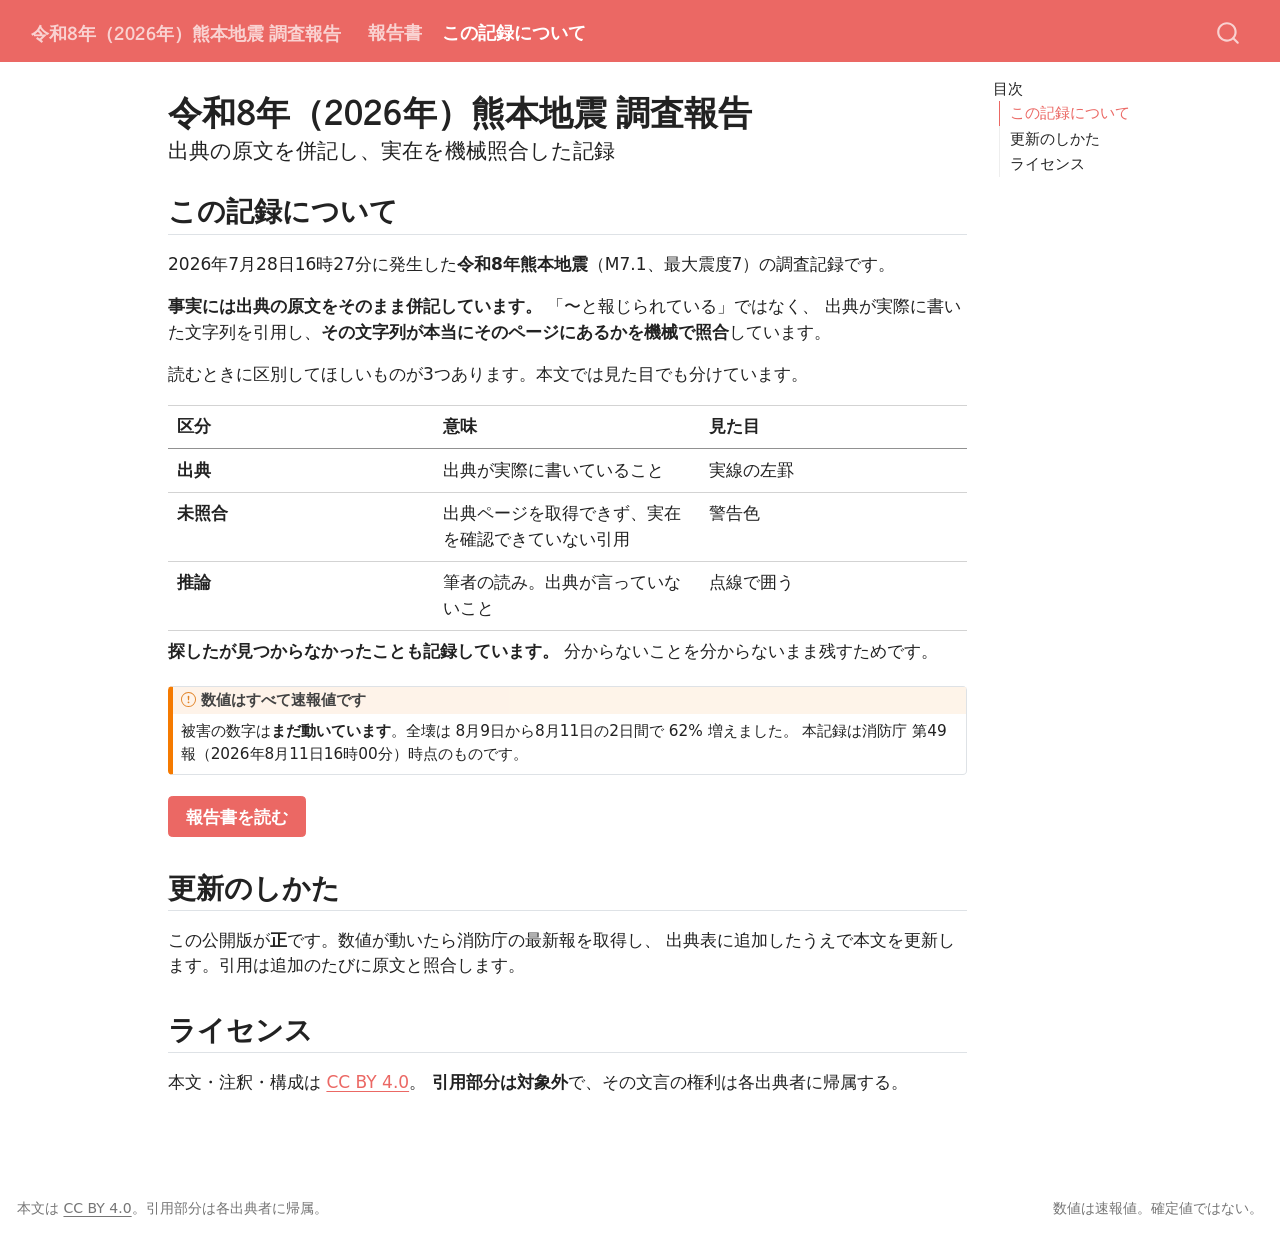
<file: docs/index.html>
<!DOCTYPE html>
<html xmlns="http://www.w3.org/1999/xhtml" lang="ja" xml:lang="ja"><head>

<meta charset="utf-8">
<meta name="generator" content="quarto-1.7.32">

<meta name="viewport" content="width=device-width, initial-scale=1.0, user-scalable=yes">


<title>令和8年（2026年）熊本地震 調査報告</title>
<style>
code{white-space: pre-wrap;}
span.smallcaps{font-variant: small-caps;}
div.columns{display: flex; gap: min(4vw, 1.5em);}
div.column{flex: auto; overflow-x: auto;}
div.hanging-indent{margin-left: 1.5em; text-indent: -1.5em;}
ul.task-list{list-style: none;}
ul.task-list li input[type="checkbox"] {
  width: 0.8em;
  margin: 0 0.8em 0.2em -1em; /* quarto-specific, see https://github.com/quarto-dev/quarto-cli/issues/4556 */ 
  vertical-align: middle;
}
</style>


<script src="site_libs/quarto-nav/quarto-nav.js"></script>
<script src="site_libs/quarto-nav/headroom.min.js"></script>
<script src="site_libs/clipboard/clipboard.min.js"></script>
<script src="site_libs/quarto-search/autocomplete.umd.js"></script>
<script src="site_libs/quarto-search/fuse.min.js"></script>
<script src="site_libs/quarto-search/quarto-search.js"></script>
<meta name="quarto:offset" content="./">
<script src="site_libs/quarto-html/quarto.js" type="module"></script>
<script src="site_libs/quarto-html/tabsets/tabsets.js" type="module"></script>
<script src="site_libs/quarto-html/popper.min.js"></script>
<script src="site_libs/quarto-html/tippy.umd.min.js"></script>
<script src="site_libs/quarto-html/anchor.min.js"></script>
<link href="site_libs/quarto-html/tippy.css" rel="stylesheet">
<link href="site_libs/quarto-html/quarto-syntax-highlighting-37eea08aefeeee20ff55810ff984fec1.css" rel="stylesheet" id="quarto-text-highlighting-styles">
<script src="site_libs/bootstrap/bootstrap.min.js"></script>
<link href="site_libs/bootstrap/bootstrap-icons.css" rel="stylesheet">
<link href="site_libs/bootstrap/bootstrap-4240be2a60f497847d7ca1c77201ac04.min.css" rel="stylesheet" append-hash="true" id="quarto-bootstrap" data-mode="light">
<script id="quarto-search-options" type="application/json">{
  "location": "navbar",
  "copy-button": false,
  "collapse-after": 3,
  "panel-placement": "end",
  "type": "overlay",
  "limit": 50,
  "keyboard-shortcut": [
    "f",
    "/",
    "s"
  ],
  "show-item-context": false,
  "language": {
    "search-no-results-text": "一致なし",
    "search-matching-documents-text": "一致した文書",
    "search-copy-link-title": "検索へのリンクをコピー",
    "search-hide-matches-text": "追加の検索結果を非表示",
    "search-more-match-text": "追加の検索結果",
    "search-more-matches-text": "追加の検索結果",
    "search-clear-button-title": "消去",
    "search-text-placeholder": "",
    "search-detached-cancel-button-title": "取消",
    "search-submit-button-title": "検索",
    "search-label": "サーチ"
  }
}</script>


</head>

<body class="nav-fixed quarto-light">

<div id="quarto-search-results"></div>
  <header id="quarto-header" class="headroom fixed-top">
    <nav class="navbar navbar-expand-lg " data-bs-theme="dark">
      <div class="navbar-container container-fluid">
      <div class="navbar-brand-container mx-auto">
    <a class="navbar-brand" href="./index.html">
    <span class="navbar-title">令和8年（2026年）熊本地震 調査報告</span>
    </a>
  </div>
            <div id="quarto-search" class="" title="サーチ"></div>
          <button class="navbar-toggler" type="button" data-bs-toggle="collapse" data-bs-target="#navbarCollapse" aria-controls="navbarCollapse" role="menu" aria-expanded="false" aria-label="ナビゲーションを切り替える" onclick="if (window.quartoToggleHeadroom) { window.quartoToggleHeadroom(); }">
  <span class="navbar-toggler-icon"></span>
</button>
          <div class="collapse navbar-collapse" id="navbarCollapse">
            <ul class="navbar-nav navbar-nav-scroll me-auto">
  <li class="nav-item">
    <a class="nav-link" href="./reports/kumamoto-2026/index.html"> 
<span class="menu-text">報告書</span></a>
  </li>  
  <li class="nav-item">
    <a class="nav-link active" href="./index.html" aria-current="page"> 
<span class="menu-text">この記録について</span></a>
  </li>  
</ul>
          </div> <!-- /navcollapse -->
            <div class="quarto-navbar-tools">
</div>
      </div> <!-- /container-fluid -->
    </nav>
</header>
<!-- content -->
<div id="quarto-content" class="quarto-container page-columns page-rows-contents page-layout-article page-navbar">
<!-- sidebar -->
<!-- margin-sidebar -->
    <div id="quarto-margin-sidebar" class="sidebar margin-sidebar">
        <nav id="TOC" role="doc-toc" class="toc-active">
    <h2 id="toc-title">目次</h2>
   
  <ul>
  <li><a href="#この記録について" id="toc-この記録について" class="nav-link active" data-scroll-target="#この記録について">この記録について</a></li>
  <li><a href="#更新のしかた" id="toc-更新のしかた" class="nav-link" data-scroll-target="#更新のしかた">更新のしかた</a></li>
  <li><a href="#ライセンス" id="toc-ライセンス" class="nav-link" data-scroll-target="#ライセンス">ライセンス</a></li>
  </ul>
</nav>
    </div>
<!-- main -->
<main class="content" id="quarto-document-content">

<header id="title-block-header" class="quarto-title-block default">
<div class="quarto-title">
<h1 class="title">令和8年（2026年）熊本地震 調査報告</h1>
<p class="subtitle lead">出典の原文を併記し、実在を機械照合した記録</p>
</div>



<div class="quarto-title-meta">

    
  
    
  </div>
  


</header>


<section id="この記録について" class="level2">
<h2 class="anchored" data-anchor-id="この記録について">この記録について</h2>
<p>2026年7月28日16時27分に発生した<strong>令和8年熊本地震</strong>（M7.1、最大震度7）の調査記録です。</p>
<p><strong>事実には出典の原文をそのまま併記しています。</strong> 「〜と報じられている」ではなく、 出典が実際に書いた文字列を引用し、<strong>その文字列が本当にそのページにあるかを機械で照合</strong>しています。</p>
<p>読むときに区別してほしいものが3つあります。本文では見た目でも分けています。</p>
<table class="caption-top table">
<colgroup>
<col style="width: 33%">
<col style="width: 33%">
<col style="width: 33%">
</colgroup>
<thead>
<tr class="header">
<th>区分</th>
<th>意味</th>
<th>見た目</th>
</tr>
</thead>
<tbody>
<tr class="odd">
<td><strong>出典</strong></td>
<td>出典が実際に書いていること</td>
<td>実線の左罫</td>
</tr>
<tr class="even">
<td><strong>未照合</strong></td>
<td>出典ページを取得できず、実在を確認できていない引用</td>
<td>警告色</td>
</tr>
<tr class="odd">
<td><strong>推論</strong></td>
<td>筆者の読み。出典が言っていないこと</td>
<td>点線で囲う</td>
</tr>
</tbody>
</table>
<p><strong>探したが見つからなかったことも記録しています。</strong> 分からないことを分からないまま残すためです。</p>
<div class="callout callout-style-default callout-important callout-titled">
<div class="callout-header d-flex align-content-center">
<div class="callout-icon-container">
<i class="callout-icon"></i>
</div>
<div class="callout-title-container flex-fill">
数値はすべて速報値です
</div>
</div>
<div class="callout-body-container callout-body">
<p>被害の数字は<strong>まだ動いています</strong>。全壊は 8月9日から8月11日の2日間で 62% 増えました。 本記録は消防庁 第49報（2026年8月11日16時00分）時点のものです。</p>
</div>
</div>
<p><a href="./reports/kumamoto-2026/index.html" class="btn btn-primary">報告書を読む</a></p>
</section>
<section id="更新のしかた" class="level2">
<h2 class="anchored" data-anchor-id="更新のしかた">更新のしかた</h2>
<p>この公開版が<strong>正</strong>です。数値が動いたら消防庁の最新報を取得し、 出典表に追加したうえで本文を更新します。引用は追加のたびに原文と照合します。</p>
</section>
<section id="ライセンス" class="level2">
<h2 class="anchored" data-anchor-id="ライセンス">ライセンス</h2>
<p>本文・注釈・構成は <a href="https://creativecommons.org/licenses/by/4.0/">CC BY 4.0</a>。 <strong>引用部分は対象外</strong>で、その文言の権利は各出典者に帰属する。</p>


</section>

</main> <!-- /main -->
<script id="quarto-html-after-body" type="application/javascript">
  window.document.addEventListener("DOMContentLoaded", function (event) {
    const icon = "";
    const anchorJS = new window.AnchorJS();
    anchorJS.options = {
      placement: 'right',
      icon: icon
    };
    anchorJS.add('.anchored');
    const isCodeAnnotation = (el) => {
      for (const clz of el.classList) {
        if (clz.startsWith('code-annotation-')) {                     
          return true;
        }
      }
      return false;
    }
    const onCopySuccess = function(e) {
      // button target
      const button = e.trigger;
      // don't keep focus
      button.blur();
      // flash "checked"
      button.classList.add('code-copy-button-checked');
      var currentTitle = button.getAttribute("title");
      button.setAttribute("title", "コピーしました");
      let tooltip;
      if (window.bootstrap) {
        button.setAttribute("data-bs-toggle", "tooltip");
        button.setAttribute("data-bs-placement", "left");
        button.setAttribute("data-bs-title", "コピーしました");
        tooltip = new bootstrap.Tooltip(button, 
          { trigger: "manual", 
            customClass: "code-copy-button-tooltip",
            offset: [0, -8]});
        tooltip.show();    
      }
      setTimeout(function() {
        if (tooltip) {
          tooltip.hide();
          button.removeAttribute("data-bs-title");
          button.removeAttribute("data-bs-toggle");
          button.removeAttribute("data-bs-placement");
        }
        button.setAttribute("title", currentTitle);
        button.classList.remove('code-copy-button-checked');
      }, 1000);
      // clear code selection
      e.clearSelection();
    }
    const getTextToCopy = function(trigger) {
        const codeEl = trigger.previousElementSibling.cloneNode(true);
        for (const childEl of codeEl.children) {
          if (isCodeAnnotation(childEl)) {
            childEl.remove();
          }
        }
        return codeEl.innerText;
    }
    const clipboard = new window.ClipboardJS('.code-copy-button:not([data-in-quarto-modal])', {
      text: getTextToCopy
    });
    clipboard.on('success', onCopySuccess);
    if (window.document.getElementById('quarto-embedded-source-code-modal')) {
      const clipboardModal = new window.ClipboardJS('.code-copy-button[data-in-quarto-modal]', {
        text: getTextToCopy,
        container: window.document.getElementById('quarto-embedded-source-code-modal')
      });
      clipboardModal.on('success', onCopySuccess);
    }
      var localhostRegex = new RegExp(/^(?:http|https):\/\/localhost\:?[0-9]*\//);
      var mailtoRegex = new RegExp(/^mailto:/);
        var filterRegex = new RegExp("https:\/\/dobachi\.github\.io\/kumamoto-earthquake-2026-report\/");
      var isInternal = (href) => {
          return filterRegex.test(href) || localhostRegex.test(href) || mailtoRegex.test(href);
      }
      // Inspect non-navigation links and adorn them if external
     var links = window.document.querySelectorAll('a[href]:not(.nav-link):not(.navbar-brand):not(.toc-action):not(.sidebar-link):not(.sidebar-item-toggle):not(.pagination-link):not(.no-external):not([aria-hidden]):not(.dropdown-item):not(.quarto-navigation-tool):not(.about-link)');
      for (var i=0; i<links.length; i++) {
        const link = links[i];
        if (!isInternal(link.href)) {
          // undo the damage that might have been done by quarto-nav.js in the case of
          // links that we want to consider external
          if (link.dataset.originalHref !== undefined) {
            link.href = link.dataset.originalHref;
          }
        }
      }
    function tippyHover(el, contentFn, onTriggerFn, onUntriggerFn) {
      const config = {
        allowHTML: true,
        maxWidth: 500,
        delay: 100,
        arrow: false,
        appendTo: function(el) {
            return el.parentElement;
        },
        interactive: true,
        interactiveBorder: 10,
        theme: 'quarto',
        placement: 'bottom-start',
      };
      if (contentFn) {
        config.content = contentFn;
      }
      if (onTriggerFn) {
        config.onTrigger = onTriggerFn;
      }
      if (onUntriggerFn) {
        config.onUntrigger = onUntriggerFn;
      }
      window.tippy(el, config); 
    }
    const noterefs = window.document.querySelectorAll('a[role="doc-noteref"]');
    for (var i=0; i<noterefs.length; i++) {
      const ref = noterefs[i];
      tippyHover(ref, function() {
        // use id or data attribute instead here
        let href = ref.getAttribute('data-footnote-href') || ref.getAttribute('href');
        try { href = new URL(href).hash; } catch {}
        const id = href.replace(/^#\/?/, "");
        const note = window.document.getElementById(id);
        if (note) {
          return note.innerHTML;
        } else {
          return "";
        }
      });
    }
    const xrefs = window.document.querySelectorAll('a.quarto-xref');
    const processXRef = (id, note) => {
      // Strip column container classes
      const stripColumnClz = (el) => {
        el.classList.remove("page-full", "page-columns");
        if (el.children) {
          for (const child of el.children) {
            stripColumnClz(child);
          }
        }
      }
      stripColumnClz(note)
      if (id === null || id.startsWith('sec-')) {
        // Special case sections, only their first couple elements
        const container = document.createElement("div");
        if (note.children && note.children.length > 2) {
          container.appendChild(note.children[0].cloneNode(true));
          for (let i = 1; i < note.children.length; i++) {
            const child = note.children[i];
            if (child.tagName === "P" && child.innerText === "") {
              continue;
            } else {
              container.appendChild(child.cloneNode(true));
              break;
            }
          }
          if (window.Quarto?.typesetMath) {
            window.Quarto.typesetMath(container);
          }
          return container.innerHTML
        } else {
          if (window.Quarto?.typesetMath) {
            window.Quarto.typesetMath(note);
          }
          return note.innerHTML;
        }
      } else {
        // Remove any anchor links if they are present
        const anchorLink = note.querySelector('a.anchorjs-link');
        if (anchorLink) {
          anchorLink.remove();
        }
        if (window.Quarto?.typesetMath) {
          window.Quarto.typesetMath(note);
        }
        if (note.classList.contains("callout")) {
          return note.outerHTML;
        } else {
          return note.innerHTML;
        }
      }
    }
    for (var i=0; i<xrefs.length; i++) {
      const xref = xrefs[i];
      tippyHover(xref, undefined, function(instance) {
        instance.disable();
        let url = xref.getAttribute('href');
        let hash = undefined; 
        if (url.startsWith('#')) {
          hash = url;
        } else {
          try { hash = new URL(url).hash; } catch {}
        }
        if (hash) {
          const id = hash.replace(/^#\/?/, "");
          const note = window.document.getElementById(id);
          if (note !== null) {
            try {
              const html = processXRef(id, note.cloneNode(true));
              instance.setContent(html);
            } finally {
              instance.enable();
              instance.show();
            }
          } else {
            // See if we can fetch this
            fetch(url.split('#')[0])
            .then(res => res.text())
            .then(html => {
              const parser = new DOMParser();
              const htmlDoc = parser.parseFromString(html, "text/html");
              const note = htmlDoc.getElementById(id);
              if (note !== null) {
                const html = processXRef(id, note);
                instance.setContent(html);
              } 
            }).finally(() => {
              instance.enable();
              instance.show();
            });
          }
        } else {
          // See if we can fetch a full url (with no hash to target)
          // This is a special case and we should probably do some content thinning / targeting
          fetch(url)
          .then(res => res.text())
          .then(html => {
            const parser = new DOMParser();
            const htmlDoc = parser.parseFromString(html, "text/html");
            const note = htmlDoc.querySelector('main.content');
            if (note !== null) {
              // This should only happen for chapter cross references
              // (since there is no id in the URL)
              // remove the first header
              if (note.children.length > 0 && note.children[0].tagName === "HEADER") {
                note.children[0].remove();
              }
              const html = processXRef(null, note);
              instance.setContent(html);
            } 
          }).finally(() => {
            instance.enable();
            instance.show();
          });
        }
      }, function(instance) {
      });
    }
        let selectedAnnoteEl;
        const selectorForAnnotation = ( cell, annotation) => {
          let cellAttr = 'data-code-cell="' + cell + '"';
          let lineAttr = 'data-code-annotation="' +  annotation + '"';
          const selector = 'span[' + cellAttr + '][' + lineAttr + ']';
          return selector;
        }
        const selectCodeLines = (annoteEl) => {
          const doc = window.document;
          const targetCell = annoteEl.getAttribute("data-target-cell");
          const targetAnnotation = annoteEl.getAttribute("data-target-annotation");
          const annoteSpan = window.document.querySelector(selectorForAnnotation(targetCell, targetAnnotation));
          const lines = annoteSpan.getAttribute("data-code-lines").split(",");
          const lineIds = lines.map((line) => {
            return targetCell + "-" + line;
          })
          let top = null;
          let height = null;
          let parent = null;
          if (lineIds.length > 0) {
              //compute the position of the single el (top and bottom and make a div)
              const el = window.document.getElementById(lineIds[0]);
              top = el.offsetTop;
              height = el.offsetHeight;
              parent = el.parentElement.parentElement;
            if (lineIds.length > 1) {
              const lastEl = window.document.getElementById(lineIds[lineIds.length - 1]);
              const bottom = lastEl.offsetTop + lastEl.offsetHeight;
              height = bottom - top;
            }
            if (top !== null && height !== null && parent !== null) {
              // cook up a div (if necessary) and position it 
              let div = window.document.getElementById("code-annotation-line-highlight");
              if (div === null) {
                div = window.document.createElement("div");
                div.setAttribute("id", "code-annotation-line-highlight");
                div.style.position = 'absolute';
                parent.appendChild(div);
              }
              div.style.top = top - 2 + "px";
              div.style.height = height + 4 + "px";
              div.style.left = 0;
              let gutterDiv = window.document.getElementById("code-annotation-line-highlight-gutter");
              if (gutterDiv === null) {
                gutterDiv = window.document.createElement("div");
                gutterDiv.setAttribute("id", "code-annotation-line-highlight-gutter");
                gutterDiv.style.position = 'absolute';
                const codeCell = window.document.getElementById(targetCell);
                const gutter = codeCell.querySelector('.code-annotation-gutter');
                gutter.appendChild(gutterDiv);
              }
              gutterDiv.style.top = top - 2 + "px";
              gutterDiv.style.height = height + 4 + "px";
            }
            selectedAnnoteEl = annoteEl;
          }
        };
        const unselectCodeLines = () => {
          const elementsIds = ["code-annotation-line-highlight", "code-annotation-line-highlight-gutter"];
          elementsIds.forEach((elId) => {
            const div = window.document.getElementById(elId);
            if (div) {
              div.remove();
            }
          });
          selectedAnnoteEl = undefined;
        };
          // Handle positioning of the toggle
      window.addEventListener(
        "resize",
        throttle(() => {
          elRect = undefined;
          if (selectedAnnoteEl) {
            selectCodeLines(selectedAnnoteEl);
          }
        }, 10)
      );
      function throttle(fn, ms) {
      let throttle = false;
      let timer;
        return (...args) => {
          if(!throttle) { // first call gets through
              fn.apply(this, args);
              throttle = true;
          } else { // all the others get throttled
              if(timer) clearTimeout(timer); // cancel #2
              timer = setTimeout(() => {
                fn.apply(this, args);
                timer = throttle = false;
              }, ms);
          }
        };
      }
        // Attach click handler to the DT
        const annoteDls = window.document.querySelectorAll('dt[data-target-cell]');
        for (const annoteDlNode of annoteDls) {
          annoteDlNode.addEventListener('click', (event) => {
            const clickedEl = event.target;
            if (clickedEl !== selectedAnnoteEl) {
              unselectCodeLines();
              const activeEl = window.document.querySelector('dt[data-target-cell].code-annotation-active');
              if (activeEl) {
                activeEl.classList.remove('code-annotation-active');
              }
              selectCodeLines(clickedEl);
              clickedEl.classList.add('code-annotation-active');
            } else {
              // Unselect the line
              unselectCodeLines();
              clickedEl.classList.remove('code-annotation-active');
            }
          });
        }
    const findCites = (el) => {
      const parentEl = el.parentElement;
      if (parentEl) {
        const cites = parentEl.dataset.cites;
        if (cites) {
          return {
            el,
            cites: cites.split(' ')
          };
        } else {
          return findCites(el.parentElement)
        }
      } else {
        return undefined;
      }
    };
    var bibliorefs = window.document.querySelectorAll('a[role="doc-biblioref"]');
    for (var i=0; i<bibliorefs.length; i++) {
      const ref = bibliorefs[i];
      const citeInfo = findCites(ref);
      if (citeInfo) {
        tippyHover(citeInfo.el, function() {
          var popup = window.document.createElement('div');
          citeInfo.cites.forEach(function(cite) {
            var citeDiv = window.document.createElement('div');
            citeDiv.classList.add('hanging-indent');
            citeDiv.classList.add('csl-entry');
            var biblioDiv = window.document.getElementById('ref-' + cite);
            if (biblioDiv) {
              citeDiv.innerHTML = biblioDiv.innerHTML;
            }
            popup.appendChild(citeDiv);
          });
          return popup.innerHTML;
        });
      }
    }
  });
  </script>
</div> <!-- /content -->
<footer class="footer">
  <div class="nav-footer">
    <div class="nav-footer-left">
<p>本文は <a href="https://creativecommons.org/licenses/by/4.0/">CC BY 4.0</a>。引用部分は各出典者に帰属。</p>
</div>   
    <div class="nav-footer-center">
      &nbsp;
    </div>
    <div class="nav-footer-right">
<p>数値は速報値。確定値ではない。</p>
</div>
  </div>
</footer>




</body></html>
</file>
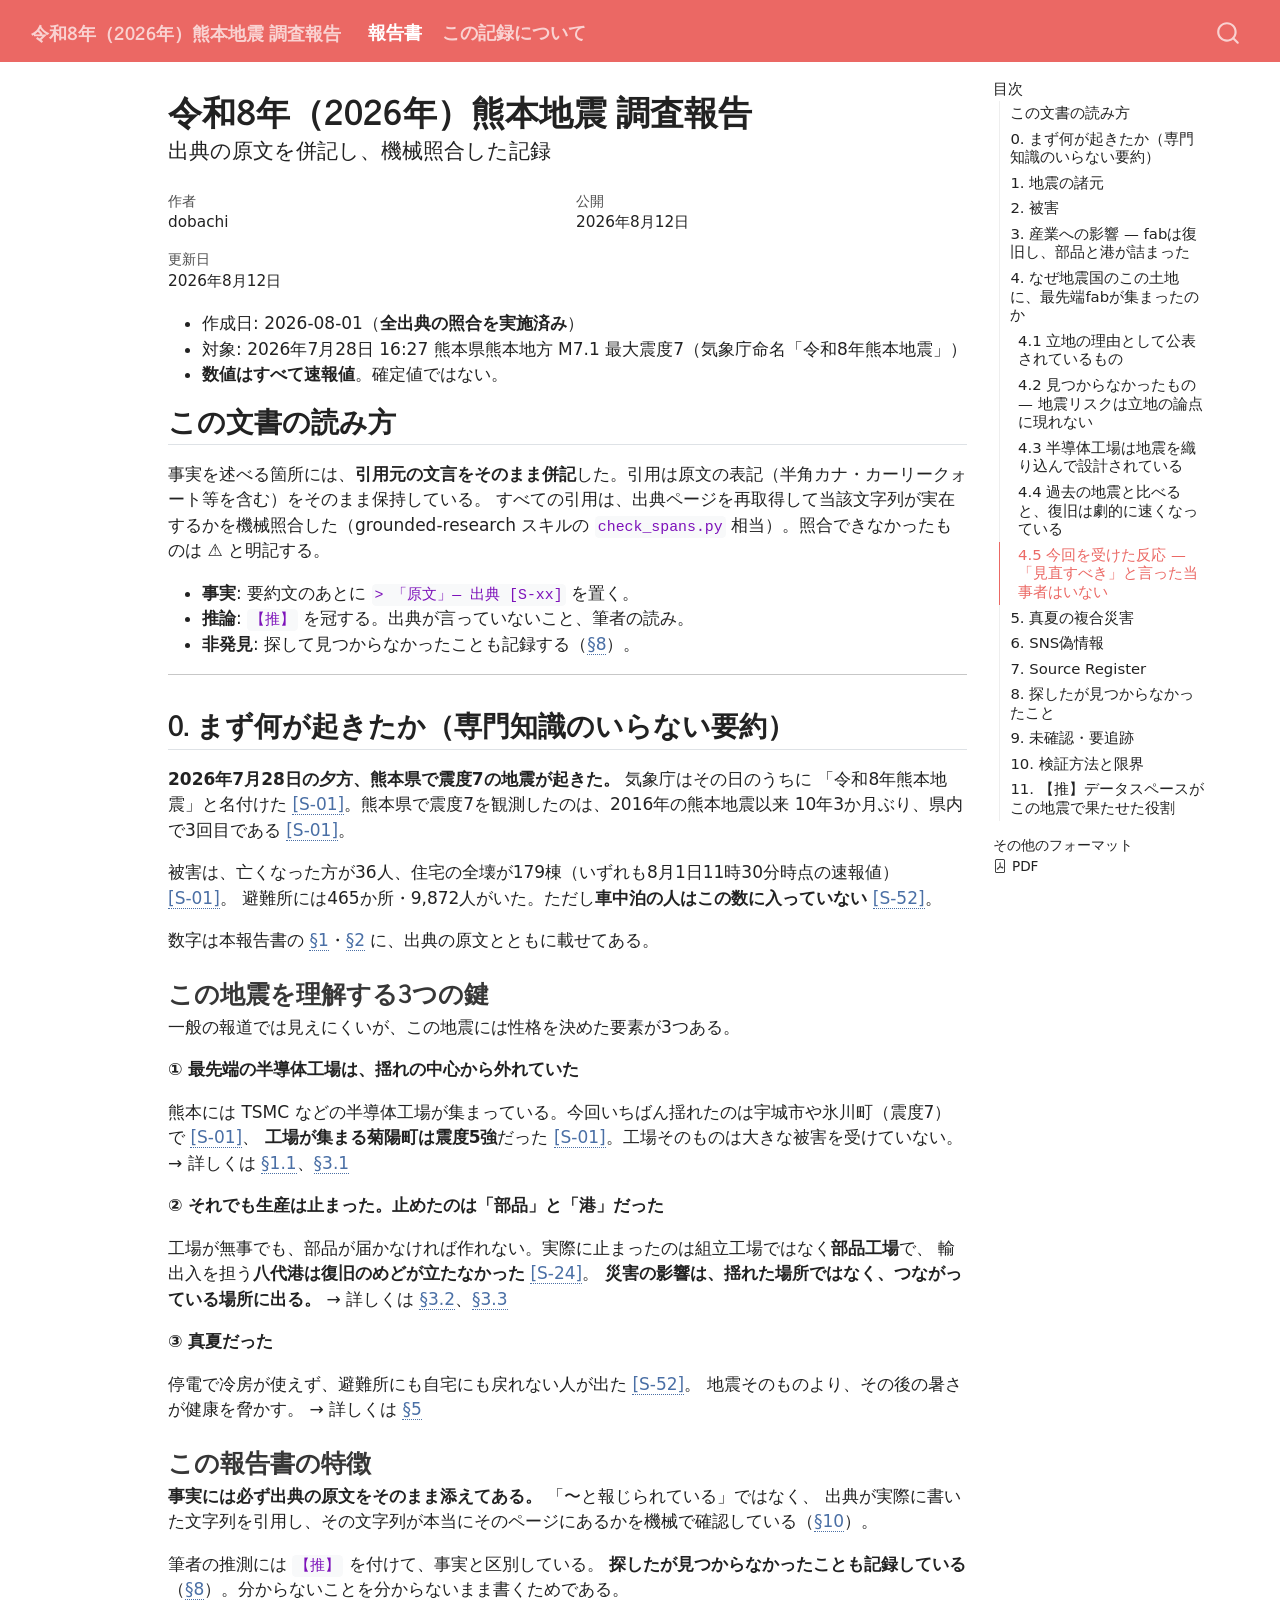
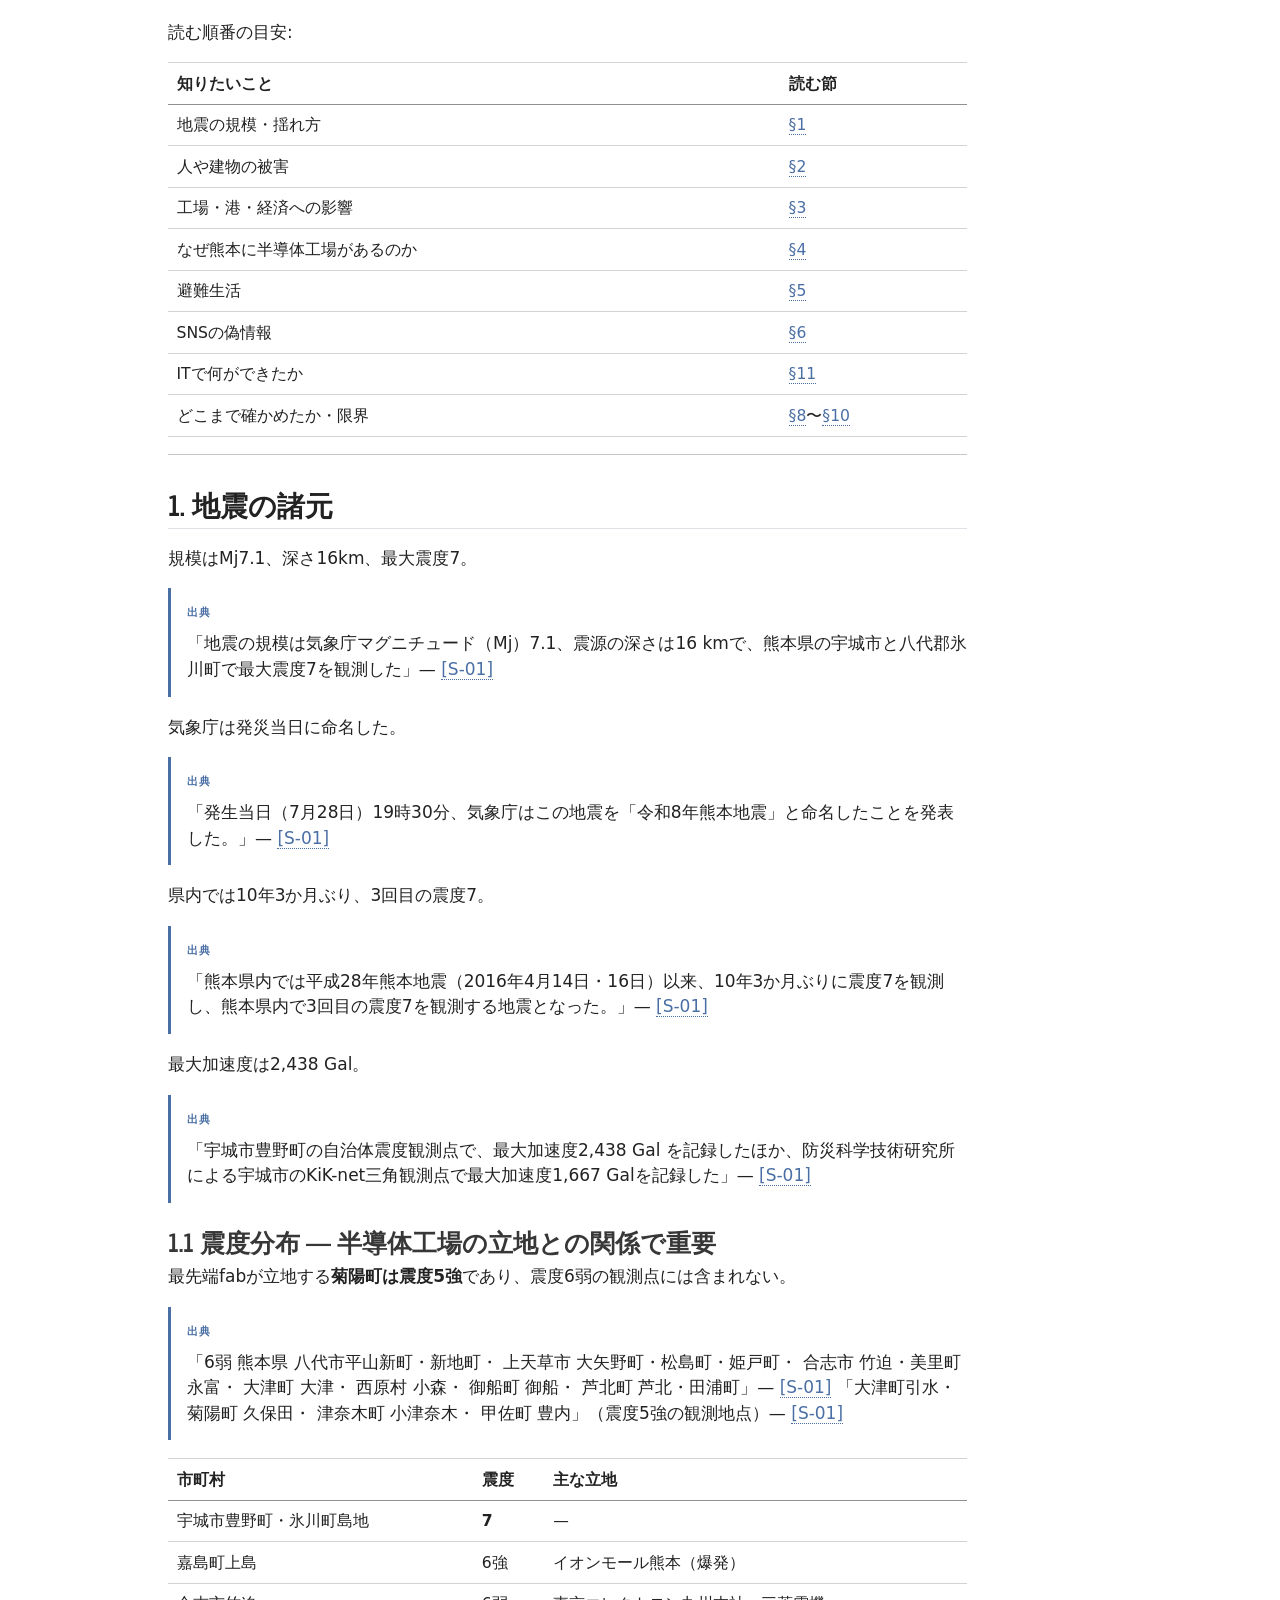
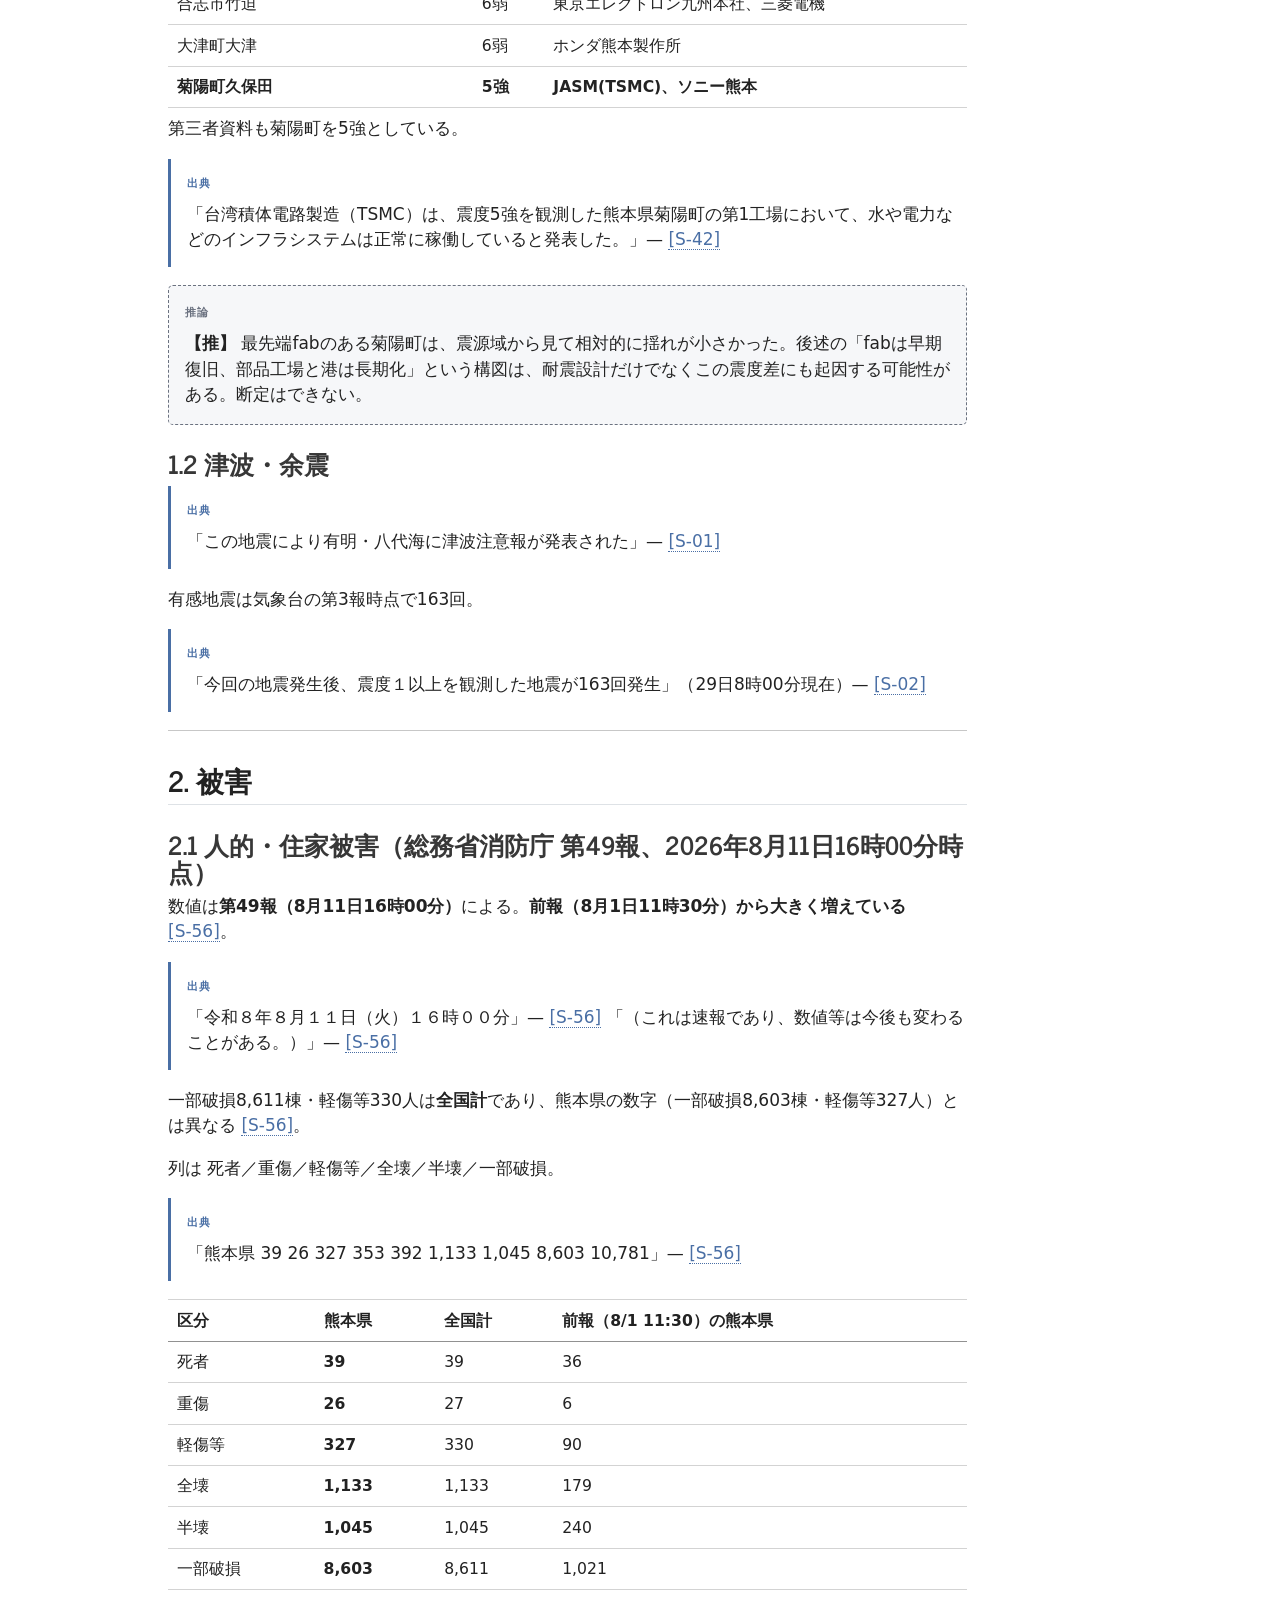
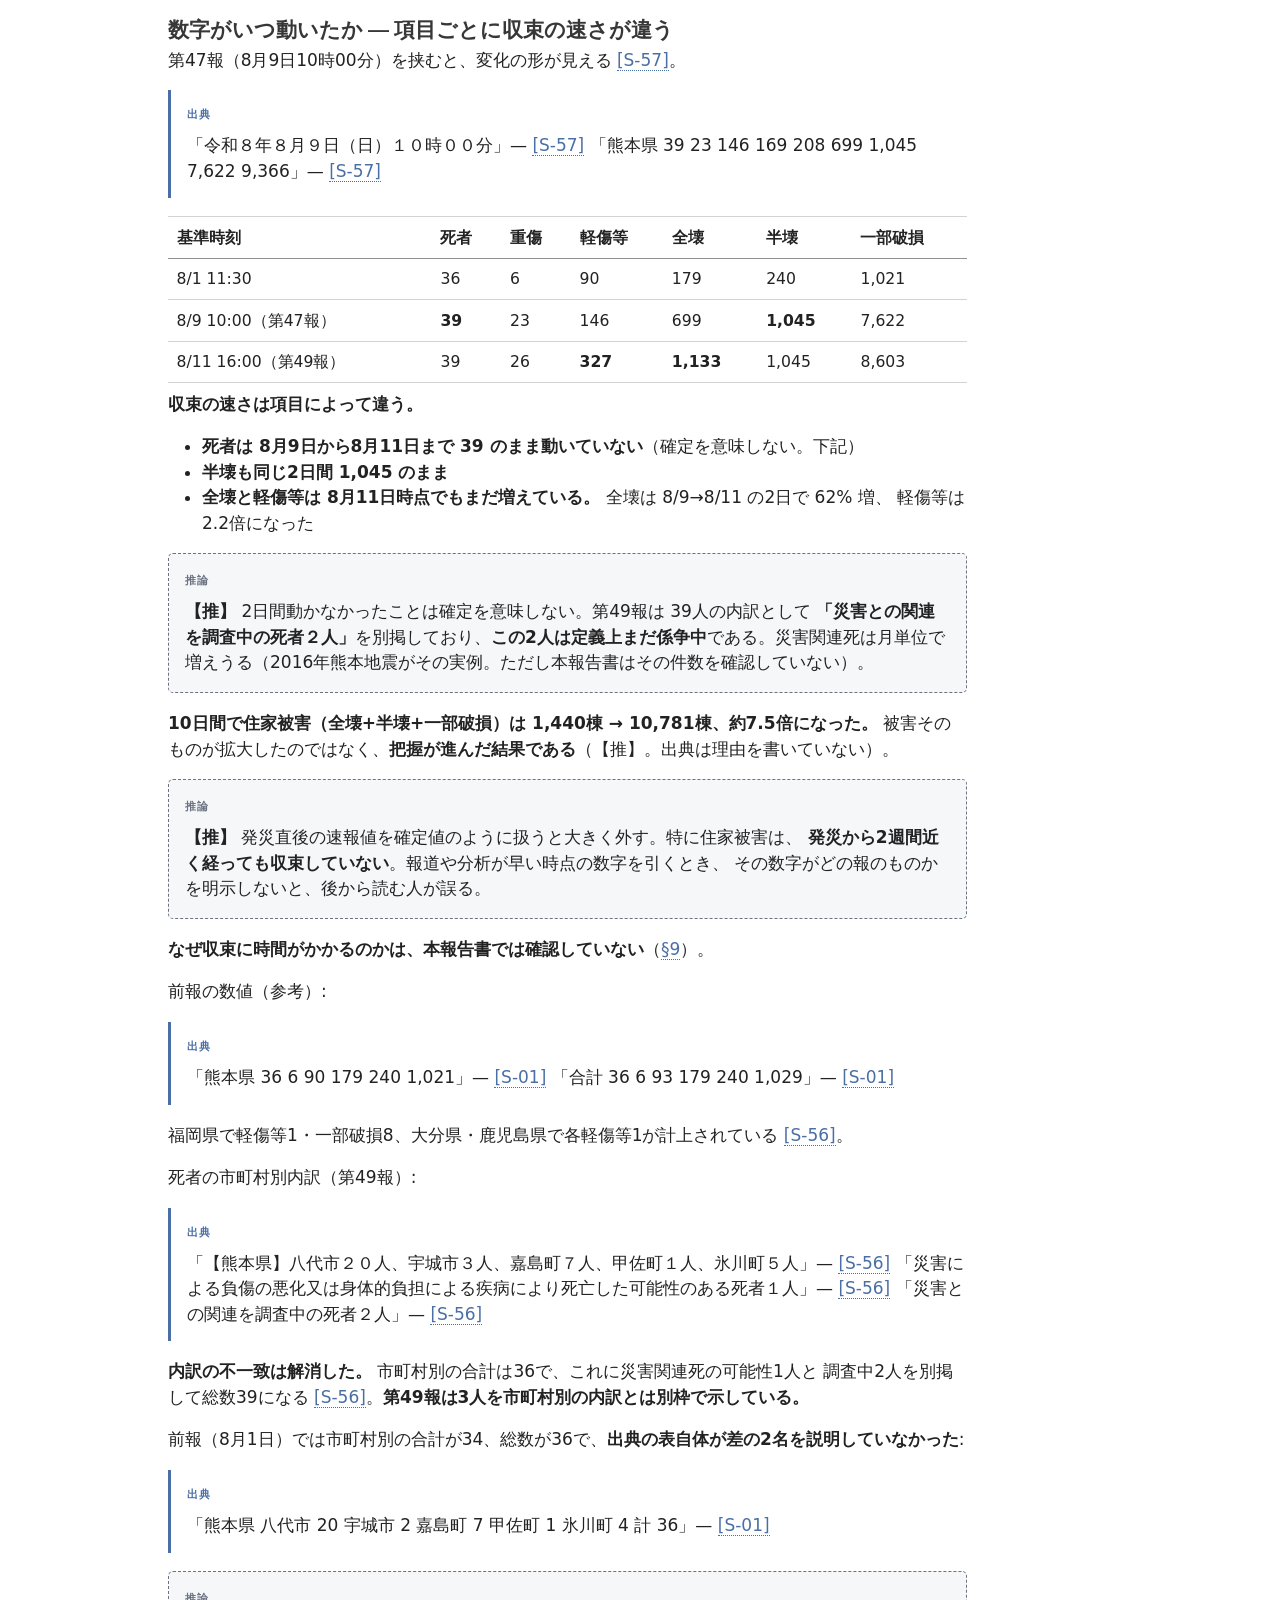
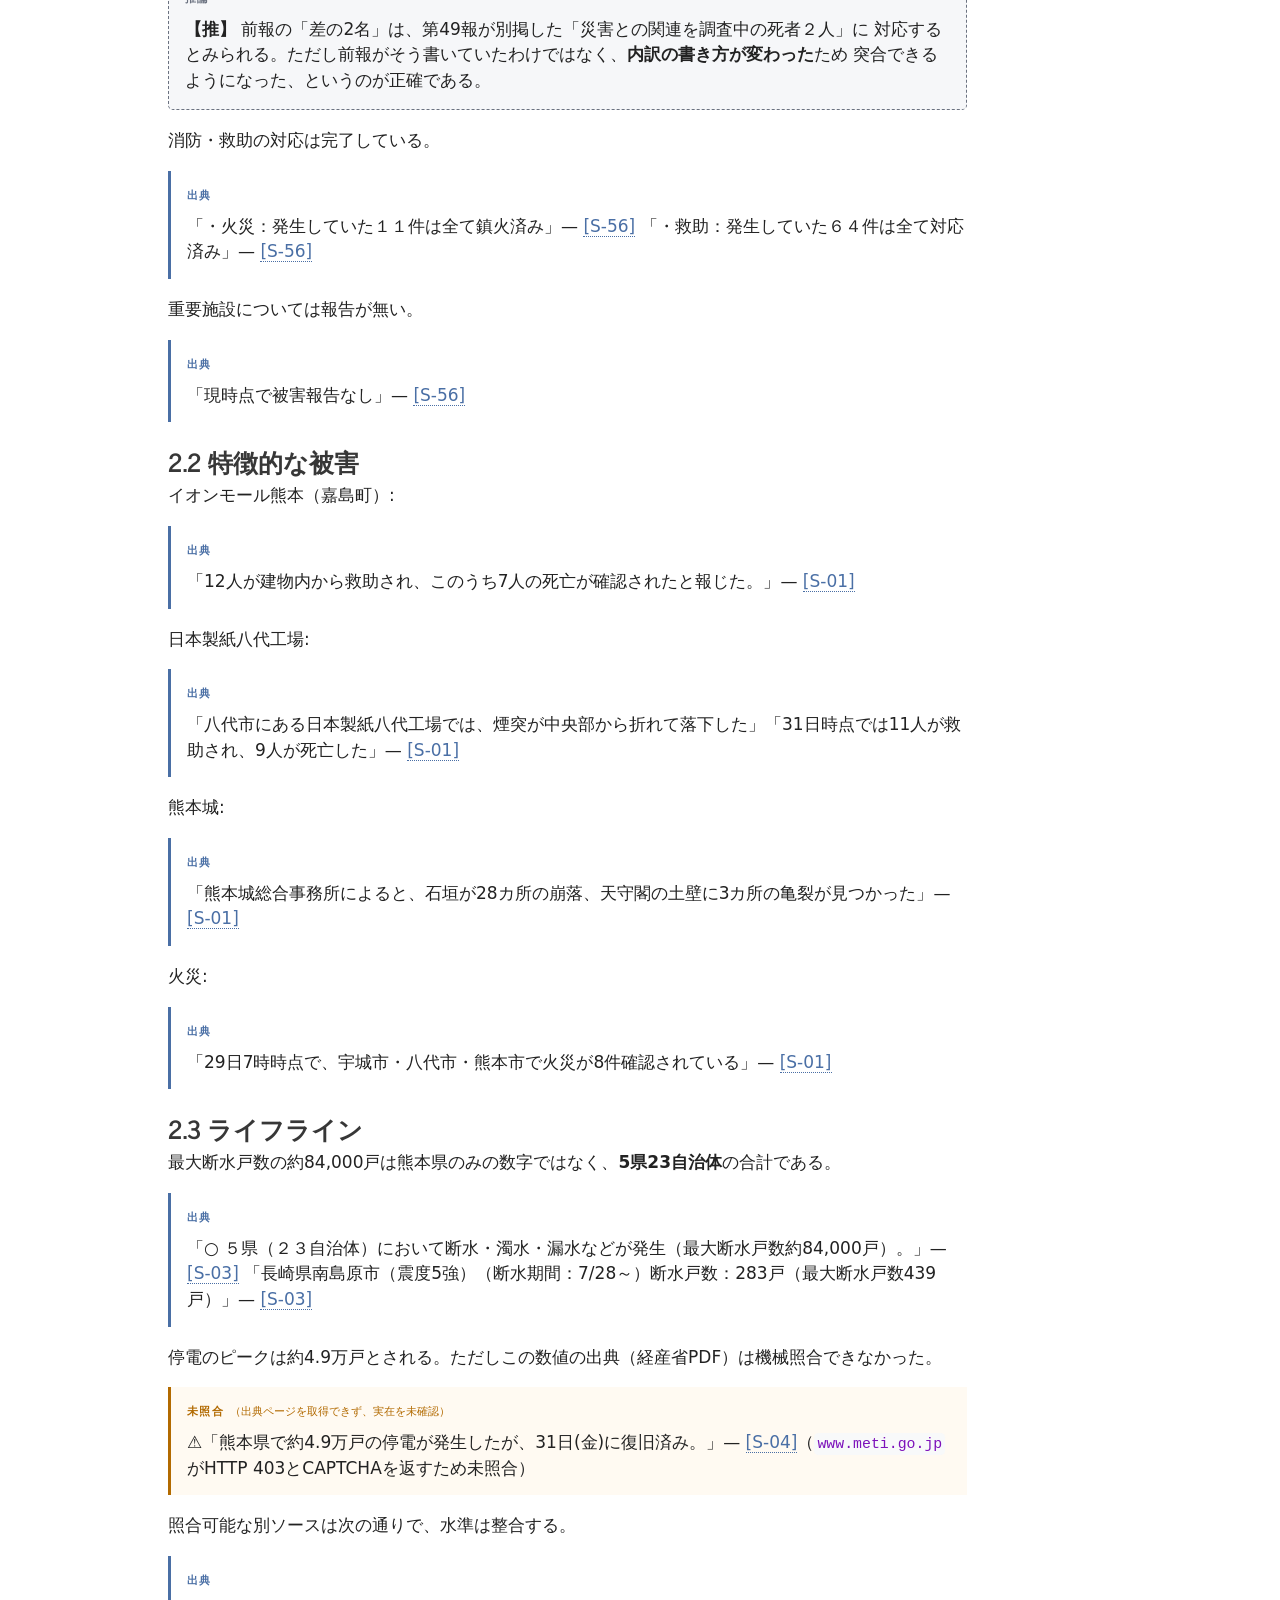
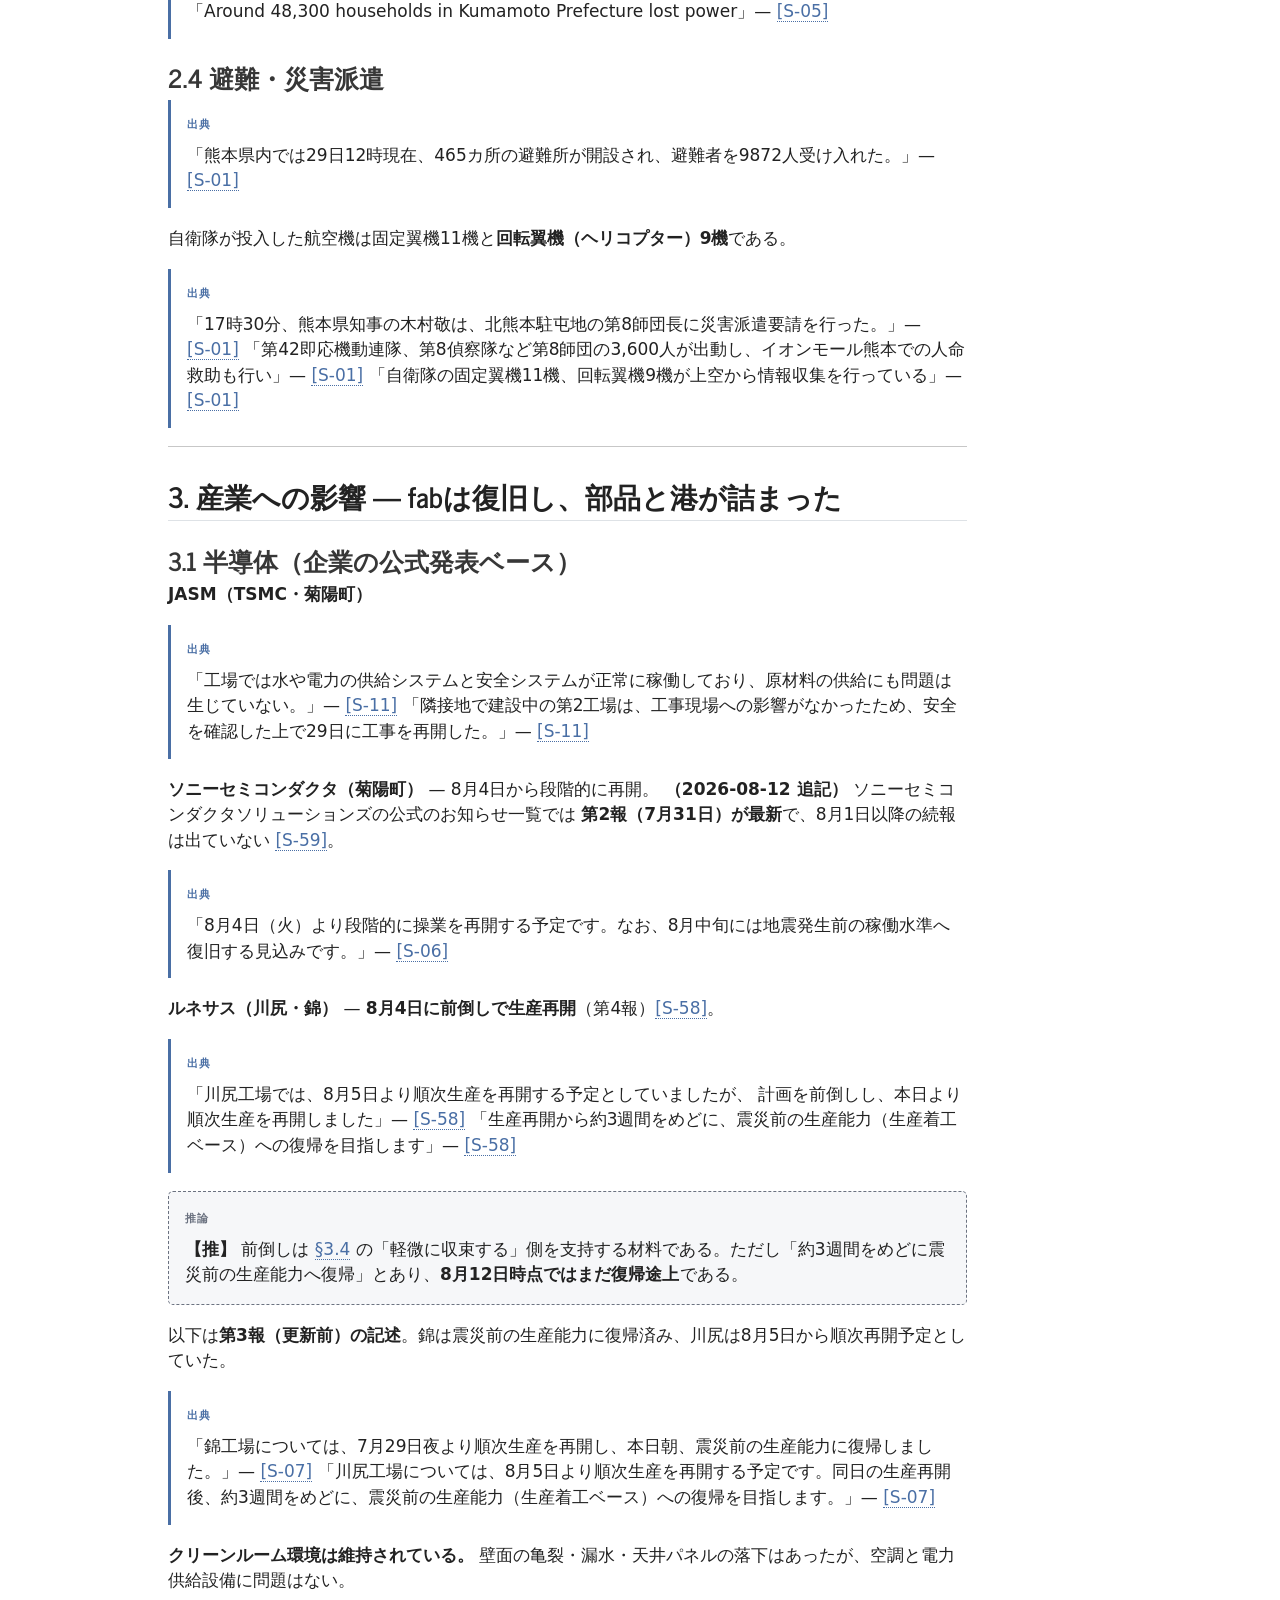
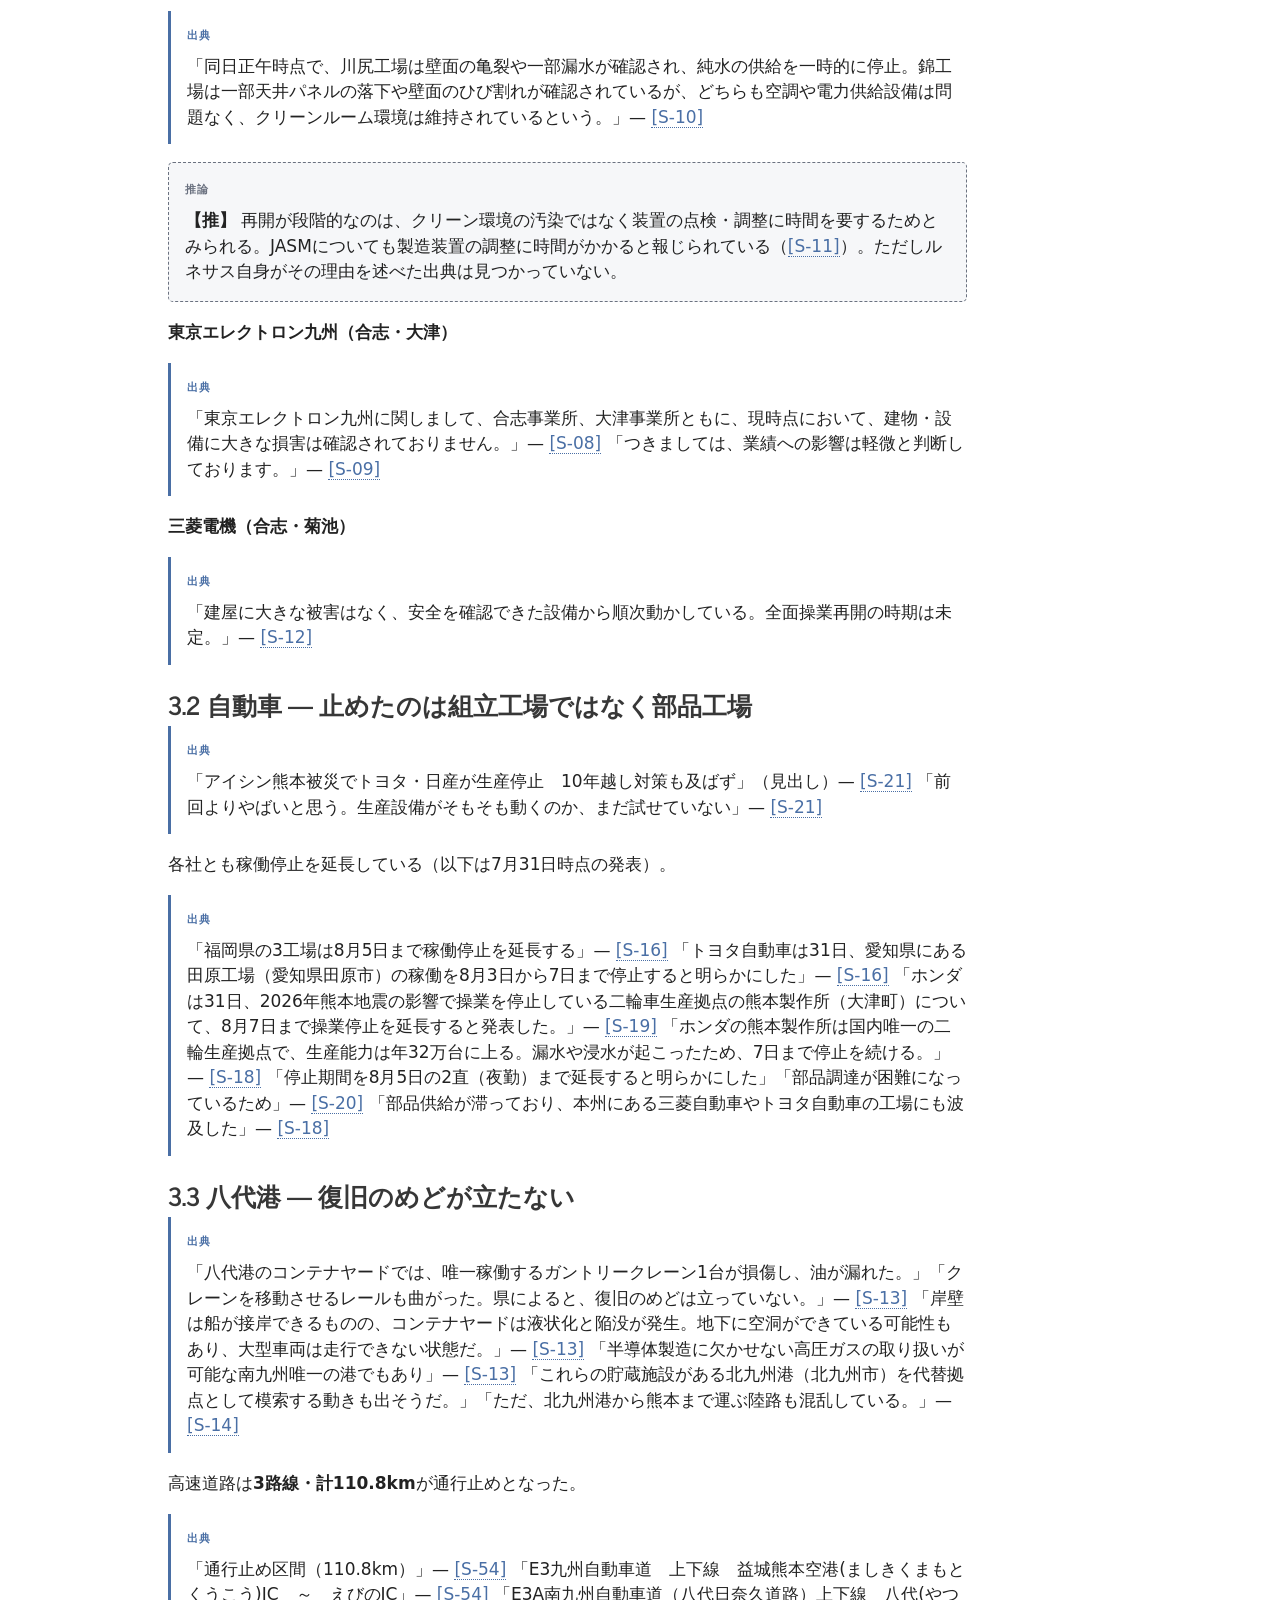
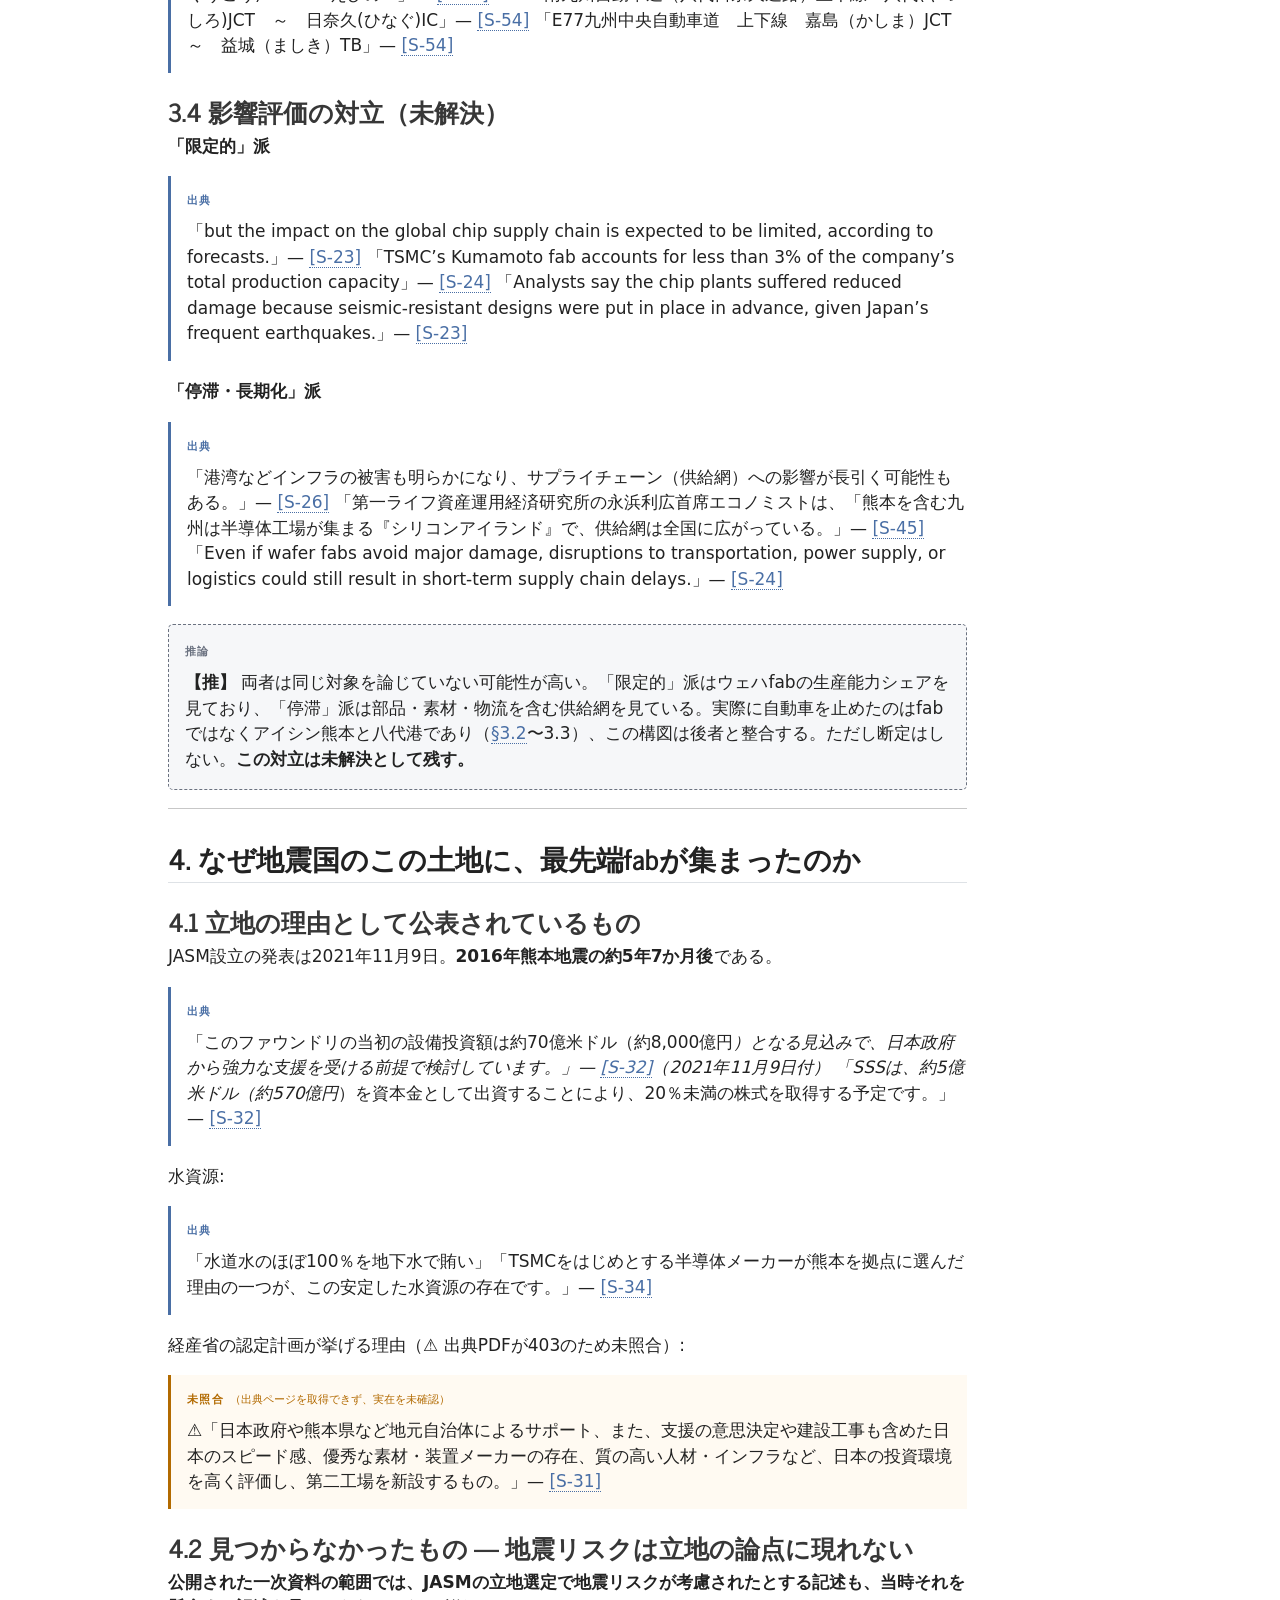
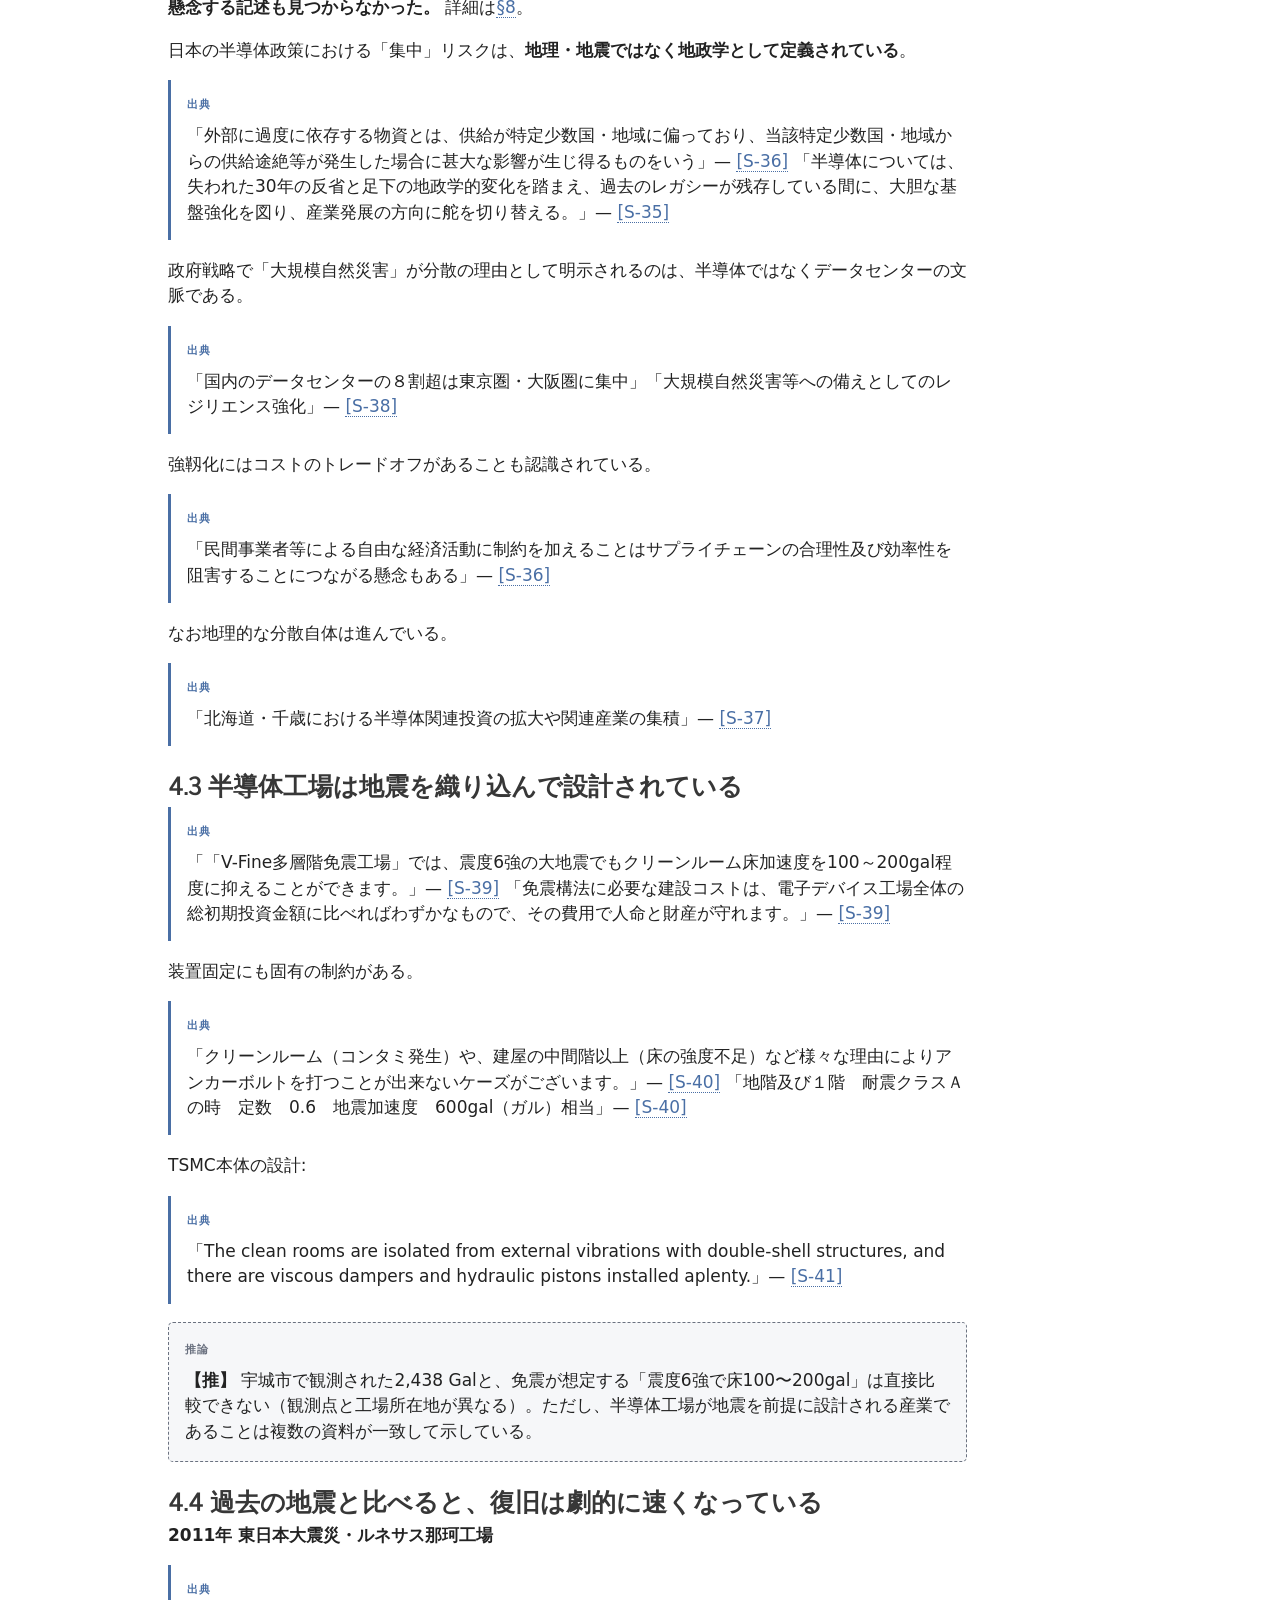
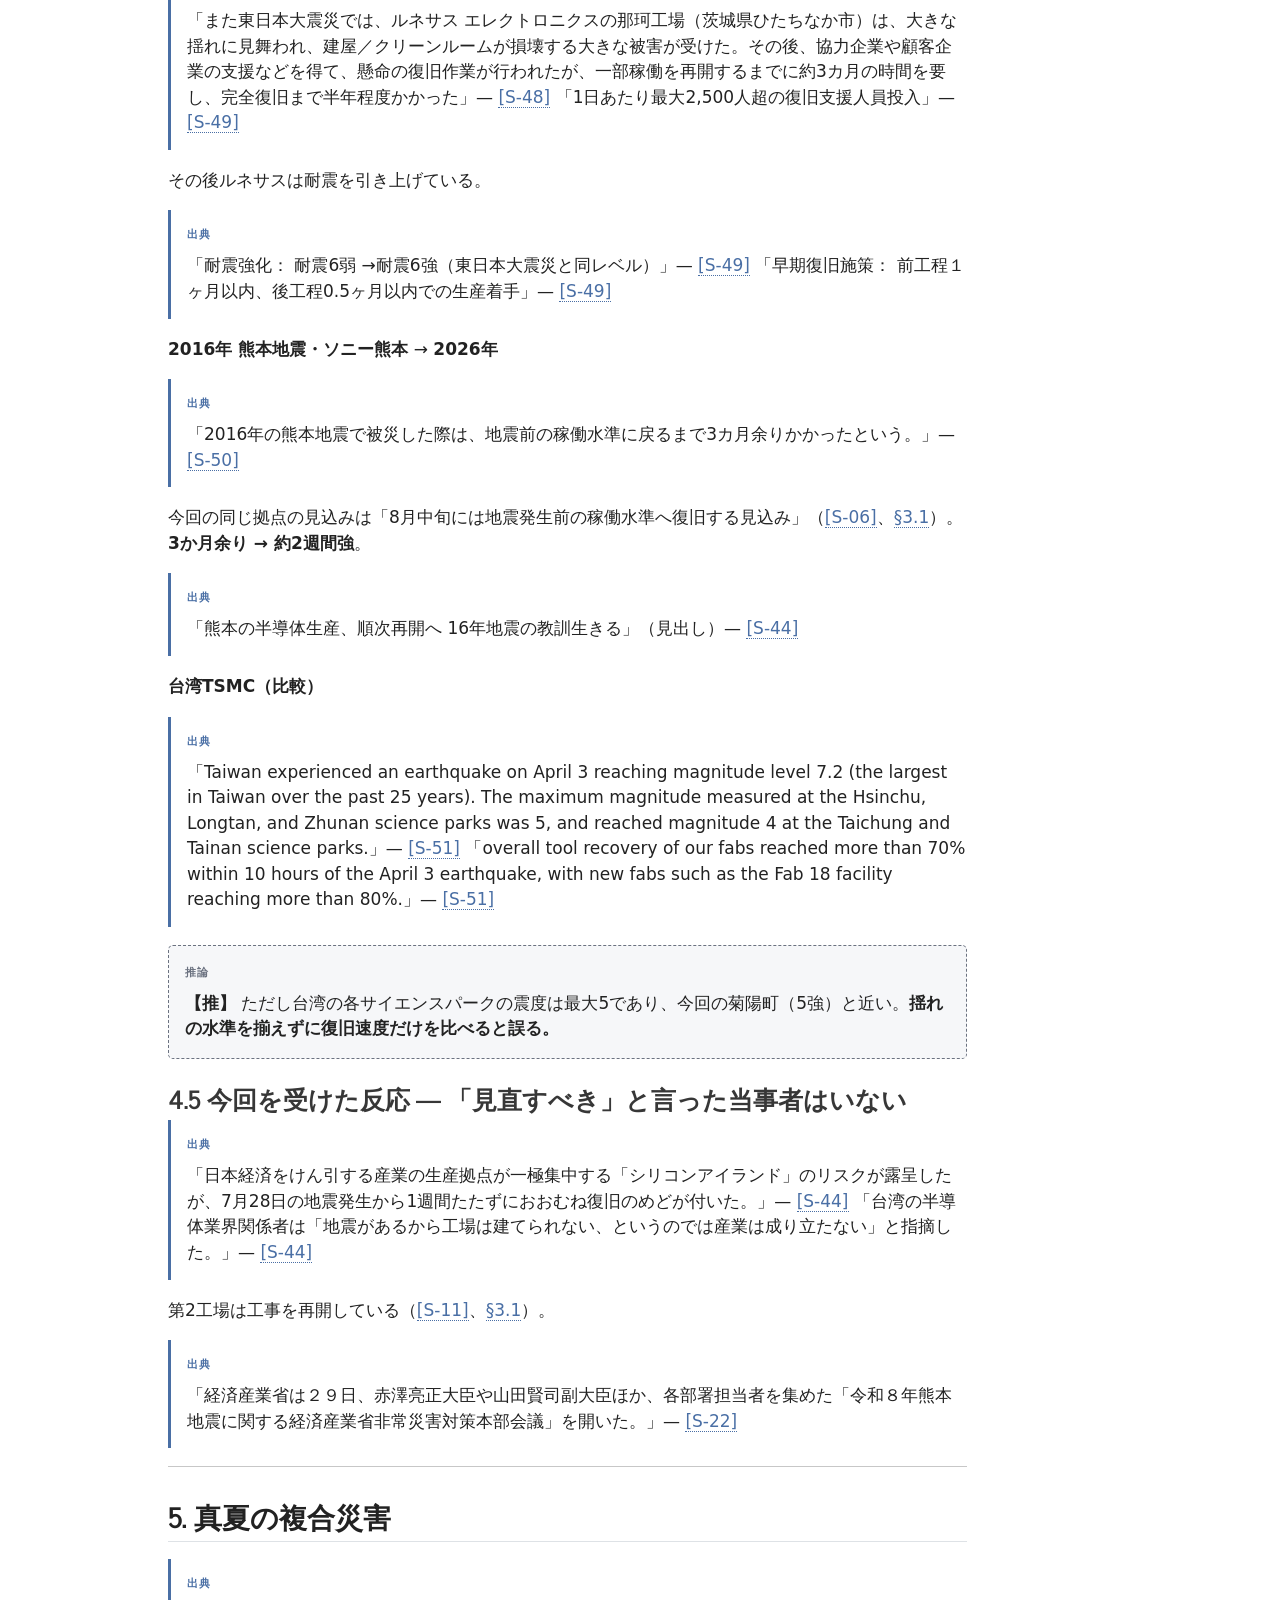
<file: docs/reports/kumamoto-2026/index.html>
<!DOCTYPE html>
<html xmlns="http://www.w3.org/1999/xhtml" lang="ja" xml:lang="ja"><head>

<meta charset="utf-8">
<meta name="generator" content="quarto-1.7.32">

<meta name="viewport" content="width=device-width, initial-scale=1.0, user-scalable=yes">

<meta name="author" content="dobachi">

<title>令和8年（2026年）熊本地震 調査報告</title>
<style>
code{white-space: pre-wrap;}
span.smallcaps{font-variant: small-caps;}
div.columns{display: flex; gap: min(4vw, 1.5em);}
div.column{flex: auto; overflow-x: auto;}
div.hanging-indent{margin-left: 1.5em; text-indent: -1.5em;}
ul.task-list{list-style: none;}
ul.task-list li input[type="checkbox"] {
  width: 0.8em;
  margin: 0 0.8em 0.2em -1em; /* quarto-specific, see https://github.com/quarto-dev/quarto-cli/issues/4556 */ 
  vertical-align: middle;
}
/* CSS for syntax highlighting */
html { -webkit-text-size-adjust: 100%; }
pre > code.sourceCode { white-space: pre; position: relative; }
pre > code.sourceCode > span { display: inline-block; line-height: 1.25; }
pre > code.sourceCode > span:empty { height: 1.2em; }
.sourceCode { overflow: visible; }
code.sourceCode > span { color: inherit; text-decoration: inherit; }
div.sourceCode { margin: 1em 0; }
pre.sourceCode { margin: 0; }
@media screen {
div.sourceCode { overflow: auto; }
}
@media print {
pre > code.sourceCode { white-space: pre-wrap; }
pre > code.sourceCode > span { text-indent: -5em; padding-left: 5em; }
}
pre.numberSource code
  { counter-reset: source-line 0; }
pre.numberSource code > span
  { position: relative; left: -4em; counter-increment: source-line; }
pre.numberSource code > span > a:first-child::before
  { content: counter(source-line);
    position: relative; left: -1em; text-align: right; vertical-align: baseline;
    border: none; display: inline-block;
    -webkit-touch-callout: none; -webkit-user-select: none;
    -khtml-user-select: none; -moz-user-select: none;
    -ms-user-select: none; user-select: none;
    padding: 0 4px; width: 4em;
  }
pre.numberSource { margin-left: 3em;  padding-left: 4px; }
div.sourceCode
  {   }
@media screen {
pre > code.sourceCode > span > a:first-child::before { text-decoration: underline; }
}
</style>


<script src="../../site_libs/quarto-nav/quarto-nav.js"></script>
<script src="../../site_libs/quarto-nav/headroom.min.js"></script>
<script src="../../site_libs/clipboard/clipboard.min.js"></script>
<script src="../../site_libs/quarto-search/autocomplete.umd.js"></script>
<script src="../../site_libs/quarto-search/fuse.min.js"></script>
<script src="../../site_libs/quarto-search/quarto-search.js"></script>
<meta name="quarto:offset" content="../../">
<script src="../../site_libs/quarto-html/quarto.js" type="module"></script>
<script src="../../site_libs/quarto-html/tabsets/tabsets.js" type="module"></script>
<script src="../../site_libs/quarto-html/popper.min.js"></script>
<script src="../../site_libs/quarto-html/tippy.umd.min.js"></script>
<script src="../../site_libs/quarto-html/anchor.min.js"></script>
<link href="../../site_libs/quarto-html/tippy.css" rel="stylesheet">
<link href="../../site_libs/quarto-html/quarto-syntax-highlighting-37eea08aefeeee20ff55810ff984fec1.css" rel="stylesheet" id="quarto-text-highlighting-styles">
<script src="../../site_libs/bootstrap/bootstrap.min.js"></script>
<link href="../../site_libs/bootstrap/bootstrap-icons.css" rel="stylesheet">
<link href="../../site_libs/bootstrap/bootstrap-4240be2a60f497847d7ca1c77201ac04.min.css" rel="stylesheet" append-hash="true" id="quarto-bootstrap" data-mode="light">
<script id="quarto-search-options" type="application/json">{
  "location": "navbar",
  "copy-button": false,
  "collapse-after": 3,
  "panel-placement": "end",
  "type": "overlay",
  "limit": 50,
  "keyboard-shortcut": [
    "f",
    "/",
    "s"
  ],
  "show-item-context": false,
  "language": {
    "search-no-results-text": "一致なし",
    "search-matching-documents-text": "一致した文書",
    "search-copy-link-title": "検索へのリンクをコピー",
    "search-hide-matches-text": "追加の検索結果を非表示",
    "search-more-match-text": "追加の検索結果",
    "search-more-matches-text": "追加の検索結果",
    "search-clear-button-title": "消去",
    "search-text-placeholder": "",
    "search-detached-cancel-button-title": "取消",
    "search-submit-button-title": "検索",
    "search-label": "サーチ"
  }
}</script>


<link rel="stylesheet" href="styles/evidence.css">
</head>

<body class="nav-fixed quarto-light">

<div id="quarto-search-results"></div>
  <header id="quarto-header" class="headroom fixed-top">
    <nav class="navbar navbar-expand-lg " data-bs-theme="dark">
      <div class="navbar-container container-fluid">
      <div class="navbar-brand-container mx-auto">
    <a class="navbar-brand" href="../../index.html">
    <span class="navbar-title">令和8年（2026年）熊本地震 調査報告</span>
    </a>
  </div>
            <div id="quarto-search" class="" title="サーチ"></div>
          <button class="navbar-toggler" type="button" data-bs-toggle="collapse" data-bs-target="#navbarCollapse" aria-controls="navbarCollapse" role="menu" aria-expanded="false" aria-label="ナビゲーションを切り替える" onclick="if (window.quartoToggleHeadroom) { window.quartoToggleHeadroom(); }">
  <span class="navbar-toggler-icon"></span>
</button>
          <div class="collapse navbar-collapse" id="navbarCollapse">
            <ul class="navbar-nav navbar-nav-scroll me-auto">
  <li class="nav-item">
    <a class="nav-link active" href="../../reports/kumamoto-2026/index.html" aria-current="page"> 
<span class="menu-text">報告書</span></a>
  </li>  
  <li class="nav-item">
    <a class="nav-link" href="../../index.html"> 
<span class="menu-text">この記録について</span></a>
  </li>  
</ul>
          </div> <!-- /navcollapse -->
            <div class="quarto-navbar-tools">
</div>
      </div> <!-- /container-fluid -->
    </nav>
</header>
<!-- content -->
<div id="quarto-content" class="quarto-container page-columns page-rows-contents page-layout-article page-navbar">
<!-- sidebar -->
<!-- margin-sidebar -->
    <div id="quarto-margin-sidebar" class="sidebar margin-sidebar">
        <nav id="TOC" role="doc-toc" class="toc-active">
    <h2 id="toc-title">目次</h2>
   
  <ul>
  <li><a href="#この文書の読み方" id="toc-この文書の読み方" class="nav-link active" data-scroll-target="#この文書の読み方">この文書の読み方</a></li>
  <li><a href="#まず何が起きたか専門知識のいらない要約" id="toc-まず何が起きたか専門知識のいらない要約" class="nav-link" data-scroll-target="#まず何が起きたか専門知識のいらない要約">0. まず何が起きたか（専門知識のいらない要約）</a>
  <ul class="collapse">
  <li><a href="#この地震を理解する3つの鍵" id="toc-この地震を理解する3つの鍵" class="nav-link" data-scroll-target="#この地震を理解する3つの鍵">この地震を理解する3つの鍵</a></li>
  <li><a href="#この報告書の特徴" id="toc-この報告書の特徴" class="nav-link" data-scroll-target="#この報告書の特徴">この報告書の特徴</a></li>
  </ul></li>
  <li><a href="#地震の諸元" id="toc-地震の諸元" class="nav-link" data-scroll-target="#地震の諸元">1. 地震の諸元</a>
  <ul class="collapse">
  <li><a href="#震度分布-半導体工場の立地との関係で重要" id="toc-震度分布-半導体工場の立地との関係で重要" class="nav-link" data-scroll-target="#震度分布-半導体工場の立地との関係で重要">1.1 震度分布 — 半導体工場の立地との関係で重要</a></li>
  <li><a href="#津波余震" id="toc-津波余震" class="nav-link" data-scroll-target="#津波余震">1.2 津波・余震</a></li>
  </ul></li>
  <li><a href="#被害" id="toc-被害" class="nav-link" data-scroll-target="#被害">2. 被害</a>
  <ul class="collapse">
  <li><a href="#人的住家被害総務省消防庁-第49報2026年8月11日16時00分時点" id="toc-人的住家被害総務省消防庁-第49報2026年8月11日16時00分時点" class="nav-link" data-scroll-target="#人的住家被害総務省消防庁-第49報2026年8月11日16時00分時点">2.1 人的・住家被害（総務省消防庁 第49報、2026年8月11日16時00分時点）</a></li>
  <li><a href="#特徴的な被害" id="toc-特徴的な被害" class="nav-link" data-scroll-target="#特徴的な被害">2.2 特徴的な被害</a></li>
  <li><a href="#ライフライン" id="toc-ライフライン" class="nav-link" data-scroll-target="#ライフライン">2.3 ライフライン</a></li>
  <li><a href="#避難災害派遣" id="toc-避難災害派遣" class="nav-link" data-scroll-target="#避難災害派遣">2.4 避難・災害派遣</a></li>
  </ul></li>
  <li><a href="#産業への影響-fabは復旧し部品と港が詰まった" id="toc-産業への影響-fabは復旧し部品と港が詰まった" class="nav-link" data-scroll-target="#産業への影響-fabは復旧し部品と港が詰まった">3. 産業への影響 — fabは復旧し、部品と港が詰まった</a>
  <ul class="collapse">
  <li><a href="#半導体企業の公式発表ベース" id="toc-半導体企業の公式発表ベース" class="nav-link" data-scroll-target="#半導体企業の公式発表ベース">3.1 半導体（企業の公式発表ベース）</a></li>
  <li><a href="#自動車-止めたのは組立工場ではなく部品工場" id="toc-自動車-止めたのは組立工場ではなく部品工場" class="nav-link" data-scroll-target="#自動車-止めたのは組立工場ではなく部品工場">3.2 自動車 — 止めたのは組立工場ではなく部品工場</a></li>
  <li><a href="#八代港-復旧のめどが立たない" id="toc-八代港-復旧のめどが立たない" class="nav-link" data-scroll-target="#八代港-復旧のめどが立たない">3.3 八代港 — 復旧のめどが立たない</a></li>
  <li><a href="#影響評価の対立未解決" id="toc-影響評価の対立未解決" class="nav-link" data-scroll-target="#影響評価の対立未解決">3.4 影響評価の対立（未解決）</a></li>
  </ul></li>
  <li><a href="#なぜ地震国のこの土地に最先端fabが集まったのか" id="toc-なぜ地震国のこの土地に最先端fabが集まったのか" class="nav-link" data-scroll-target="#なぜ地震国のこの土地に最先端fabが集まったのか">4. なぜ地震国のこの土地に、最先端fabが集まったのか</a>
  <ul class="collapse">
  <li><a href="#立地の理由として公表されているもの" id="toc-立地の理由として公表されているもの" class="nav-link" data-scroll-target="#立地の理由として公表されているもの">4.1 立地の理由として公表されているもの</a></li>
  <li><a href="#見つからなかったもの-地震リスクは立地の論点に現れない" id="toc-見つからなかったもの-地震リスクは立地の論点に現れない" class="nav-link" data-scroll-target="#見つからなかったもの-地震リスクは立地の論点に現れない">4.2 見つからなかったもの — 地震リスクは立地の論点に現れない</a></li>
  <li><a href="#半導体工場は地震を織り込んで設計されている" id="toc-半導体工場は地震を織り込んで設計されている" class="nav-link" data-scroll-target="#半導体工場は地震を織り込んで設計されている">4.3 半導体工場は地震を織り込んで設計されている</a></li>
  <li><a href="#過去の地震と比べると復旧は劇的に速くなっている" id="toc-過去の地震と比べると復旧は劇的に速くなっている" class="nav-link" data-scroll-target="#過去の地震と比べると復旧は劇的に速くなっている">4.4 過去の地震と比べると、復旧は劇的に速くなっている</a></li>
  <li><a href="#今回を受けた反応-見直すべきと言った当事者はいない" id="toc-今回を受けた反応-見直すべきと言った当事者はいない" class="nav-link" data-scroll-target="#今回を受けた反応-見直すべきと言った当事者はいない">4.5 今回を受けた反応 — 「見直すべき」と言った当事者はいない</a></li>
  </ul></li>
  <li><a href="#真夏の複合災害" id="toc-真夏の複合災害" class="nav-link" data-scroll-target="#真夏の複合災害">5. 真夏の複合災害</a></li>
  <li><a href="#sns偽情報" id="toc-sns偽情報" class="nav-link" data-scroll-target="#sns偽情報">6. SNS偽情報</a></li>
  <li><a href="#source-register" id="toc-source-register" class="nav-link" data-scroll-target="#source-register">7. Source Register</a></li>
  <li><a href="#探したが見つからなかったこと" id="toc-探したが見つからなかったこと" class="nav-link" data-scroll-target="#探したが見つからなかったこと">8. 探したが見つからなかったこと</a></li>
  <li><a href="#未確認要追跡" id="toc-未確認要追跡" class="nav-link" data-scroll-target="#未確認要追跡">9. 未確認・要追跡</a></li>
  <li><a href="#検証方法と限界" id="toc-検証方法と限界" class="nav-link" data-scroll-target="#検証方法と限界">10. 検証方法と限界</a>
  <ul class="collapse">
  <li><a href="#照合結果2026-08-01-実施08-02-に-s-5408-12-に-s-55s-56-を追加照合" id="toc-照合結果2026-08-01-実施08-02-に-s-5408-12-に-s-55s-56-を追加照合" class="nav-link" data-scroll-target="#照合結果2026-08-01-実施08-02-に-s-5408-12-に-s-55s-56-を追加照合">照合結果（2026-08-01 実施、08-02 に S-54、<strong>08-12 に S-55・S-56 を追加照合</strong>）</a></li>
  <li><a href="#機械が見ていない範囲2026-08-12-に緩めた" id="toc-機械が見ていない範囲2026-08-12-に緩めた" class="nav-link" data-scroll-target="#機械が見ていない範囲2026-08-12-に緩めた">⚠️ 機械が見ていない範囲（2026-08-12 に緩めた）</a></li>
  </ul></li>
  <li><a href="#推データスペースがこの地震で果たせた役割" id="toc-推データスペースがこの地震で果たせた役割" class="nav-link" data-scroll-target="#推データスペースがこの地震で果たせた役割">11. 【推】データスペースがこの地震で果たせた役割</a>
  <ul class="collapse">
  <li><a href="#何が詰まったのか-本報告書自身の観測" id="toc-何が詰まったのか-本報告書自身の観測" class="nav-link" data-scroll-target="#何が詰まったのか-本報告書自身の観測">11.1 何が詰まったのか — 本報告書自身の観測</a></li>
  <li><a href="#データスペースとは何かこの節で使う最小限" id="toc-データスペースとは何かこの節で使う最小限" class="nav-link" data-scroll-target="#データスペースとは何かこの節で使う最小限">11.2 データスペースとは何か（この節で使う最小限）</a></li>
  <li><a href="#a-部品と港-どこで詰まっているかは各社の内部にしかない" id="toc-a-部品と港-どこで詰まっているかは各社の内部にしかない" class="nav-link" data-scroll-target="#a-部品と港-どこで詰まっているかは各社の内部にしかない">11.3 (a) 部品と港 — どこで詰まっているかは各社の内部にしかない</a></li>
  <li><a href="#b-数字が突合できない-識別子が揃っていない" id="toc-b-数字が突合できない-識別子が揃っていない" class="nav-link" data-scroll-target="#b-数字が突合できない-識別子が揃っていない">11.4 (b) 数字が突合できない — 識別子が揃っていない</a></li>
  <li><a href="#c-偽情報-出所をたどれる形で配るしかない" id="toc-c-偽情報-出所をたどれる形で配るしかない" class="nav-link" data-scroll-target="#c-偽情報-出所をたどれる形で配るしかない">11.5 (c) 偽情報 — 出所をたどれる形で配るしかない</a></li>
  <li><a href="#この節が言っていないこと" id="toc-この節が言っていないこと" class="nav-link" data-scroll-target="#この節が言っていないこと">11.6 この節が言っていないこと</a></li>
  <li><a href="#探したが見つからなかったことこの節について" id="toc-探したが見つからなかったことこの節について" class="nav-link" data-scroll-target="#探したが見つからなかったことこの節について">11.7 探したが見つからなかったこと（この節について）</a></li>
  </ul></li>
  </ul>
<div class="quarto-alternate-formats"><h2>その他のフォーマット</h2><ul><li><a href="index.pdf"><i class="bi bi-file-pdf"></i>PDF</a></li></ul></div></nav>
    </div>
<!-- main -->
<main class="content" id="quarto-document-content">

<header id="title-block-header" class="quarto-title-block default">
<div class="quarto-title">
<h1 class="title">令和8年（2026年）熊本地震 調査報告</h1>
<p class="subtitle lead">出典の原文を併記し、機械照合した記録</p>
</div>



<div class="quarto-title-meta">

    <div>
    <div class="quarto-title-meta-heading">作者</div>
    <div class="quarto-title-meta-contents">
             <p>dobachi </p>
          </div>
  </div>
    
    <div>
    <div class="quarto-title-meta-heading">公開</div>
    <div class="quarto-title-meta-contents">
      <p class="date">2026年8月12日</p>
    </div>
  </div>
  
    <div>
    <div class="quarto-title-meta-heading">更新日</div>
    <div class="quarto-title-meta-contents">
      <p class="date-modified">2026年8月12日</p>
    </div>
  </div>
    
  </div>
  


</header>


<ul>
<li>作成日: 2026-08-01（<strong>全出典の照合を実施済み</strong>）</li>
<li>対象: 2026年7月28日 16:27 熊本県熊本地方 M7.1 最大震度7（気象庁命名「令和8年熊本地震」）</li>
<li><strong>数値はすべて速報値</strong>。確定値ではない。</li>
</ul>
<section id="この文書の読み方" class="level2">
<h2 class="anchored" data-anchor-id="この文書の読み方">この文書の読み方</h2>
<p>事実を述べる箇所には、<strong>引用元の文言をそのまま併記</strong>した。引用は原文の表記（半角カナ・カーリークォート等を含む）をそのまま保持している。 すべての引用は、出典ページを再取得して当該文字列が実在するかを機械照合した（grounded-research スキルの <code>check_spans.py</code> 相当）。照合できなかったものは ⚠️ と明記する。</p>
<ul>
<li><strong>事実</strong>: 要約文のあとに <code>&gt; 「原文」— 出典 [S-xx]</code> を置く。</li>
<li><strong>推論</strong>: <code>【推】</code> を冠する。出典が言っていないこと、筆者の読み。</li>
<li><strong>非発見</strong>: 探して見つからなかったことも記録する（<a href="#探したが見つからなかったこと" class="secref">§8</a>）。</li>
</ul>
<hr>
</section>
<section id="まず何が起きたか専門知識のいらない要約" class="level2">
<h2 class="anchored" data-anchor-id="まず何が起きたか専門知識のいらない要約">0. まず何が起きたか（専門知識のいらない要約）</h2>
<p><strong>2026年7月28日の夕方、熊本県で震度7の地震が起きた。</strong> 気象庁はその日のうちに 「令和8年熊本地震」と名付けた <a href="#src-S-01" class="srcref">[S-01]</a>。熊本県で震度7を観測したのは、2016年の熊本地震以来 10年3か月ぶり、県内で3回目である <a href="#src-S-01" class="srcref">[S-01]</a>。</p>
<p>被害は、亡くなった方が36人、住宅の全壊が179棟（いずれも8月1日11時30分時点の速報値）<a href="#src-S-01" class="srcref">[S-01]</a>。 避難所には465か所・9,872人がいた。ただし<strong>車中泊の人はこの数に入っていない</strong> <a href="#src-S-52" class="srcref">[S-52]</a>。</p>
<p>数字は本報告書の <a href="#地震の諸元" class="secref">§1</a>・<a href="#被害" class="secref">§2</a> に、出典の原文とともに載せてある。</p>
<section id="この地震を理解する3つの鍵" class="level3">
<h3 class="anchored" data-anchor-id="この地震を理解する3つの鍵">この地震を理解する3つの鍵</h3>
<p>一般の報道では見えにくいが、この地震には性格を決めた要素が3つある。</p>
<p><strong>① 最先端の半導体工場は、揺れの中心から外れていた</strong></p>
<p>熊本には TSMC などの半導体工場が集まっている。今回いちばん揺れたのは宇城市や氷川町（震度7）で <a href="#src-S-01" class="srcref">[S-01]</a>、 <strong>工場が集まる菊陽町は震度5強</strong>だった <a href="#src-S-01" class="srcref">[S-01]</a>。工場そのものは大きな被害を受けていない。 → 詳しくは <a href="#震度分布-半導体工場の立地との関係で重要" class="secref">§1.1</a>、<a href="#半導体企業の公式発表ベース" class="secref">§3.1</a></p>
<p><strong>② それでも生産は止まった。止めたのは「部品」と「港」だった</strong></p>
<p>工場が無事でも、部品が届かなければ作れない。実際に止まったのは組立工場ではなく<strong>部品工場</strong>で、 輸出入を担う<strong>八代港は復旧のめどが立たなかった</strong> <a href="#src-S-24" class="srcref">[S-24]</a>。 <strong>災害の影響は、揺れた場所ではなく、つながっている場所に出る。</strong> → 詳しくは <a href="#自動車-止めたのは組立工場ではなく部品工場" class="secref">§3.2</a>、<a href="#八代港-復旧のめどが立たない" class="secref">§3.3</a></p>
<p><strong>③ 真夏だった</strong></p>
<p>停電で冷房が使えず、避難所にも自宅にも戻れない人が出た <a href="#src-S-52" class="srcref">[S-52]</a>。 地震そのものより、その後の暑さが健康を脅かす。 → 詳しくは <a href="#真夏の複合災害" class="secref">§5</a></p>
</section>
<section id="この報告書の特徴" class="level3">
<h3 class="anchored" data-anchor-id="この報告書の特徴">この報告書の特徴</h3>
<p><strong>事実には必ず出典の原文をそのまま添えてある。</strong> 「〜と報じられている」ではなく、 出典が実際に書いた文字列を引用し、その文字列が本当にそのページにあるかを機械で確認している（<a href="#検証方法と限界" class="secref">§10</a>）。</p>
<p>筆者の推測には <code>【推】</code> を付けて、事実と区別している。 <strong>探したが見つからなかったことも記録している</strong>（<a href="#探したが見つからなかったこと" class="secref">§8</a>）。分からないことを分からないまま書くためである。</p>
<p>読む順番の目安:</p>
<table class="caption-top table">
<thead>
<tr class="header">
<th>知りたいこと</th>
<th>読む節</th>
</tr>
</thead>
<tbody>
<tr class="odd">
<td>地震の規模・揺れ方</td>
<td><a href="#地震の諸元" class="secref">§1</a></td>
</tr>
<tr class="even">
<td>人や建物の被害</td>
<td><a href="#被害" class="secref">§2</a></td>
</tr>
<tr class="odd">
<td>工場・港・経済への影響</td>
<td><a href="#産業への影響-fabは復旧し部品と港が詰まった" class="secref">§3</a></td>
</tr>
<tr class="even">
<td>なぜ熊本に半導体工場があるのか</td>
<td><a href="#なぜ地震国のこの土地に最先端fabが集まったのか" class="secref">§4</a></td>
</tr>
<tr class="odd">
<td>避難生活</td>
<td><a href="#真夏の複合災害" class="secref">§5</a></td>
</tr>
<tr class="even">
<td>SNSの偽情報</td>
<td><a href="#sns偽情報" class="secref">§6</a></td>
</tr>
<tr class="odd">
<td>ITで何ができたか</td>
<td><a href="#推データスペースがこの地震で果たせた役割" class="secref">§11</a></td>
</tr>
<tr class="even">
<td>どこまで確かめたか・限界</td>
<td><a href="#探したが見つからなかったこと" class="secref">§8</a>〜<a href="#検証方法と限界" class="secref">§10</a></td>
</tr>
</tbody>
</table>
<hr>
</section>
</section>
<section id="地震の諸元" class="level2">
<h2 class="anchored" data-anchor-id="地震の諸元">1. 地震の諸元</h2>
<p>規模はMj7.1、深さ16km、最大震度7。</p>
<div class="evidence">
<div class="etag">
出典
</div>
<p>「地震の規模は気象庁マグニチュード（Mj）7.1、震源の深さは16 kmで、熊本県の宇城市と八代郡氷川町で最大震度7を観測した」— <a href="#src-S-01" class="srcref">[S-01]</a></p>
</div>
<p>気象庁は発災当日に命名した。</p>
<div class="evidence">
<div class="etag">
出典
</div>
<p>「発生当日（7月28日）19時30分、気象庁はこの地震を「令和8年熊本地震」と命名したことを発表した。」— <a href="#src-S-01" class="srcref">[S-01]</a></p>
</div>
<p>県内では10年3か月ぶり、3回目の震度7。</p>
<div class="evidence">
<div class="etag">
出典
</div>
<p>「熊本県内では平成28年熊本地震（2016年4月14日・16日）以来、10年3か月ぶりに震度7を観測し、熊本県内で3回目の震度7を観測する地震となった。」— <a href="#src-S-01" class="srcref">[S-01]</a></p>
</div>
<p>最大加速度は2,438 Gal。</p>
<div class="evidence">
<div class="etag">
出典
</div>
<p>「宇城市豊野町の自治体震度観測点で、最大加速度2,438 Gal を記録したほか、防災科学技術研究所による宇城市のKiK-net三角観測点で最大加速度1,667 Galを記録した」— <a href="#src-S-01" class="srcref">[S-01]</a></p>
</div>
<section id="震度分布-半導体工場の立地との関係で重要" class="level3">
<h3 class="anchored" data-anchor-id="震度分布-半導体工場の立地との関係で重要">1.1 震度分布 — 半導体工場の立地との関係で重要</h3>
<p>最先端fabが立地する<strong>菊陽町は震度5強</strong>であり、震度6弱の観測点には含まれない。</p>
<div class="evidence">
<div class="etag">
出典
</div>
<p>「6弱 熊本県 八代市平山新町・新地町・ 上天草市 大矢野町・松島町・姫戸町・ 合志市 竹迫・美里町永富・ 大津町 大津・ 西原村 小森・ 御船町 御船・ 芦北町 芦北・田浦町」— <a href="#src-S-01" class="srcref">[S-01]</a> 「大津町引水・ 菊陽町 久保田・ 津奈木町 小津奈木・ 甲佐町 豊内」（震度5強の観測地点）— <a href="#src-S-01" class="srcref">[S-01]</a></p>
</div>
<table class="caption-top table">
<thead>
<tr class="header">
<th>市町村</th>
<th>震度</th>
<th>主な立地</th>
</tr>
</thead>
<tbody>
<tr class="odd">
<td>宇城市豊野町・氷川町島地</td>
<td><strong>7</strong></td>
<td>—</td>
</tr>
<tr class="even">
<td>嘉島町上島</td>
<td>6強</td>
<td>イオンモール熊本（爆発）</td>
</tr>
<tr class="odd">
<td>合志市竹迫</td>
<td>6弱</td>
<td>東京エレクトロン九州本社、三菱電機</td>
</tr>
<tr class="even">
<td>大津町大津</td>
<td>6弱</td>
<td>ホンダ熊本製作所</td>
</tr>
<tr class="odd">
<td><strong>菊陽町久保田</strong></td>
<td><strong>5強</strong></td>
<td><strong>JASM(TSMC)、ソニー熊本</strong></td>
</tr>
</tbody>
</table>
<p>第三者資料も菊陽町を5強としている。</p>
<div class="evidence">
<div class="etag">
出典
</div>
<p>「台湾積体電路製造（TSMC）は、震度5強を観測した熊本県菊陽町の第1工場において、水や電力などのインフラシステムは正常に稼働していると発表した。」— <a href="#src-S-42" class="srcref">[S-42]</a></p>
</div>
<div class="inference">
<div class="etag">
推論
</div>
<p><strong>【推】</strong> 最先端fabのある菊陽町は、震源域から見て相対的に揺れが小さかった。後述の「fabは早期復旧、部品工場と港は長期化」という構図は、耐震設計だけでなくこの震度差にも起因する可能性がある。断定はできない。</p>
</div>
</section>
<section id="津波余震" class="level3">
<h3 class="anchored" data-anchor-id="津波余震">1.2 津波・余震</h3>
<div class="evidence">
<div class="etag">
出典
</div>
<p>「この地震により有明・八代海に津波注意報が発表された」— <a href="#src-S-01" class="srcref">[S-01]</a></p>
</div>
<p>有感地震は気象台の第3報時点で163回。</p>
<div class="evidence">
<div class="etag">
出典
</div>
<p>「今回の地震発生後、震度１以上を観測した地震が163回発生」（29日8時00分現在）— <a href="#src-S-02" class="srcref">[S-02]</a></p>
</div>
<hr>
</section>
</section>
<section id="被害" class="level2">
<h2 class="anchored" data-anchor-id="被害">2. 被害</h2>
<section id="人的住家被害総務省消防庁-第49報2026年8月11日16時00分時点" class="level3">
<h3 class="anchored" data-anchor-id="人的住家被害総務省消防庁-第49報2026年8月11日16時00分時点">2.1 人的・住家被害（総務省消防庁 第49報、2026年8月11日16時00分時点）</h3>
<p>数値は<strong>第49報（8月11日16時00分）</strong>による。<strong>前報（8月1日11時30分）から大きく増えている</strong> <a href="#src-S-56" class="srcref">[S-56]</a>。</p>
<div class="evidence">
<div class="etag">
出典
</div>
<p>「令和８年８月１１日（火）１６時００分」— <a href="#src-S-56" class="srcref">[S-56]</a> 「（これは速報であり、数値等は今後も変わることがある。）」— <a href="#src-S-56" class="srcref">[S-56]</a></p>
</div>
<p>一部破損8,611棟・軽傷等330人は<strong>全国計</strong>であり、熊本県の数字（一部破損8,603棟・軽傷等327人）とは異なる <a href="#src-S-56" class="srcref">[S-56]</a>。</p>
<p>列は 死者／重傷／軽傷等／全壊／半壊／一部破損。</p>
<div class="evidence">
<div class="etag">
出典
</div>
<p>「熊本県 39 26 327 353 392 1,133 1,045 8,603 10,781」— <a href="#src-S-56" class="srcref">[S-56]</a></p>
</div>
<table class="caption-top table">
<thead>
<tr class="header">
<th>区分</th>
<th>熊本県</th>
<th>全国計</th>
<th>前報（8/1 11:30）の熊本県</th>
</tr>
</thead>
<tbody>
<tr class="odd">
<td>死者</td>
<td><strong>39</strong></td>
<td>39</td>
<td>36</td>
</tr>
<tr class="even">
<td>重傷</td>
<td><strong>26</strong></td>
<td>27</td>
<td>6</td>
</tr>
<tr class="odd">
<td>軽傷等</td>
<td><strong>327</strong></td>
<td>330</td>
<td>90</td>
</tr>
<tr class="even">
<td>全壊</td>
<td><strong>1,133</strong></td>
<td>1,133</td>
<td>179</td>
</tr>
<tr class="odd">
<td>半壊</td>
<td><strong>1,045</strong></td>
<td>1,045</td>
<td>240</td>
</tr>
<tr class="even">
<td>一部破損</td>
<td><strong>8,603</strong></td>
<td>8,611</td>
<td>1,021</td>
</tr>
</tbody>
</table>
<section id="数字がいつ動いたか-項目ごとに収束の速さが違う" class="level4">
<h4 class="anchored" data-anchor-id="数字がいつ動いたか-項目ごとに収束の速さが違う">数字がいつ動いたか — 項目ごとに収束の速さが違う</h4>
<p>第47報（8月9日10時00分）を挟むと、変化の形が見える <a href="#src-S-57" class="srcref">[S-57]</a>。</p>
<div class="evidence">
<div class="etag">
出典
</div>
<p>「令和８年８月９日（日）１０時００分」— <a href="#src-S-57" class="srcref">[S-57]</a> 「熊本県 39 23 146 169 208 699 1,045 7,622 9,366」— <a href="#src-S-57" class="srcref">[S-57]</a></p>
</div>
<table class="caption-top table">
<thead>
<tr class="header">
<th>基準時刻</th>
<th>死者</th>
<th>重傷</th>
<th>軽傷等</th>
<th>全壊</th>
<th>半壊</th>
<th>一部破損</th>
</tr>
</thead>
<tbody>
<tr class="odd">
<td>8/1 11:30</td>
<td>36</td>
<td>6</td>
<td>90</td>
<td>179</td>
<td>240</td>
<td>1,021</td>
</tr>
<tr class="even">
<td>8/9 10:00（第47報）</td>
<td><strong>39</strong></td>
<td>23</td>
<td>146</td>
<td>699</td>
<td><strong>1,045</strong></td>
<td>7,622</td>
</tr>
<tr class="odd">
<td>8/11 16:00（第49報）</td>
<td>39</td>
<td>26</td>
<td><strong>327</strong></td>
<td><strong>1,133</strong></td>
<td>1,045</td>
<td>8,603</td>
</tr>
</tbody>
</table>
<p><strong>収束の速さは項目によって違う。</strong></p>
<ul>
<li><strong>死者は 8月9日から8月11日まで 39 のまま動いていない</strong>（確定を意味しない。下記）</li>
<li><strong>半壊も同じ2日間 1,045 のまま</strong></li>
<li><strong>全壊と軽傷等は 8月11日時点でもまだ増えている。</strong> 全壊は 8/9→8/11 の2日で 62% 増、 軽傷等は 2.2倍になった</li>
</ul>
<div class="inference">
<div class="etag">
推論
</div>
<p><strong>【推】</strong> 2日間動かなかったことは確定を意味しない。第49報は 39人の内訳として <strong>「災害との関連を調査中の死者２人」</strong>を別掲しており、<strong>この2人は定義上まだ係争中</strong>である。災害関連死は月単位で増えうる（2016年熊本地震がその実例。ただし本報告書はその件数を確認していない）。</p>
</div>
<p><strong>10日間で住家被害（全壊+半壊+一部破損）は 1,440棟 → 10,781棟、約7.5倍になった。</strong> 被害そのものが拡大したのではなく、<strong>把握が進んだ結果である</strong>（【推】。出典は理由を書いていない）。</p>
<div class="inference">
<div class="etag">
推論
</div>
<p><strong>【推】</strong> 発災直後の速報値を確定値のように扱うと大きく外す。特に住家被害は、 <strong>発災から2週間近く経っても収束していない</strong>。報道や分析が早い時点の数字を引くとき、 その数字がどの報のものかを明示しないと、後から読む人が誤る。</p>
</div>
<p><strong>なぜ収束に時間がかかるのかは、本報告書では確認していない</strong>（<a href="#未確認要追跡" class="secref">§9</a>）。</p>
<p>前報の数値（参考）:</p>
<div class="evidence">
<div class="etag">
出典
</div>
<p>「熊本県 36 6 90 179 240 1,021」— <a href="#src-S-01" class="srcref">[S-01]</a> 「合計 36 6 93 179 240 1,029」— <a href="#src-S-01" class="srcref">[S-01]</a></p>
</div>
<p>福岡県で軽傷等1・一部破損8、大分県・鹿児島県で各軽傷等1が計上されている <a href="#src-S-56" class="srcref">[S-56]</a>。</p>
<p>死者の市町村別内訳（第49報）:</p>
<div class="evidence">
<div class="etag">
出典
</div>
<p>「【熊本県】八代市２０人、宇城市３人、嘉島町７人、甲佐町１人、氷川町５人」— <a href="#src-S-56" class="srcref">[S-56]</a> 「災害による負傷の悪化又は身体的負担による疾病により死亡した可能性のある死者１人」— <a href="#src-S-56" class="srcref">[S-56]</a> 「災害との関連を調査中の死者２人」— <a href="#src-S-56" class="srcref">[S-56]</a></p>
</div>
<p><strong>内訳の不一致は解消した。</strong> 市町村別の合計は36で、これに災害関連死の可能性1人と 調査中2人を別掲して総数39になる <a href="#src-S-56" class="srcref">[S-56]</a>。<strong>第49報は3人を市町村別の内訳とは別枠で示している。</strong></p>
<p>前報（8月1日）では市町村別の合計が34、総数が36で、<strong>出典の表自体が差の2名を説明していなかった</strong>:</p>
<div class="evidence">
<div class="etag">
出典
</div>
<p>「熊本県 八代市 20 宇城市 2 嘉島町 7 甲佐町 1 氷川町 4 計 36」— <a href="#src-S-01" class="srcref">[S-01]</a></p>
</div>
<div class="inference">
<div class="etag">
推論
</div>
<p><strong>【推】</strong> 前報の「差の2名」は、第49報が別掲した「災害との関連を調査中の死者２人」に 対応するとみられる。ただし前報がそう書いていたわけではなく、<strong>内訳の書き方が変わった</strong>ため 突合できるようになった、というのが正確である。</p>
</div>
<p>消防・救助の対応は完了している。</p>
<div class="evidence">
<div class="etag">
出典
</div>
<p>「・火災：発生していた１１件は全て鎮火済み」— <a href="#src-S-56" class="srcref">[S-56]</a> 「・救助：発生していた６４件は全て対応済み」— <a href="#src-S-56" class="srcref">[S-56]</a></p>
</div>
<p>重要施設については報告が無い。</p>
<div class="evidence">
<div class="etag">
出典
</div>
<p>「現時点で被害報告なし」— <a href="#src-S-56" class="srcref">[S-56]</a></p>
</div>
</section>
</section>
<section id="特徴的な被害" class="level3">
<h3 class="anchored" data-anchor-id="特徴的な被害">2.2 特徴的な被害</h3>
<p>イオンモール熊本（嘉島町）:</p>
<div class="evidence">
<div class="etag">
出典
</div>
<p>「12人が建物内から救助され、このうち7人の死亡が確認されたと報じた。」— <a href="#src-S-01" class="srcref">[S-01]</a></p>
</div>
<p>日本製紙八代工場:</p>
<div class="evidence">
<div class="etag">
出典
</div>
<p>「八代市にある日本製紙八代工場では、煙突が中央部から折れて落下した」「31日時点では11人が救助され、9人が死亡した」— <a href="#src-S-01" class="srcref">[S-01]</a></p>
</div>
<p>熊本城:</p>
<div class="evidence">
<div class="etag">
出典
</div>
<p>「熊本城総合事務所によると、石垣が28カ所の崩落、天守閣の土壁に3カ所の亀裂が見つかった」— <a href="#src-S-01" class="srcref">[S-01]</a></p>
</div>
<p>火災:</p>
<div class="evidence">
<div class="etag">
出典
</div>
<p>「29日7時時点で、宇城市・八代市・熊本市で火災が8件確認されている」— <a href="#src-S-01" class="srcref">[S-01]</a></p>
</div>
</section>
<section id="ライフライン" class="level3">
<h3 class="anchored" data-anchor-id="ライフライン">2.3 ライフライン</h3>
<p>最大断水戸数の約84,000戸は熊本県のみの数字ではなく、<strong>5県23自治体</strong>の合計である。</p>
<div class="evidence">
<div class="etag">
出典
</div>
<p>「○ ５県（２３自治体）において断水・濁水・漏水などが発生（最大断水戸数約84,000戸）。」— <a href="#src-S-03" class="srcref">[S-03]</a> 「長崎県南島原市（震度5強）（断水期間：7/28～）断水戸数：283戸（最大断水戸数439戸）」— <a href="#src-S-03" class="srcref">[S-03]</a></p>
</div>
<p>停電のピークは約4.9万戸とされる。ただしこの数値の出典（経産省PDF）は機械照合できなかった。</p>
<div class="evidence unverified">
<div class="etag">
未照合
</div>
<p>⚠️「熊本県で約4.9万戸の停電が発生したが、31日(金)に復旧済み。」— <a href="#src-S-04" class="srcref">[S-04]</a>（<code>www.meti.go.jp</code> がHTTP 403とCAPTCHAを返すため未照合）</p>
</div>
<p>照合可能な別ソースは次の通りで、水準は整合する。</p>
<div class="evidence">
<div class="etag">
出典
</div>
<p>「Around 48,300 households in Kumamoto Prefecture lost power」— <a href="#src-S-05" class="srcref">[S-05]</a></p>
</div>
</section>
<section id="避難災害派遣" class="level3">
<h3 class="anchored" data-anchor-id="避難災害派遣">2.4 避難・災害派遣</h3>
<div class="evidence">
<div class="etag">
出典
</div>
<p>「熊本県内では29日12時現在、465カ所の避難所が開設され、避難者を9872人受け入れた。」— <a href="#src-S-01" class="srcref">[S-01]</a></p>
</div>
<p>自衛隊が投入した航空機は固定翼機11機と<strong>回転翼機（ヘリコプター）9機</strong>である。</p>
<div class="evidence">
<div class="etag">
出典
</div>
<p>「17時30分、熊本県知事の木村敬は、北熊本駐屯地の第8師団長に災害派遣要請を行った。」— <a href="#src-S-01" class="srcref">[S-01]</a> 「第42即応機動連隊、第8偵察隊など第8師団の3,600人が出動し、イオンモール熊本での人命救助も行い」— <a href="#src-S-01" class="srcref">[S-01]</a> 「自衛隊の固定翼機11機、回転翼機9機が上空から情報収集を行っている」— <a href="#src-S-01" class="srcref">[S-01]</a></p>
</div>
<hr>
</section>
</section>
<section id="産業への影響-fabは復旧し部品と港が詰まった" class="level2">
<h2 class="anchored" data-anchor-id="産業への影響-fabは復旧し部品と港が詰まった">3. 産業への影響 — fabは復旧し、部品と港が詰まった</h2>
<section id="半導体企業の公式発表ベース" class="level3">
<h3 class="anchored" data-anchor-id="半導体企業の公式発表ベース">3.1 半導体（企業の公式発表ベース）</h3>
<p><strong>JASM（TSMC・菊陽町）</strong></p>
<div class="evidence">
<div class="etag">
出典
</div>
<p>「工場では水や電力の供給システムと安全システムが正常に稼働しており、原材料の供給にも問題は生じていない。」— <a href="#src-S-11" class="srcref">[S-11]</a> 「隣接地で建設中の第2工場は、工事現場への影響がなかったため、安全を確認した上で29日に工事を再開した。」— <a href="#src-S-11" class="srcref">[S-11]</a></p>
</div>
<p><strong>ソニーセミコンダクタ（菊陽町）</strong> — 8月4日から段階的に再開。 <strong>（2026-08-12 追記）</strong> ソニーセミコンダクタソリューションズの公式のお知らせ一覧では <strong>第2報（7月31日）が最新</strong>で、8月1日以降の続報は出ていない <a href="#src-S-59" class="srcref">[S-59]</a>。</p>
<div class="evidence">
<div class="etag">
出典
</div>
<p>「8月4日（火）より段階的に操業を再開する予定です。なお、8月中旬には地震発生前の稼働水準へ復旧する見込みです。」— <a href="#src-S-06" class="srcref">[S-06]</a></p>
</div>
<p><strong>ルネサス（川尻・錦）</strong> — <strong>8月4日に前倒しで生産再開</strong>（第4報）<a href="#src-S-58" class="srcref">[S-58]</a>。</p>
<div class="evidence">
<div class="etag">
出典
</div>
<p>「川尻工場では、8月5日より順次生産を再開する予定としていましたが、 計画を前倒しし、本日より順次生産を再開しました」— <a href="#src-S-58" class="srcref">[S-58]</a> 「生産再開から約3週間をめどに、震災前の生産能力（生産着工ベース）への復帰を目指します」— <a href="#src-S-58" class="srcref">[S-58]</a></p>
</div>
<div class="inference">
<div class="etag">
推論
</div>
<p><strong>【推】</strong> 前倒しは <a href="#影響評価の対立未解決" class="secref">§3.4</a> の「軽微に収束する」側を支持する材料である。ただし「約3週間をめどに震災前の生産能力へ復帰」とあり、<strong>8月12日時点ではまだ復帰途上</strong>である。</p>
</div>
<p>以下は<strong>第3報（更新前）の記述</strong>。錦は震災前の生産能力に復帰済み、川尻は8月5日から順次再開予定としていた。</p>
<div class="evidence">
<div class="etag">
出典
</div>
<p>「錦工場については、7月29日夜より順次生産を再開し、本日朝、震災前の生産能力に復帰しました。」— <a href="#src-S-07" class="srcref">[S-07]</a> 「川尻工場については、8月5日より順次生産を再開する予定です。同日の生産再開後、約3週間をめどに、震災前の生産能力（生産着工ベース）への復帰を目指します。」— <a href="#src-S-07" class="srcref">[S-07]</a></p>
</div>
<p><strong>クリーンルーム環境は維持されている。</strong> 壁面の亀裂・漏水・天井パネルの落下はあったが、空調と電力供給設備に問題はない。</p>
<div class="evidence">
<div class="etag">
出典
</div>
<p>「同日正午時点で、川尻工場は壁面の亀裂や一部漏水が確認され、純水の供給を一時的に停止。錦工場は一部天井パネルの落下や壁面のひび割れが確認されているが、どちらも空調や電力供給設備は問題なく、クリーンルーム環境は維持されているという。」— <a href="#src-S-10" class="srcref">[S-10]</a></p>
</div>
<div class="inference">
<div class="etag">
推論
</div>
<p><strong>【推】</strong> 再開が段階的なのは、クリーン環境の汚染ではなく装置の点検・調整に時間を要するためとみられる。JASMについても製造装置の調整に時間がかかると報じられている（<a href="#src-S-11" class="srcref">[S-11]</a>）。ただしルネサス自身がその理由を述べた出典は見つかっていない。</p>
</div>
<p><strong>東京エレクトロン九州（合志・大津）</strong></p>
<div class="evidence">
<div class="etag">
出典
</div>
<p>「東京エレクトロン九州に関しまして、合志事業所、大津事業所ともに、現時点において、建物・設備に大きな損害は確認されておりません。」— <a href="#src-S-08" class="srcref">[S-08]</a> 「つきましては、業績への影響は軽微と判断しております。」— <a href="#src-S-09" class="srcref">[S-09]</a></p>
</div>
<p><strong>三菱電機（合志・菊池）</strong></p>
<div class="evidence">
<div class="etag">
出典
</div>
<p>「建屋に大きな被害はなく、安全を確認できた設備から順次動かしている。全面操業再開の時期は未定。」— <a href="#src-S-12" class="srcref">[S-12]</a></p>
</div>
</section>
<section id="自動車-止めたのは組立工場ではなく部品工場" class="level3">
<h3 class="anchored" data-anchor-id="自動車-止めたのは組立工場ではなく部品工場">3.2 自動車 — 止めたのは組立工場ではなく部品工場</h3>
<div class="evidence">
<div class="etag">
出典
</div>
<p>「アイシン熊本被災でトヨタ・日産が生産停止　10年越し対策も及ばず」（見出し）— <a href="#src-S-21" class="srcref">[S-21]</a> 「前回よりやばいと思う。生産設備がそもそも動くのか、まだ試せていない」— <a href="#src-S-21" class="srcref">[S-21]</a></p>
</div>
<p>各社とも稼働停止を延長している（以下は7月31日時点の発表）。</p>
<div class="evidence">
<div class="etag">
出典
</div>
<p>「福岡県の3工場は8月5日まで稼働停止を延長する」— <a href="#src-S-16" class="srcref">[S-16]</a> 「トヨタ自動車は31日、愛知県にある田原工場（愛知県田原市）の稼働を8月3日から7日まで停止すると明らかにした」— <a href="#src-S-16" class="srcref">[S-16]</a> 「ホンダは31日、2026年熊本地震の影響で操業を停止している二輪車生産拠点の熊本製作所（大津町）について、8月7日まで操業停止を延長すると発表した。」— <a href="#src-S-19" class="srcref">[S-19]</a> 「ホンダの熊本製作所は国内唯一の二輪生産拠点で、生産能力は年32万台に上る。漏水や浸水が起こったため、7日まで停止を続ける。」— <a href="#src-S-18" class="srcref">[S-18]</a> 「停止期間を8月5日の2直（夜勤）まで延長すると明らかにした」「部品調達が困難になっているため」— <a href="#src-S-20" class="srcref">[S-20]</a> 「部品供給が滞っており、本州にある三菱自動車やトヨタ自動車の工場にも波及した」— <a href="#src-S-18" class="srcref">[S-18]</a></p>
</div>
</section>
<section id="八代港-復旧のめどが立たない" class="level3">
<h3 class="anchored" data-anchor-id="八代港-復旧のめどが立たない">3.3 八代港 — 復旧のめどが立たない</h3>
<div class="evidence">
<div class="etag">
出典
</div>
<p>「八代港のコンテナヤードでは、唯一稼働するガントリークレーン1台が損傷し、油が漏れた。」「クレーンを移動させるレールも曲がった。県によると、復旧のめどは立っていない。」— <a href="#src-S-13" class="srcref">[S-13]</a> 「岸壁は船が接岸できるものの、コンテナヤードは液状化と陥没が発生。地下に空洞ができている可能性もあり、大型車両は走行できない状態だ。」— <a href="#src-S-13" class="srcref">[S-13]</a> 「半導体製造に欠かせない高圧ガスの取り扱いが可能な南九州唯一の港でもあり」— <a href="#src-S-13" class="srcref">[S-13]</a> 「これらの貯蔵施設がある北九州港（北九州市）を代替拠点として模索する動きも出そうだ。」「ただ、北九州港から熊本まで運ぶ陸路も混乱している。」— <a href="#src-S-14" class="srcref">[S-14]</a></p>
</div>
<p>高速道路は<strong>3路線・計110.8km</strong>が通行止めとなった。</p>
<div class="evidence">
<div class="etag">
出典
</div>
<p>「通行止め区間（110.8km）」— <a href="#src-S-54" class="srcref">[S-54]</a> 「E3九州自動車道　上下線　益城熊本空港(ましきくまもとくうこう)IC　～　えびのIC」— <a href="#src-S-54" class="srcref">[S-54]</a> 「E3A南九州自動車道（八代日奈久道路）上下線　八代(やつしろ)JCT　～　日奈久(ひなぐ)IC」— <a href="#src-S-54" class="srcref">[S-54]</a> 「E77九州中央自動車道　上下線　嘉島（かしま）JCT　～　益城（ましき）TB」— <a href="#src-S-54" class="srcref">[S-54]</a></p>
</div>
</section>
<section id="影響評価の対立未解決" class="level3">
<h3 class="anchored" data-anchor-id="影響評価の対立未解決">3.4 影響評価の対立（未解決）</h3>
<p><strong>「限定的」派</strong></p>
<div class="evidence">
<div class="etag">
出典
</div>
<p>「but the impact on the global chip supply chain is expected to be limited, according to forecasts.」— <a href="#src-S-23" class="srcref">[S-23]</a> 「TSMC’s Kumamoto fab accounts for less than 3% of the company’s total production capacity」— <a href="#src-S-24" class="srcref">[S-24]</a> 「Analysts say the chip plants suffered reduced damage because seismic-resistant designs were put in place in advance, given Japan’s frequent earthquakes.」— <a href="#src-S-23" class="srcref">[S-23]</a></p>
</div>
<p><strong>「停滞・長期化」派</strong></p>
<div class="evidence">
<div class="etag">
出典
</div>
<p>「港湾などインフラの被害も明らかになり、サプライチェーン（供給網）への影響が長引く可能性もある。」— <a href="#src-S-26" class="srcref">[S-26]</a> 「第一ライフ資産運用経済研究所の永浜利広首席エコノミストは、「熊本を含む九州は半導体工場が集まる『シリコンアイランド』で、供給網は全国に広がっている。」— <a href="#src-S-45" class="srcref">[S-45]</a> 「Even if wafer fabs avoid major damage, disruptions to transportation, power supply, or logistics could still result in short-term supply chain delays.」— <a href="#src-S-24" class="srcref">[S-24]</a></p>
</div>
<div class="inference">
<div class="etag">
推論
</div>
<p><strong>【推】</strong> 両者は同じ対象を論じていない可能性が高い。「限定的」派はウェハfabの生産能力シェアを見ており、「停滞」派は部品・素材・物流を含む供給網を見ている。実際に自動車を止めたのはfabではなくアイシン熊本と八代港であり（<a href="#自動車-止めたのは組立工場ではなく部品工場" class="secref">§3.2</a>〜3.3）、この構図は後者と整合する。ただし断定はしない。<strong>この対立は未解決として残す。</strong></p>
</div>
<hr>
</section>
</section>
<section id="なぜ地震国のこの土地に最先端fabが集まったのか" class="level2">
<h2 class="anchored" data-anchor-id="なぜ地震国のこの土地に最先端fabが集まったのか">4. なぜ地震国のこの土地に、最先端fabが集まったのか</h2>
<section id="立地の理由として公表されているもの" class="level3">
<h3 class="anchored" data-anchor-id="立地の理由として公表されているもの">4.1 立地の理由として公表されているもの</h3>
<p>JASM設立の発表は2021年11月9日。<strong>2016年熊本地震の約5年7か月後</strong>である。</p>
<div class="evidence">
<div class="etag">
出典
</div>
<p>「このファウンドリの当初の設備投資額は約70億米ドル（約8,000億円<em>）となる見込みで、日本政府から強力な支援を受ける前提で検討しています。」— <a href="#src-S-32" class="srcref">[S-32]</a>（2021年11月9日付） 「SSSは、約5億米ドル（約570億円</em>）を資本金として出資することにより、20％未満の株式を取得する予定です。」— <a href="#src-S-32" class="srcref">[S-32]</a></p>
</div>
<p>水資源:</p>
<div class="evidence">
<div class="etag">
出典
</div>
<p>「水道水のほぼ100％を地下水で賄い」「TSMCをはじめとする半導体メーカーが熊本を拠点に選んだ理由の一つが、この安定した水資源の存在です。」— <a href="#src-S-34" class="srcref">[S-34]</a></p>
</div>
<p>経産省の認定計画が挙げる理由（⚠️ 出典PDFが403のため未照合）:</p>
<div class="evidence unverified">
<div class="etag">
未照合
</div>
<p>⚠️「日本政府や熊本県など地元自治体によるサポート、また、支援の意思決定や建設工事も含めた日本のスピード感、優秀な素材・装置メーカーの存在、質の高い人材・インフラなど、日本の投資環境を高く評価し、第二工場を新設するもの。」— <a href="#src-S-31" class="srcref">[S-31]</a></p>
</div>
</section>
<section id="見つからなかったもの-地震リスクは立地の論点に現れない" class="level3">
<h3 class="anchored" data-anchor-id="見つからなかったもの-地震リスクは立地の論点に現れない">4.2 見つからなかったもの — 地震リスクは立地の論点に現れない</h3>
<p><strong>公開された一次資料の範囲では、JASMの立地選定で地震リスクが考慮されたとする記述も、当時それを懸念する記述も見つからなかった。</strong> 詳細は<a href="#探したが見つからなかったこと" class="secref">§8</a>。</p>
<p>日本の半導体政策における「集中」リスクは、<strong>地理・地震ではなく地政学として定義されている</strong>。</p>
<div class="evidence">
<div class="etag">
出典
</div>
<p>「外部に過度に依存する物資とは、供給が特定少数国・地域に偏っており、当該特定少数国・地域からの供給途絶等が発生した場合に甚大な影響が生じ得るものをいう」— <a href="#src-S-36" class="srcref">[S-36]</a> 「半導体については、失われた30年の反省と足下の地政学的変化を踏まえ、過去のレガシーが残存している間に、大胆な基盤強化を図り、産業発展の方向に舵を切り替える。」— <a href="#src-S-35" class="srcref">[S-35]</a></p>
</div>
<p>政府戦略で「大規模自然災害」が分散の理由として明示されるのは、半導体ではなくデータセンターの文脈である。</p>
<div class="evidence">
<div class="etag">
出典
</div>
<p>「国内のデータセンターの８割超は東京圏・大阪圏に集中」「大規模自然災害等への備えとしてのレジリエンス強化」— <a href="#src-S-38" class="srcref">[S-38]</a></p>
</div>
<p>強靱化にはコストのトレードオフがあることも認識されている。</p>
<div class="evidence">
<div class="etag">
出典
</div>
<p>「民間事業者等による自由な経済活動に制約を加えることはサプライチェーンの合理性及び効率性を阻害することにつながる懸念もある」— <a href="#src-S-36" class="srcref">[S-36]</a></p>
</div>
<p>なお地理的な分散自体は進んでいる。</p>
<div class="evidence">
<div class="etag">
出典
</div>
<p>「北海道・千歳における半導体関連投資の拡大や関連産業の集積」— <a href="#src-S-37" class="srcref">[S-37]</a></p>
</div>
</section>
<section id="半導体工場は地震を織り込んで設計されている" class="level3">
<h3 class="anchored" data-anchor-id="半導体工場は地震を織り込んで設計されている">4.3 半導体工場は地震を織り込んで設計されている</h3>
<div class="evidence">
<div class="etag">
出典
</div>
<p>「「V-Fine多層階免震工場」では、震度6強の大地震でもクリーンルーム床加速度を100～200gal程度に抑えることができます。」— <a href="#src-S-39" class="srcref">[S-39]</a> 「免震構法に必要な建設コストは、電子デバイス工場全体の総初期投資金額に比べればわずかなもので、その費用で人命と財産が守れます。」— <a href="#src-S-39" class="srcref">[S-39]</a></p>
</div>
<p>装置固定にも固有の制約がある。</p>
<div class="evidence">
<div class="etag">
出典
</div>
<p>「クリーンルーム（コンタミ発生）や、建屋の中間階以上（床の強度不足）など様々な理由によりアンカーボルトを打つことが出来ないケーズがございます。」— <a href="#src-S-40" class="srcref">[S-40]</a> 「地階及び１階　耐震クラスＡの時　定数　0.6　地震加速度　600gal（ガル）相当」— <a href="#src-S-40" class="srcref">[S-40]</a></p>
</div>
<p>TSMC本体の設計:</p>
<div class="evidence">
<div class="etag">
出典
</div>
<p>「The clean rooms are isolated from external vibrations with double-shell structures, and there are viscous dampers and hydraulic pistons installed aplenty.」— <a href="#src-S-41" class="srcref">[S-41]</a></p>
</div>
<div class="inference">
<div class="etag">
推論
</div>
<p><strong>【推】</strong> 宇城市で観測された2,438 Galと、免震が想定する「震度6強で床100〜200gal」は直接比較できない（観測点と工場所在地が異なる）。ただし、半導体工場が地震を前提に設計される産業であることは複数の資料が一致して示している。</p>
</div>
</section>
<section id="過去の地震と比べると復旧は劇的に速くなっている" class="level3">
<h3 class="anchored" data-anchor-id="過去の地震と比べると復旧は劇的に速くなっている">4.4 過去の地震と比べると、復旧は劇的に速くなっている</h3>
<p><strong>2011年 東日本大震災・ルネサス那珂工場</strong></p>
<div class="evidence">
<div class="etag">
出典
</div>
<p>「また東日本大震災では、ルネサス エレクトロニクスの那珂工場（茨城県ひたちなか市）は、大きな揺れに見舞われ、建屋／クリーンルームが損壊する大きな被害が受けた。その後、協力企業や顧客企業の支援などを得て、懸命の復旧作業が行われたが、一部稼働を再開するまでに約3カ月の時間を要し、完全復旧まで半年程度かかった」— <a href="#src-S-48" class="srcref">[S-48]</a> 「1日あたり最大2,500人超の復旧支援人員投入」— <a href="#src-S-49" class="srcref">[S-49]</a></p>
</div>
<p>その後ルネサスは耐震を引き上げている。</p>
<div class="evidence">
<div class="etag">
出典
</div>
<p>「耐震強化： 耐震6弱 →耐震6強（東日本大震災と同レベル）」— <a href="#src-S-49" class="srcref">[S-49]</a> 「早期復旧施策： 前工程１ヶ月以内、後工程0.5ヶ月以内での生産着手」— <a href="#src-S-49" class="srcref">[S-49]</a></p>
</div>
<p><strong>2016年 熊本地震・ソニー熊本</strong> → <strong>2026年</strong></p>
<div class="evidence">
<div class="etag">
出典
</div>
<p>「2016年の熊本地震で被災した際は、地震前の稼働水準に戻るまで3カ月余りかかったという。」— <a href="#src-S-50" class="srcref">[S-50]</a></p>
</div>
<p>今回の同じ拠点の見込みは「8月中旬には地震発生前の稼働水準へ復旧する見込み」（<a href="#src-S-06" class="srcref">[S-06]</a>、<a href="#半導体企業の公式発表ベース" class="secref">§3.1</a>）。<strong>3か月余り → 約2週間強</strong>。</p>
<div class="evidence">
<div class="etag">
出典
</div>
<p>「熊本の半導体生産、順次再開へ 16年地震の教訓生きる」（見出し）— <a href="#src-S-44" class="srcref">[S-44]</a></p>
</div>
<p><strong>台湾TSMC（比較）</strong></p>
<div class="evidence">
<div class="etag">
出典
</div>
<p>「Taiwan experienced an earthquake on April 3 reaching magnitude level 7.2 (the largest in Taiwan over the past 25 years). The maximum magnitude measured at the Hsinchu, Longtan, and Zhunan science parks was 5, and reached magnitude 4 at the Taichung and Tainan science parks.」— <a href="#src-S-51" class="srcref">[S-51]</a> 「overall tool recovery of our fabs reached more than 70% within 10 hours of the April 3 earthquake, with new fabs such as the Fab 18 facility reaching more than 80%.」— <a href="#src-S-51" class="srcref">[S-51]</a></p>
</div>
<div class="inference">
<div class="etag">
推論
</div>
<p><strong>【推】</strong> ただし台湾の各サイエンスパークの震度は最大5であり、今回の菊陽町（5強）と近い。<strong>揺れの水準を揃えずに復旧速度だけを比べると誤る。</strong></p>
</div>
</section>
<section id="今回を受けた反応-見直すべきと言った当事者はいない" class="level3">
<h3 class="anchored" data-anchor-id="今回を受けた反応-見直すべきと言った当事者はいない">4.5 今回を受けた反応 — 「見直すべき」と言った当事者はいない</h3>
<div class="evidence">
<div class="etag">
出典
</div>
<p>「日本経済をけん引する産業の生産拠点が一極集中する「シリコンアイランド」のリスクが露呈したが、7月28日の地震発生から1週間たたずにおおむね復旧のめどが付いた。」— <a href="#src-S-44" class="srcref">[S-44]</a> 「台湾の半導体業界関係者は「地震があるから工場は建てられない、というのでは産業は成り立たない」と指摘した。」— <a href="#src-S-44" class="srcref">[S-44]</a></p>
</div>
<p>第2工場は工事を再開している（<a href="#src-S-11" class="srcref">[S-11]</a>、<a href="#半導体企業の公式発表ベース" class="secref">§3.1</a>）。</p>
<div class="evidence">
<div class="etag">
出典
</div>
<p>「経済産業省は２９日、赤澤亮正大臣や山田賢司副大臣ほか、各部署担当者を集めた「令和８年熊本地震に関する経済産業省非常災害対策本部会議」を開いた。」— <a href="#src-S-22" class="srcref">[S-22]</a></p>
</div>
<hr>
</section>
</section>
<section id="真夏の複合災害" class="level2">
<h2 class="anchored" data-anchor-id="真夏の複合災害">5. 真夏の複合災害</h2>
<div class="evidence">
<div class="etag">
出典
</div>
<p>「夫と28日から2泊したけど足が伸ばせず体も痛い」「余震で崩れたらと思うと怖くて。停電で冷房も使えないので家には帰れない」（介護職員の女性・64）— <a href="#src-S-52" class="srcref">[S-52]</a> 「車中泊は『個室』として快適だが、孤立の問題もある」（一般社団法人minori代表・58）— <a href="#src-S-52" class="srcref">[S-52]</a></p>
</div>
<div class="inference">
<div class="etag">
推論
</div>
<p><strong>【推】</strong> 車中泊者は避難所統計（465カ所・9,872人）に含まれない。統計は「声を上げられた人」しか捉えない。同じ偏りは住民リポート集計にもある。</p>
</div>
<hr>
</section>
<section id="sns偽情報" class="level2">
<h2 class="anchored" data-anchor-id="sns偽情報">6. SNS偽情報</h2>
<div class="evidence">
<div class="etag">
出典
</div>
<p>「令和8年熊本地震に乗じたSNS上の偽情報についてまとめてみた」— <a href="#src-S-53" class="srcref">[S-53]</a></p>
</div>
<p>総務省の要請は7月29日10時30分。人工地震説は7月30日にファクトチェック団体が誤りと判定した（<a href="#src-S-53" class="srcref">[S-53]</a>）。</p>
<div class="inference">
<div class="etag">
推論
</div>
<p><strong>【推】</strong> 生成AIによる「もっともらしい偽映像」が主役になった点が2024年以前と質的に異なる。実在の被害（イオンモール爆発）と偽映像が混在するため、事実そのものを疑わせる二次被害が起きやすい。</p>
</div>
<hr>
</section>
<section id="source-register" class="level2">
<h2 class="anchored" data-anchor-id="source-register">7. Source Register</h2>
<p>Tierはスキル定義に準拠（T1=標準・法令・提出書類・公式一次、T2=一次だが利害関係者、T3=署名と日付のある二次情報）。</p>
<table class="caption-top table">
<colgroup>
<col style="width: 20%">
<col style="width: 20%">
<col style="width: 20%">
<col style="width: 20%">
<col style="width: 20%">
</colgroup>
<thead>
<tr class="header">
<th>ID</th>
<th>Source</th>
<th>URL</th>
<th>Tier</th>
<th>照合</th>
</tr>
</thead>
<tbody>
<tr class="odd">
<td id="src-S-01" class="src-anchor">S-01</td>
<td>熊本地震(2026年) - Wikipedia（消防庁集計表・震度分布表を再録）</td>
<td>https://ja.wikipedia.org/wiki/熊本地震_%282026年%29</td>
<td>T3</td>
<td>✅</td>
</tr>
<tr class="even">
<td id="src-S-02" class="src-anchor">S-02</td>
<td>熊本地方気象台「令和８年熊本地震」について（第3報、7/29 08時）</td>
<td>https://www.pref.kumamoto.jp/uploaded/attachment/315415.pdf</td>
<td>T1</td>
<td>✅</td>
</tr>
<tr class="odd">
<td id="src-S-03" class="src-anchor">S-03</td>
<td>国土交通省 水道施設の被害状況等について（7/29 6:00時点）</td>
<td>https://www.mlit.go.jp/common/002014126.pdf</td>
<td>T1</td>
<td>✅</td>
</tr>
<tr class="even">
<td id="src-S-04" class="src-anchor">S-04</td>
<td>経済産業省 令和8年熊本地震への対応（8/1 15:30時点）</td>
<td>https://www.meti.go.jp/2026_kumamoto/pdf/20260801_1.pdf</td>
<td>T1</td>
<td>⚠️403</td>
</tr>
<tr class="odd">
<td id="src-S-05" class="src-anchor">S-05</td>
<td>2026 Kumamoto earthquake - Wikipedia (English)</td>
<td>https://en.wikipedia.org/wiki/2026_Kumamoto_earthquake</td>
<td>T3</td>
<td>✅</td>
</tr>
<tr class="even">
<td id="src-S-06" class="src-anchor">S-06</td>
<td>ソニーセミコンダクタソリューションズ 第2報（7/31）</td>
<td>https://www.sony-semicon.com/ja/info/2026/2026073101.html</td>
<td>T2</td>
<td>✅</td>
</tr>
<tr class="odd">
<td id="src-S-07" class="src-anchor">S-07</td>
<td>ルネサス 熊本地震による影響について（第3報）</td>
<td>https://www.renesas.com/ja/about/newsroom/impact-26-earthquake-kumamoto-3</td>
<td>T2</td>
<td>✅</td>
</tr>
<tr class="even">
<td id="src-S-08" class="src-anchor">S-08</td>
<td>東京エレクトロン 地震について（7/28）</td>
<td>https://www.tel.co.jp/news/disaster/2026/20260728_001.html</td>
<td>T2</td>
<td>✅</td>
</tr>
<tr class="odd">
<td id="src-S-09" class="src-anchor">S-09</td>
<td>東京エレクトロン 第2報（7/29）</td>
<td>https://www.tel.co.jp/news/disaster/2026/20260729_001.html</td>
<td>T2</td>
<td>✅</td>
</tr>
<tr class="even">
<td id="src-S-10" class="src-anchor">S-10</td>
<td>EE Times Japan 半導体メーカー工場の対応状況</td>
<td>https://eetimes.itmedia.co.jp/ee/articles/2607/28/news101.html</td>
<td>T3</td>
<td>✅</td>
</tr>
<tr class="odd">
<td id="src-S-11" class="src-anchor">S-11</td>
<td>ITmedia NEWS TSMC、熊本工場の製造装置「調整に時間」</td>
<td>https://www.itmedia.co.jp/news/article/2607/30/2000000305/</td>
<td>T3</td>
<td>✅</td>
</tr>
<tr class="even">
<td id="src-S-12" class="src-anchor">S-12</td>
<td>熊本日日新聞 三菱電機、合志と菊池の工場で一部操業再開</td>
<td>https://kumanichi.com/articles/2019900</td>
<td>T3</td>
<td>✅</td>
</tr>
<tr class="odd">
<td id="src-S-13" class="src-anchor">S-13</td>
<td>熊本日日新聞 国際物流拠点・八代港に打撃</td>
<td>https://kumanichi.com/articles/2020508</td>
<td>T3</td>
<td>✅</td>
</tr>
<tr class="even">
<td id="src-S-14" class="src-anchor">S-14</td>
<td>日本経済新聞 九州の物流大動脈が寸断</td>
<td>https://www.nikkei.com/article/DGXZQOUC30AXO0Q6A730C2000000/</td>
<td>T3</td>
<td>✅</td>
</tr>
<tr class="odd">
<td id="src-S-16" class="src-anchor">S-16</td>
<td>日本経済新聞 トヨタ、愛知の工場を3〜7日に停止</td>
<td>https://www.nikkei.com/article/DGXZQOFD311MZ0R30C26A7000000/</td>
<td>T3</td>
<td>✅</td>
</tr>
<tr class="even">
<td id="src-S-18" class="src-anchor">S-18</td>
<td>日本経済新聞 ホンダなどの工場停止が長期化</td>
<td>https://www.nikkei.com/article/DGXZQOUC312930R30C26A7000000/</td>
<td>T3</td>
<td>✅</td>
</tr>
<tr class="odd">
<td id="src-S-19" class="src-anchor">S-19</td>
<td>熊本日日新聞 ホンダ、8月7日まで操業停止を延長</td>
<td>https://kumanichi.com/articles/2020503</td>
<td>T3</td>
<td>✅</td>
</tr>
<tr class="even">
<td id="src-S-20" class="src-anchor">S-20</td>
<td>日刊自動車新聞 日産、九州工場の生産停止を8月5日まで延長</td>
<td>https://carview.yahoo.co.jp/news/detail/3144bc08f34ad666d4d5f68b9ead5b79c4b64b5d/</td>
<td>T3</td>
<td>✅</td>
</tr>
<tr class="odd">
<td id="src-S-21" class="src-anchor">S-21</td>
<td>日本経済新聞 アイシン熊本被災でトヨタ・日産が生産停止</td>
<td>https://www.nikkei.com/article/DGXZQOFD29B3M0Z20C26A7000000/</td>
<td>T3</td>
<td>✅</td>
</tr>
<tr class="even">
<td id="src-S-22" class="src-anchor">S-22</td>
<td>化学工業日報 熊本地震、半導体サプライチェーン揺らす</td>
<td>https://chemicaldaily.com/archives/835514</td>
<td>T3</td>
<td>✅</td>
</tr>
<tr class="odd">
<td id="src-S-23" class="src-anchor">S-23</td>
<td>Seoul Economic Daily Impact on Chip Supply Chain Seen Limited</td>
<td>https://en.sedaily.com/international/2026/07/29/kumamoto-quakes-impact-on-chip-supply-chain-seen-limited</td>
<td>T3</td>
<td>✅</td>
</tr>
<tr class="even">
<td id="src-S-24" class="src-anchor">S-24</td>
<td>TrendForce 7.1 Kumamoto Earthquake: TSMC Confirms JASM Safe</td>
<td>https://www.trendforce.com/news/2026/07/29/news-7-1-kumamoto-earthquake-tsmc-confirms-jasm-safe-tel-halts-plants-as-chip-supply-chain-assesses-impact/</td>
<td>T3</td>
<td>✅</td>
</tr>
<tr class="odd">
<td id="src-S-26" class="src-anchor">S-26</td>
<td>日本経済新聞 熊本地震で供給網に痛手</td>
<td>https://www.nikkei.com/article/DGXZQOUC293G30Z20C26A7000000/</td>
<td>T3</td>
<td>✅</td>
</tr>
<tr class="even">
<td id="src-S-31" class="src-anchor">S-31</td>
<td>経済産業省 認定特定半導体生産施設整備等計画の概要（JASM第2工場）</td>
<td>https://www.meti.go.jp/policy/mono_info_service/joho/laws/semiconductor/semiconductor_plan/nintei_tokuteihandoutai_keikaku06.pdf</td>
<td>T1</td>
<td>⚠️403</td>
</tr>
<tr class="odd">
<td id="src-S-32" class="src-anchor">S-32</td>
<td>ソニーセミコンダクタソリューションズ ニュースリリース（2021年11月9日）</td>
<td>https://www.sony-semicon.com/ja/news/2021/2021110901.html</td>
<td>T2</td>
<td>✅</td>
</tr>
<tr class="even">
<td id="src-S-34" class="src-anchor">S-34</td>
<td>地方経済総合研究所 なぜ熊本に半導体工場が集積するのか</td>
<td>https://www.reri.or.jp/report-and-news/ckm-kumamoto-reasonwhy/</td>
<td>T3</td>
<td>✅</td>
</tr>
<tr class="odd">
<td id="src-S-35" class="src-anchor">S-35</td>
<td>内閣官房 特定重要物資の指定について（2022年11月）</td>
<td>https://www.cas.go.jp/jp/seisaku/keizai_anzen_hosyohousei/r4_dai4/siryou1.pdf</td>
<td>T1</td>
<td>✅</td>
</tr>
<tr class="even">
<td id="src-S-36" class="src-anchor">S-36</td>
<td>参議院 経済のプリズム No221（2023.1）</td>
<td>https://www.sangiin.go.jp/japanese/annai/chousa/keizai_prism/backnumber/r05pdf/202322101.pdf</td>
<td>T1</td>
<td>✅</td>
</tr>
<tr class="odd">
<td id="src-S-37" class="src-anchor">S-37</td>
<td>経済産業省 我が国における半導体産業の戦略について（令和6年2月9日）</td>
<td>https://www.mext.go.jp/content/20240209-mxt-jyohoka01-000033848_01.pdf</td>
<td>T1</td>
<td>✅</td>
</tr>
<tr class="even">
<td id="src-S-38" class="src-anchor">S-38</td>
<td>経済産業省 半導体・デジタル産業戦略（令和5年6月）</td>
<td>https://www8.cao.go.jp/cstp/gaiyo/yusikisha/20230622/siryo2.pdf</td>
<td>T1</td>
<td>✅</td>
</tr>
<tr class="odd">
<td id="src-S-39" class="src-anchor">S-39</td>
<td>鹿島建設 多層階免震技術（電子デバイス生産施設）</td>
<td>https://www.kajima.co.jp/tech/e_device/risk/tasoukai/index.html</td>
<td>T2</td>
<td>✅</td>
</tr>
<tr class="even">
<td id="src-S-40" class="src-anchor">S-40</td>
<td>枚方技研 アンカーレス耐震固定防振材 タックゲル</td>
<td>https://www.hirakata-g.co.jp/product/tackgel/</td>
<td>T2</td>
<td>✅</td>
</tr>
<tr class="odd">
<td id="src-S-41" class="src-anchor">S-41</td>
<td>Tom’s Hardware TSMC factories rocked by magnitude 7.0 earthquake</td>
<td>https://www.tomshardware.com/tech-industry/semiconductors/tsmc-chipmaking-factories-rocked-by-magnitude-7-0-earthquake-that-was-the-strongest-in-27-years-but-facilities-escaped-unharmed-companys-earthquake-protection-measures-pay-off</td>
<td>T3</td>
<td>✅</td>
</tr>
<tr class="even">
<td id="src-S-42" class="src-anchor">S-42</td>
<td>ビジネス+IT 熊本地震、シリコンアイランドを直撃</td>
<td>https://www.sbbit.jp/article/st/186349</td>
<td>T3</td>
<td>✅</td>
</tr>
<tr class="odd">
<td id="src-S-44" class="src-anchor">S-44</td>
<td>共同通信 熊本の半導体生産、順次再開へ 16年地震の教訓生きる</td>
<td>https://news.yahoo.co.jp/articles/0d8c5473327ed649ff2dd27af98254c10db46b2f</td>
<td>T3</td>
<td>✅</td>
</tr>
<tr class="even">
<td id="src-S-45" class="src-anchor">S-45</td>
<td>読売新聞 半導体供給に停滞の恐れ</td>
<td>https://news.yahoo.co.jp/articles/d16da3f04e4e7cadb6dbb6e880cbe625826bcb19</td>
<td>T3</td>
<td>✅</td>
</tr>
<tr class="odd">
<td id="src-S-48" class="src-anchor">S-48</td>
<td>EE Times Japan 半導体工場の過去の地震被害と復旧までの時間</td>
<td>https://eetimes.itmedia.co.jp/ee/articles/1604/18/news117.html</td>
<td>T3</td>
<td>✅</td>
</tr>
<tr class="even">
<td id="src-S-49" class="src-anchor">S-49</td>
<td>ルネサス 東日本大震災における那珂工場生産ラインの復旧と今後の対応について</td>
<td>http://www.cocn.jp/material/ec9a4f2565e27e752d082827591d868e213ba413.pdf</td>
<td>T2</td>
<td>✅</td>
</tr>
<tr class="odd">
<td id="src-S-50" class="src-anchor">S-50</td>
<td>ITmedia ソニーの熊本工場、8月中旬には「地震前の稼働水準」に</td>
<td>https://www.itmedia.co.jp/news/article/2607/31/2000000341/</td>
<td>T3</td>
<td>✅</td>
</tr>
<tr class="even">
<td id="src-S-51" class="src-anchor">S-51</td>
<td>TSMC Updated Statement on April 3rd Earthquake（SEC Form 6-K）</td>
<td>https://www.sec.gov/Archives/edgar/data/1046179/000104617924000038/a20240405.htm</td>
<td>T1</td>
<td>✅</td>
</tr>
<tr class="odd">
<td id="src-S-52" class="src-anchor">S-52</td>
<td>熊本日日新聞 車中泊・避難所外被災者</td>
<td>https://kumanichi.com/articles/2019886</td>
<td>T3</td>
<td>✅</td>
</tr>
<tr class="even">
<td id="src-S-53" class="src-anchor">S-53</td>
<td>piyolog 令和8年熊本地震に乗じたSNS上の偽情報</td>
<td>https://piyolog.hatenadiary.jp/entry/2026/07/30/143946</td>
<td>T3</td>
<td>✅</td>
</tr>
<tr class="odd">
<td id="src-S-54" class="src-anchor">S-54</td>
<td>NEXCO西日本 通行止め・災害状況（第4報、7/29 11:25）</td>
<td>https://www.w-nexco.co.jp/emc/20260729112506.html</td>
<td>T1</td>
<td>✅</td>
</tr>
<tr class="even">
<td id="src-S-55" class="src-anchor">S-55</td>
<td>Open Data Spaces RAM 用語集（IPA DADC / ODS-RAM V2）</td>
<td>https://open-dataspaces.gitbook.io/ods-docs/jp/ods-ram/glossary.md</td>
<td>T1</td>
<td>✅</td>
</tr>
<tr class="odd">
<td id="src-S-56" class="src-anchor">S-56</td>
<td>総務省消防庁 令和８年熊本地震による被害及び消防機関等の対応状況（第49報、R8.8.11 16:00）</td>
<td>https://www.fdma.go.jp/disaster/info/items/20260728kumamotojishin49.pdf</td>
<td>T1</td>
<td>✅</td>
</tr>
<tr class="even">
<td id="src-S-57" class="src-anchor">S-57</td>
<td>総務省消防庁 同上（第47報、R8.8.9 10:00）</td>
<td>https://www.fdma.go.jp/disaster/info/items/7595b20c947c985d45f6a34374b5f9ef31efbf94.pdf</td>
<td>T1</td>
<td>✅</td>
</tr>
<tr class="odd">
<td id="src-S-58" class="src-anchor">S-58</td>
<td>ルネサス 「令和8年熊本地震」による当社事業活動への影響について（第4報、8/4）</td>
<td>https://www.renesas.com/ja/about/newsroom/impact-26-earthquake-kumamoto-4</td>
<td>T2</td>
<td>✅</td>
</tr>
<tr class="even">
<td id="src-S-59" class="src-anchor">S-59</td>
<td>ソニーセミコンダクタソリューションズ お知らせ一覧（2026-08-12 時点で第2報が最新）</td>
<td>https://www.sony-semicon.com/ja/info/</td>
<td>T2</td>
<td>✅</td>
</tr>
</tbody>
</table>
<hr>
</section>
<section id="探したが見つからなかったこと" class="level2">
<h2 class="anchored" data-anchor-id="探したが見つからなかったこと">8. 探したが見つからなかったこと</h2>
<p>「見つからなかった」は「存在しない」ではない。<strong>探索範囲を明示する。</strong></p>
<table class="caption-top table">
<colgroup>
<col style="width: 33%">
<col style="width: 33%">
<col style="width: 33%">
</colgroup>
<thead>
<tr class="header">
<th>項目</th>
<th>探索範囲</th>
<th>結果</th>
</tr>
</thead>
<tbody>
<tr class="odd">
<td>JASM立地選定で地震リスクを考慮したとする記述</td>
<td>TSMC・ソニー公式リリース、経産省認定計画、解説記事、日英検索8件</td>
<td><strong>NOT-FOUND</strong>。挙がる理由は水・ソニーとの近接・シリコンアイランドの集積・政府支援・人材</td>
</tr>
<tr class="even">
<td>進出決定当時の地震リスクへの懸念・批判</td>
<td>同上＋「TSMC 熊本 活断層 リスク」等</td>
<td><strong>NOT-FOUND</strong>。当時の懸念は地下水・交通渋滞・人材不足</td>
</tr>
<tr class="odd">
<td>半導体ファブ自体の自然災害リスクを論じた政府文書</td>
<td>経済安保推進法関連、半導体・デジタル産業戦略</td>
<td><strong>NOT-FOUND</strong>。自然災害の文脈はデータセンターのみ</td>
</tr>
<tr class="even">
<td>今回の地震後に「集積を見直すべき」と述べた当事者</td>
<td>政府・自治体・企業・専門家</td>
<td><strong>NOT-FOUND</strong>。第2工場は工事再開、台湾業界関係者は継続論</td>
</tr>
<tr class="odd">
<td>熊本県知事の地震後の半導体政策発言</td>
<td>「熊本地震 木村敬 知事 半導体」</td>
<td><strong>NOT-FOUND</strong></td>
</tr>
</tbody>
</table>
<p><strong>留意</strong>: 企業の内部検討や非公開資料は探索範囲外。言えるのは「<strong>公開された一次資料の範囲では地震リスクが立地の論点として現れない</strong>」までである。</p>
<hr>
</section>
<section id="未確認要追跡" class="level2">
<h2 class="anchored" data-anchor-id="未確認要追跡">9. 未確認・要追跡</h2>
<ul>
<li><del>死者内訳（34）と総数（36）の不一致</del> → <strong>解消（2026-08-12）。</strong> 第49報が災害関連死の可能性1人・調査中2人を別掲した（<a href="#人的住家被害総務省消防庁-第49報2026年8月11日16時00分時点" class="secref">§2.1</a>）。</li>
<li>停電ピーク約4.9万戸（経産省）は403のため未照合。</li>
<li>経産省の認定計画PDF（S-31）が403のため、立地理由の一次記述が未照合。</li>
<li>阿蘇くまもと空港は7/28に滑走路閉鎖・国内線全便欠航。欠航便数の確定値は要確認。</li>
<li><strong>第49報の避難指示欄（熊本県 103,922世帯 219,027人）は、PDF のテキスト抽出で列の対応が判別できなかった。</strong> 数値は転記していない。原本の表を目視で確認すること。</li>
<li><strong>（2026-08-12 に一部解消）</strong> 消防庁 第47報・第49報、ルネサス第4報を取得して反映した。 ソニーセミコンダクタは<strong>第2報（7/31）が最新</strong>で続報が無いことを確認した <a href="#src-S-59" class="srcref">[S-59]</a>。</li>
<li><strong>なお未取得</strong>: 気象庁の余震動向、ライフライン（停電・断水）の復旧完了時期、 <strong>八代港・熊本港・阿蘇くまもと空港の 8/4 以降の状況</strong>、JASM（TSMC）の続報。 <a href="#八代港-復旧のめどが立たない" class="secref">§3.3</a>（八代港）の記述は 8/1 前後のままである。</li>
<li><strong>住家被害の把握になぜ2週間近くかかるのかは確認していない。</strong> <a href="#人的住家被害総務省消防庁-第49報2026年8月11日16時00分時点" class="secref">§2.1</a> は数字の変化を 記録しただけで、律速要因（現地調査の人手か、集計の伝達か）を特定していない。</li>
<li>イオンモール爆発・日本製紙工場事故の原因（調査中）。</li>
<li>八代港の復旧見通しと危険物取扱機能の回復時期。</li>
<li>サプライチェーン影響評価（<a href="#影響評価の対立未解決" class="secref">§3.4</a>）がどちらに収束するか。</li>
</ul>
<hr>
</section>
<section id="検証方法と限界" class="level2">
<h2 class="anchored" data-anchor-id="検証方法と限界">10. 検証方法と限界</h2>
<section id="照合結果2026-08-01-実施08-02-に-s-5408-12-に-s-55s-56-を追加照合" class="level3">
<h3 class="anchored" data-anchor-id="照合結果2026-08-01-実施08-02-に-s-5408-12-に-s-55s-56-を追加照合">照合結果（2026-08-01 実施、08-02 に S-54、<strong>08-12 に S-55・S-56 を追加照合</strong>）</h3>
<table class="caption-top table">
<thead>
<tr class="header">
<th>区分</th>
<th>件数</th>
</tr>
</thead>
<tbody>
<tr class="odd">
<td>本文中の引用</td>
<td><strong>107</strong></td>
</tr>
<tr class="even">
<td>✅ 出典に実在を確認（FOUND）</td>
<td><strong>105</strong></td>
</tr>
<tr class="odd">
<td>❌ 不一致（NOT-FOUND）</td>
<td><strong>0</strong></td>
</tr>
<tr class="even">
<td>⚠️ 取得不能（FETCH-FAIL）</td>
<td>2（S-04、S-31 — いずれも403）</td>
</tr>
</tbody>
</table>
<p>※ S-59 は「第2報が最新である」という<strong>一覧ページの状態</strong>を根拠にしており、引用スパンは取っていない。</p>
<p>2026-08-12 の追加17件（S-55 から4件、S-56 から9件、S-57 から2件、S-58 から2件）は、 取得した原文に対して文字列一致を確認済み。S-56・S-57 は PDF を <code>pdftotext -layout</code> で展開して照合した。</p>
</section>
<section id="機械が見ていない範囲2026-08-12-に緩めた" class="level3">
<h3 class="anchored" data-anchor-id="機械が見ていない範囲2026-08-12-に緩めた">⚠️ 機械が見ていない範囲（2026-08-12 に緩めた）</h3>
<p>引用の欠落を探す検査（<code>citation_presence</code>）の許容数を <strong>0 → 12 に緩めた。</strong> <strong>利用者が12件すべてを読んで確認したうえでの判断である。</strong></p>
<p>緩めた12件は、いずれも「本報告書の §X は…と記録している」型の<strong>自己言及</strong>で、 外部の出典を要しない（指す先がこの文書の中にある）。検査は節番号の数字に反応していた。</p>
<p><strong>この12行については、機械による引用欠落の検査を受けていない。</strong> 該当箇所は <a href="#まず何が起きたか専門知識のいらない要約" class="secref">§0</a>（要約）・<a href="#未確認要追跡" class="secref">§9</a>（未確認事項）・<a href="#検証方法と限界" class="secref">§10</a>（本節）・<a href="#推データスペースがこの地震で果たせた役割" class="secref">§11</a>（提言）に分布する。</p>
<p>再現手順（grounded-research スキル同梱のチェッカーを使う）:</p>
<div class="sourceCode" id="cb1"><pre class="sourceCode bash code-with-copy"><code class="sourceCode bash"><span id="cb1-1"><a href="#cb1-1" aria-hidden="true" tabindex="-1"></a><span class="ex">python3</span> .../grounded-research/scripts/check_spans.py report.md</span></code><button title="コピー" class="code-copy-button"><i class="bi"></i></button></pre></div>
<p>⚠️ <strong>再現時の注意（2026-08-02 時点）</strong>: スキル同梱の <code>check_spans.py</code> は取得したページを UTF-8 決め打ちでデコードするため、<strong>Shift_JIS で配信されるページの引用を、実在するのに NOT-FOUND と誤判定する</strong>。本レポートでは S-10（EE Times Japan）が該当する。 本レポートの照合は文字コードを自動判定する版で実施した。スキル側が対応するまでは、 S-10 由来の引用の NOT-FOUND は文字コード起因を疑うこと。</p>
<p><strong>初回実行では3件が NOT-FOUND となった。いずれも出典側ではなく引用の作り方の誤りだった。</strong> ① 引用中で「…」を用いて中略した（連続文字列でなくなる） ② 参照記号 <code>[134]</code> をまたいで引用した。 どちらも「原文をそのまま写す」を破っており、連続する実文言に分割して解消した。</p>
<ul>
<li>本文の事実記述はすべて出典の原文を併記し、span照合スクリプトで当該文字列がページ上に実在するかを機械照合した（HTML: タグ除去・文字コード自動判定・NFKC正規化・空白全除去、PDF: <code>pdftotext</code>）。</li>
<li>照合で発見した落とし穴: ① EE Timesは<strong>Shift_JIS</strong>配信でUTF-8決め打ちだと偽のNOT-FOUNDになる ② 出版側の<strong>カーリークォート</strong>（<code>’</code>）と直線引用符の差 ③ ルネサス資料は<strong>半角カナ</strong>（「6ｹ月」） ④ SEC EDGARは<strong>連絡先入りUser-Agent</strong>必須 ⑤ <code>www.meti.go.jp</code> と <code>pr.tsmc.com</code> は403で機械照合不能。</li>
<li><strong>限界</strong>: 有料記事は本文全体を取得できず、冒頭部分でのみ照合した箇所がある。SNSの閲覧数は事後検証が原理的に困難。「見つからなかった」は探索範囲内の話であり、不在の証明ではない。</li>
</ul>
<hr>
</section>
</section>
<section id="推データスペースがこの地震で果たせた役割" class="level2">
<h2 class="anchored" data-anchor-id="推データスペースがこの地震で果たせた役割">11. 【推】データスペースがこの地震で果たせた役割</h2>
<p><strong>この節は提言であり、事実の報告ではない。</strong> 以下は「こうすれば防げた」という主張ではなく、 <strong>この地震で実際に詰まった3か所</strong>に対して、組織をまたぐデータ共有の枠組みが何を変えうるかの検討である。 効果を測った実例は無い。</p>
<p>用語は特定の陣営に寄らない記述的な日本語を既定とし、欧州系の枠組み（IDS / Gaia-X / Catena-X）を 名指しする場合のみその陣営の語を使う。</p>
<section id="何が詰まったのか-本報告書自身の観測" class="level3">
<h3 class="anchored" data-anchor-id="何が詰まったのか-本報告書自身の観測">11.1 何が詰まったのか — 本報告書自身の観測</h3>
<p>この地震で観測された「情報が組織をまたがなかった」箇所は3つある。いずれも本報告書の本文にある。</p>
<table class="caption-top table">
<thead>
<tr class="header">
<th>#</th>
<th>詰まり</th>
<th>本報告書の記述</th>
</tr>
</thead>
<tbody>
<tr class="odd">
<td>(a)</td>
<td><strong>部品と港</strong></td>
<td><a href="#産業への影響-fabは復旧し部品と港が詰まった" class="secref">§3</a>「fabは復旧し、部品と港が詰まった」。<a href="#自動車-止めたのは組立工場ではなく部品工場" class="secref">§3.2</a>「止めたのは組立工場ではなく部品工場」。<a href="#八代港-復旧のめどが立たない" class="secref">§3.3</a>「八代港 — 復旧のめどが立たない」</td>
</tr>
<tr class="even">
<td>(b)</td>
<td><strong>数字が突合できなかった</strong>（<strong>解消済み</strong>）</td>
<td><a href="#人的住家被害総務省消防庁-第49報2026年8月11日16時00分時点" class="secref">§2.1</a>。前報では市町村別の合計34と総数36が合わず、<strong>出典の表自体が差を説明していなかった</strong>。第49報が別掲したことで解消した</td>
</tr>
<tr class="odd">
<td>(c)</td>
<td><strong>偽情報と実被害の混在</strong></td>
<td><a href="#sns偽情報" class="secref">§6</a>「生成AIによる『もっともらしい偽映像』が主役になった」「実在の被害（イオンモール爆発）と偽映像が混在する」</td>
</tr>
</tbody>
</table>
<p><strong>3つとも、単独の組織が持つデータでは解けない。</strong> (a) は各社の内部にしかなく、 (b) は集計元の自治体と集計先の省庁にまたがり、(c) は発信元をたどる必要がある。</p>
</section>
<section id="データスペースとは何かこの節で使う最小限" class="level3">
<h3 class="anchored" data-anchor-id="データスペースとは何かこの節で使う最小限">11.2 データスペースとは何か（この節で使う最小限）</h3>
<p>日本の参照アーキテクチャである ODS-RAM（Open Data Spaces Reference Architecture Model、IPA DADC）の 用語集から引く。</p>
<div class="evidence">
<div class="etag">
出典
</div>
<p>「<strong>信頼性あるデータの自由な流通（Data Free Flow with Trust）</strong> プライバシーやセキュリティ、知的財産権に関する信頼を確保しながら、ビジネスや社会課題の解決に有益なデータが国境を意識することなく自由に行き来する、国際的に自由なデータ流通の促進を目指すというコンセプト。」— <a href="#src-S-55" class="srcref">[S-55]</a></p>
</div>
<div class="evidence">
<div class="etag">
出典
</div>
<p>「<strong>Open Data Spaces プロトコル（ODS Protocols：ODP）</strong> 分散データマネジメントを実現する機能を提供し、Open Dataspacesの相互運用性を担保する一連の技術的な取り決め。」— <a href="#src-S-55" class="srcref">[S-55]</a></p>
</div>
<p>要点は<strong>「集める」ではなく「つなぐ」</strong>である。データは各参加者の手元に置いたまま、 渡す相手・条件・用途を各自が決める。中央に集約するデータベースを作る話ではない。</p>
</section>
<section id="a-部品と港-どこで詰まっているかは各社の内部にしかない" class="level3">
<h3 class="anchored" data-anchor-id="a-部品と港-どこで詰まっているかは各社の内部にしかない">11.3 (a) 部品と港 — どこで詰まっているかは各社の内部にしかない</h3>
<p>本報告書は、完成車メーカーの停止が<strong>組立工場の被災ではなく部品工場の被災</strong>によることを記録している（<a href="#自動車-止めたのは組立工場ではなく部品工場" class="secref">§3.2</a>）。 また <a href="#影響評価の対立未解決" class="secref">§3.4</a> は、影響評価が「軽微に収束する」と「長期化する」で<strong>対立したまま未解決</strong>だと記録している。</p>
<div class="inference">
<div class="etag">
推論
</div>
<p><strong>【推】</strong> この対立が解けないのは、判断材料が各社の内部に分散しているためである。 一次サプライヤの操業状況、在庫、代替調達の可否は、それぞれの企業にとって競争情報であり、 <strong>集約型の共有基盤には出せない</strong>。出せないから、外部からは推測するしかない。</p>
</div>
<p>データスペースがここで効くとすれば、<strong>集約せずに問い合わせられる</strong>点である。 「この部品番号の供給が何週間止まるか」という問いに対し、 答えを持つ企業が<strong>用途と相手を限定して</strong>回答できれば、集約を必要としない。</p>
<p><strong>ただしこれは平時に作っておかなければ間に合わない。</strong> 地震の後に参加者を募り、 ルールを決め、接続を用意する時間は無い。</p>
</section>
<section id="b-数字が突合できない-識別子が揃っていない" class="level3">
<h3 class="anchored" data-anchor-id="b-数字が突合できない-識別子が揃っていない">11.4 (b) 数字が突合できない — 識別子が揃っていない</h3>
<p>本報告書の <a href="#人的住家被害総務省消防庁-第49報2026年8月11日16時00分時点" class="secref">§2.1</a> は、前報（8月1日）の時点で死者の市町村別内訳の合計（34）と総数（36）が一致せず、 <strong>出典の表自体がその差を説明していなかった</strong>ことを記録している。</p>
<p><strong>この不一致は 2026-08-12 に解消した。</strong> 第49報が「災害関連死の可能性1人」「調査中2人」を 別掲したためである（<a href="#人的住家被害総務省消防庁-第49報2026年8月11日16時00分時点" class="secref">§2.1</a>）。</p>
<div class="evidence">
<div class="etag">
出典
</div>
<p><strong>提言にとって不利な事実である。</strong> 解消したのは識別子の基盤が入ったからではなく、 <strong>出典側が表の書き方を変えただけ</strong>である。以下の議論は「識別子が揃っていれば もっと早く・確実に突合できた」という主張であって、<strong>この事例がそれを実証したわけではない。</strong></p>
</div>
<p>これは「集計が間違っている」という話ではない。<strong>同じ人を数えているかどうかを、 外から確かめる手段が無い</strong>という話である。</p>
<p>ODS-RAM はこの問題に対応する概念を持つ。</p>
<div class="evidence">
<div class="etag">
出典
</div>
<p>「<strong>共通メタ識別子（unified meta identifier：UMI）</strong> 事業者・業界等の中で個別最適化され、それぞれ異質なものとして存在している識別子体系を抽象化する形で策定されるもの。」— <a href="#src-S-55" class="srcref">[S-55]</a></p>
</div>
<div class="inference">
<div class="etag">
推論
</div>
<p><strong>【推】</strong> 災害時の被害統計は、市町村・県・消防庁・警察庁がそれぞれの体系で数える。 突合できないまま数字だけが流通し、<strong>受け手は差の2名が何なのか分からない</strong>。 識別子体系を抽象化する層があれば、少なくとも「差が何に由来するか」を機械的に示せる。</p>
</div>
<p><strong>ただし個人に関わる情報である。</strong> 誰が誰に何のために渡してよいかの取り決めが先で、 技術はその後になる。ODS-RAM が認証・認可を独立した層に置いているのはそのためである。</p>
<div class="evidence">
<div class="etag">
出典
</div>
<p>「<strong>アイデンティティレイヤ（Identity Layer: L3）</strong> 認証の問題及び認可の問題を解決するレイヤ。」— <a href="#src-S-55" class="srcref">[S-55]</a></p>
</div>
</section>
<section id="c-偽情報-出所をたどれる形で配るしかない" class="level3">
<h3 class="anchored" data-anchor-id="c-偽情報-出所をたどれる形で配るしかない">11.5 (c) 偽情報 — 出所をたどれる形で配るしかない</h3>
<p><a href="#sns偽情報" class="secref">§6</a> は、生成AIによる偽映像と実在の被害が混在したことを記録している。</p>
<div class="inference">
<div class="etag">
推論
</div>
<p><strong>【推】</strong> 本報告書が指摘するとおり、これは個々の偽情報を否定するだけでは終わらない。 実在の被害まで疑われる二次被害が起きるためである。</p>
</div>
<p>打ち手は「偽物を消す」側ではなく、<strong>本物に出所を付けて配る</strong>側にある。 本報告書自身が採っている方法がそれで、事実には <code>&gt; 「原文」— [S-xx]</code> を併記し、 出典ページを再取得して当該文字列の実在を機械照合している（<a href="#検証方法と限界" class="secref">§10</a>）。</p>
<div class="inference">
<div class="etag">
推論
</div>
<p><strong>【推】</strong> 自治体・報道・企業が同じ形で発信すれば、受け手は個別に真偽を判定せずに済む。 これはデータスペース固有の技術ではないが、<strong>出所を機械可読に持ち回る</strong>という点で同じ系列にある。</p>
</div>
</section>
<section id="この節が言っていないこと" class="level3">
<h3 class="anchored" data-anchor-id="この節が言っていないこと">11.6 この節が言っていないこと</h3>
<ul>
<li><strong>効果を測っていない。</strong> 上の3点はいずれも提言であり、この地震で試された記録は無い</li>
<li><strong>平時の準備が前提である。</strong> 3点とも、発災後に構築して間に合うものではない</li>
<li><strong>技術より先に取り決めがある。</strong> 特に (b) は個人情報であり、技術的な可否とは別の問題である</li>
<li><strong>データスペースが災害対応の主役だとは言っていない。</strong> 情報が組織をまたがなかった箇所に限った話である</li>
</ul>
</section>
<section id="探したが見つからなかったことこの節について" class="level3">
<h3 class="anchored" data-anchor-id="探したが見つからなかったことこの節について">11.7 探したが見つからなかったこと（この節について）</h3>
<ul>
<li><strong>ODS-RAM の用語集に「トレーサビリティ」「来歴」「監査」の項目は無い</strong>（2026-08-12 に全文確認）。
<ol start="3" type="a">
<li>で述べた「出所をたどる」は、ODS-RAM が用語として立てている機能ではない</li>
</ol></li>
<li><strong>この地震でデータスペースが実際に使われた記録は見つからなかった。</strong> <a href="#推データスペースがこの地震で果たせた役割" class="secref">§11</a> 全体が事後の検討であり、実施の報告ではない</li>
</ul>


</section>
</section>

</main> <!-- /main -->
<script id="quarto-html-after-body" type="application/javascript">
  window.document.addEventListener("DOMContentLoaded", function (event) {
    const icon = "";
    const anchorJS = new window.AnchorJS();
    anchorJS.options = {
      placement: 'right',
      icon: icon
    };
    anchorJS.add('.anchored');
    const isCodeAnnotation = (el) => {
      for (const clz of el.classList) {
        if (clz.startsWith('code-annotation-')) {                     
          return true;
        }
      }
      return false;
    }
    const onCopySuccess = function(e) {
      // button target
      const button = e.trigger;
      // don't keep focus
      button.blur();
      // flash "checked"
      button.classList.add('code-copy-button-checked');
      var currentTitle = button.getAttribute("title");
      button.setAttribute("title", "コピーしました");
      let tooltip;
      if (window.bootstrap) {
        button.setAttribute("data-bs-toggle", "tooltip");
        button.setAttribute("data-bs-placement", "left");
        button.setAttribute("data-bs-title", "コピーしました");
        tooltip = new bootstrap.Tooltip(button, 
          { trigger: "manual", 
            customClass: "code-copy-button-tooltip",
            offset: [0, -8]});
        tooltip.show();    
      }
      setTimeout(function() {
        if (tooltip) {
          tooltip.hide();
          button.removeAttribute("data-bs-title");
          button.removeAttribute("data-bs-toggle");
          button.removeAttribute("data-bs-placement");
        }
        button.setAttribute("title", currentTitle);
        button.classList.remove('code-copy-button-checked');
      }, 1000);
      // clear code selection
      e.clearSelection();
    }
    const getTextToCopy = function(trigger) {
        const codeEl = trigger.previousElementSibling.cloneNode(true);
        for (const childEl of codeEl.children) {
          if (isCodeAnnotation(childEl)) {
            childEl.remove();
          }
        }
        return codeEl.innerText;
    }
    const clipboard = new window.ClipboardJS('.code-copy-button:not([data-in-quarto-modal])', {
      text: getTextToCopy
    });
    clipboard.on('success', onCopySuccess);
    if (window.document.getElementById('quarto-embedded-source-code-modal')) {
      const clipboardModal = new window.ClipboardJS('.code-copy-button[data-in-quarto-modal]', {
        text: getTextToCopy,
        container: window.document.getElementById('quarto-embedded-source-code-modal')
      });
      clipboardModal.on('success', onCopySuccess);
    }
      var localhostRegex = new RegExp(/^(?:http|https):\/\/localhost\:?[0-9]*\//);
      var mailtoRegex = new RegExp(/^mailto:/);
        var filterRegex = new RegExp("https:\/\/dobachi\.github\.io\/kumamoto-earthquake-2026-report\/");
      var isInternal = (href) => {
          return filterRegex.test(href) || localhostRegex.test(href) || mailtoRegex.test(href);
      }
      // Inspect non-navigation links and adorn them if external
     var links = window.document.querySelectorAll('a[href]:not(.nav-link):not(.navbar-brand):not(.toc-action):not(.sidebar-link):not(.sidebar-item-toggle):not(.pagination-link):not(.no-external):not([aria-hidden]):not(.dropdown-item):not(.quarto-navigation-tool):not(.about-link)');
      for (var i=0; i<links.length; i++) {
        const link = links[i];
        if (!isInternal(link.href)) {
          // undo the damage that might have been done by quarto-nav.js in the case of
          // links that we want to consider external
          if (link.dataset.originalHref !== undefined) {
            link.href = link.dataset.originalHref;
          }
        }
      }
    function tippyHover(el, contentFn, onTriggerFn, onUntriggerFn) {
      const config = {
        allowHTML: true,
        maxWidth: 500,
        delay: 100,
        arrow: false,
        appendTo: function(el) {
            return el.parentElement;
        },
        interactive: true,
        interactiveBorder: 10,
        theme: 'quarto',
        placement: 'bottom-start',
      };
      if (contentFn) {
        config.content = contentFn;
      }
      if (onTriggerFn) {
        config.onTrigger = onTriggerFn;
      }
      if (onUntriggerFn) {
        config.onUntrigger = onUntriggerFn;
      }
      window.tippy(el, config); 
    }
    const noterefs = window.document.querySelectorAll('a[role="doc-noteref"]');
    for (var i=0; i<noterefs.length; i++) {
      const ref = noterefs[i];
      tippyHover(ref, function() {
        // use id or data attribute instead here
        let href = ref.getAttribute('data-footnote-href') || ref.getAttribute('href');
        try { href = new URL(href).hash; } catch {}
        const id = href.replace(/^#\/?/, "");
        const note = window.document.getElementById(id);
        if (note) {
          return note.innerHTML;
        } else {
          return "";
        }
      });
    }
    const xrefs = window.document.querySelectorAll('a.quarto-xref');
    const processXRef = (id, note) => {
      // Strip column container classes
      const stripColumnClz = (el) => {
        el.classList.remove("page-full", "page-columns");
        if (el.children) {
          for (const child of el.children) {
            stripColumnClz(child);
          }
        }
      }
      stripColumnClz(note)
      if (id === null || id.startsWith('sec-')) {
        // Special case sections, only their first couple elements
        const container = document.createElement("div");
        if (note.children && note.children.length > 2) {
          container.appendChild(note.children[0].cloneNode(true));
          for (let i = 1; i < note.children.length; i++) {
            const child = note.children[i];
            if (child.tagName === "P" && child.innerText === "") {
              continue;
            } else {
              container.appendChild(child.cloneNode(true));
              break;
            }
          }
          if (window.Quarto?.typesetMath) {
            window.Quarto.typesetMath(container);
          }
          return container.innerHTML
        } else {
          if (window.Quarto?.typesetMath) {
            window.Quarto.typesetMath(note);
          }
          return note.innerHTML;
        }
      } else {
        // Remove any anchor links if they are present
        const anchorLink = note.querySelector('a.anchorjs-link');
        if (anchorLink) {
          anchorLink.remove();
        }
        if (window.Quarto?.typesetMath) {
          window.Quarto.typesetMath(note);
        }
        if (note.classList.contains("callout")) {
          return note.outerHTML;
        } else {
          return note.innerHTML;
        }
      }
    }
    for (var i=0; i<xrefs.length; i++) {
      const xref = xrefs[i];
      tippyHover(xref, undefined, function(instance) {
        instance.disable();
        let url = xref.getAttribute('href');
        let hash = undefined; 
        if (url.startsWith('#')) {
          hash = url;
        } else {
          try { hash = new URL(url).hash; } catch {}
        }
        if (hash) {
          const id = hash.replace(/^#\/?/, "");
          const note = window.document.getElementById(id);
          if (note !== null) {
            try {
              const html = processXRef(id, note.cloneNode(true));
              instance.setContent(html);
            } finally {
              instance.enable();
              instance.show();
            }
          } else {
            // See if we can fetch this
            fetch(url.split('#')[0])
            .then(res => res.text())
            .then(html => {
              const parser = new DOMParser();
              const htmlDoc = parser.parseFromString(html, "text/html");
              const note = htmlDoc.getElementById(id);
              if (note !== null) {
                const html = processXRef(id, note);
                instance.setContent(html);
              } 
            }).finally(() => {
              instance.enable();
              instance.show();
            });
          }
        } else {
          // See if we can fetch a full url (with no hash to target)
          // This is a special case and we should probably do some content thinning / targeting
          fetch(url)
          .then(res => res.text())
          .then(html => {
            const parser = new DOMParser();
            const htmlDoc = parser.parseFromString(html, "text/html");
            const note = htmlDoc.querySelector('main.content');
            if (note !== null) {
              // This should only happen for chapter cross references
              // (since there is no id in the URL)
              // remove the first header
              if (note.children.length > 0 && note.children[0].tagName === "HEADER") {
                note.children[0].remove();
              }
              const html = processXRef(null, note);
              instance.setContent(html);
            } 
          }).finally(() => {
            instance.enable();
            instance.show();
          });
        }
      }, function(instance) {
      });
    }
        let selectedAnnoteEl;
        const selectorForAnnotation = ( cell, annotation) => {
          let cellAttr = 'data-code-cell="' + cell + '"';
          let lineAttr = 'data-code-annotation="' +  annotation + '"';
          const selector = 'span[' + cellAttr + '][' + lineAttr + ']';
          return selector;
        }
        const selectCodeLines = (annoteEl) => {
          const doc = window.document;
          const targetCell = annoteEl.getAttribute("data-target-cell");
          const targetAnnotation = annoteEl.getAttribute("data-target-annotation");
          const annoteSpan = window.document.querySelector(selectorForAnnotation(targetCell, targetAnnotation));
          const lines = annoteSpan.getAttribute("data-code-lines").split(",");
          const lineIds = lines.map((line) => {
            return targetCell + "-" + line;
          })
          let top = null;
          let height = null;
          let parent = null;
          if (lineIds.length > 0) {
              //compute the position of the single el (top and bottom and make a div)
              const el = window.document.getElementById(lineIds[0]);
              top = el.offsetTop;
              height = el.offsetHeight;
              parent = el.parentElement.parentElement;
            if (lineIds.length > 1) {
              const lastEl = window.document.getElementById(lineIds[lineIds.length - 1]);
              const bottom = lastEl.offsetTop + lastEl.offsetHeight;
              height = bottom - top;
            }
            if (top !== null && height !== null && parent !== null) {
              // cook up a div (if necessary) and position it 
              let div = window.document.getElementById("code-annotation-line-highlight");
              if (div === null) {
                div = window.document.createElement("div");
                div.setAttribute("id", "code-annotation-line-highlight");
                div.style.position = 'absolute';
                parent.appendChild(div);
              }
              div.style.top = top - 2 + "px";
              div.style.height = height + 4 + "px";
              div.style.left = 0;
              let gutterDiv = window.document.getElementById("code-annotation-line-highlight-gutter");
              if (gutterDiv === null) {
                gutterDiv = window.document.createElement("div");
                gutterDiv.setAttribute("id", "code-annotation-line-highlight-gutter");
                gutterDiv.style.position = 'absolute';
                const codeCell = window.document.getElementById(targetCell);
                const gutter = codeCell.querySelector('.code-annotation-gutter');
                gutter.appendChild(gutterDiv);
              }
              gutterDiv.style.top = top - 2 + "px";
              gutterDiv.style.height = height + 4 + "px";
            }
            selectedAnnoteEl = annoteEl;
          }
        };
        const unselectCodeLines = () => {
          const elementsIds = ["code-annotation-line-highlight", "code-annotation-line-highlight-gutter"];
          elementsIds.forEach((elId) => {
            const div = window.document.getElementById(elId);
            if (div) {
              div.remove();
            }
          });
          selectedAnnoteEl = undefined;
        };
          // Handle positioning of the toggle
      window.addEventListener(
        "resize",
        throttle(() => {
          elRect = undefined;
          if (selectedAnnoteEl) {
            selectCodeLines(selectedAnnoteEl);
          }
        }, 10)
      );
      function throttle(fn, ms) {
      let throttle = false;
      let timer;
        return (...args) => {
          if(!throttle) { // first call gets through
              fn.apply(this, args);
              throttle = true;
          } else { // all the others get throttled
              if(timer) clearTimeout(timer); // cancel #2
              timer = setTimeout(() => {
                fn.apply(this, args);
                timer = throttle = false;
              }, ms);
          }
        };
      }
        // Attach click handler to the DT
        const annoteDls = window.document.querySelectorAll('dt[data-target-cell]');
        for (const annoteDlNode of annoteDls) {
          annoteDlNode.addEventListener('click', (event) => {
            const clickedEl = event.target;
            if (clickedEl !== selectedAnnoteEl) {
              unselectCodeLines();
              const activeEl = window.document.querySelector('dt[data-target-cell].code-annotation-active');
              if (activeEl) {
                activeEl.classList.remove('code-annotation-active');
              }
              selectCodeLines(clickedEl);
              clickedEl.classList.add('code-annotation-active');
            } else {
              // Unselect the line
              unselectCodeLines();
              clickedEl.classList.remove('code-annotation-active');
            }
          });
        }
    const findCites = (el) => {
      const parentEl = el.parentElement;
      if (parentEl) {
        const cites = parentEl.dataset.cites;
        if (cites) {
          return {
            el,
            cites: cites.split(' ')
          };
        } else {
          return findCites(el.parentElement)
        }
      } else {
        return undefined;
      }
    };
    var bibliorefs = window.document.querySelectorAll('a[role="doc-biblioref"]');
    for (var i=0; i<bibliorefs.length; i++) {
      const ref = bibliorefs[i];
      const citeInfo = findCites(ref);
      if (citeInfo) {
        tippyHover(citeInfo.el, function() {
          var popup = window.document.createElement('div');
          citeInfo.cites.forEach(function(cite) {
            var citeDiv = window.document.createElement('div');
            citeDiv.classList.add('hanging-indent');
            citeDiv.classList.add('csl-entry');
            var biblioDiv = window.document.getElementById('ref-' + cite);
            if (biblioDiv) {
              citeDiv.innerHTML = biblioDiv.innerHTML;
            }
            popup.appendChild(citeDiv);
          });
          return popup.innerHTML;
        });
      }
    }
  });
  </script>
</div> <!-- /content -->
<footer class="footer">
  <div class="nav-footer">
    <div class="nav-footer-left">
<p>本文は <a href="https://creativecommons.org/licenses/by/4.0/">CC BY 4.0</a>。引用部分は各出典者に帰属。</p>
</div>   
    <div class="nav-footer-center">
      &nbsp;
    </div>
    <div class="nav-footer-right">
<p>数値は速報値。確定値ではない。</p>
</div>
  </div>
</footer>




</body></html>
</file>
<file: docs/site_libs/quarto-html/tippy.css>
.tippy-box[data-animation=fade][data-state=hidden]{opacity:0}[data-tippy-root]{max-width:calc(100vw - 10px)}.tippy-box{position:relative;background-color:#333;color:#fff;border-radius:4px;font-size:14px;line-height:1.4;white-space:normal;outline:0;transition-property:transform,visibility,opacity}.tippy-box[data-placement^=top]>.tippy-arrow{bottom:0}.tippy-box[data-placement^=top]>.tippy-arrow:before{bottom:-7px;left:0;border-width:8px 8px 0;border-top-color:initial;transform-origin:center top}.tippy-box[data-placement^=bottom]>.tippy-arrow{top:0}.tippy-box[data-placement^=bottom]>.tippy-arrow:before{top:-7px;left:0;border-width:0 8px 8px;border-bottom-color:initial;transform-origin:center bottom}.tippy-box[data-placement^=left]>.tippy-arrow{right:0}.tippy-box[data-placement^=left]>.tippy-arrow:before{border-width:8px 0 8px 8px;border-left-color:initial;right:-7px;transform-origin:center left}.tippy-box[data-placement^=right]>.tippy-arrow{left:0}.tippy-box[data-placement^=right]>.tippy-arrow:before{left:-7px;border-width:8px 8px 8px 0;border-right-color:initial;transform-origin:center right}.tippy-box[data-inertia][data-state=visible]{transition-timing-function:cubic-bezier(.54,1.5,.38,1.11)}.tippy-arrow{width:16px;height:16px;color:#333}.tippy-arrow:before{content:"";position:absolute;border-color:transparent;border-style:solid}.tippy-content{position:relative;padding:5px 9px;z-index:1}
</file>
<file: docs/site_libs/quarto-html/quarto-syntax-highlighting-37eea08aefeeee20ff55810ff984fec1.css>
/* quarto syntax highlight colors */
:root {
  --quarto-hl-ot-color: #003B4F;
  --quarto-hl-at-color: #657422;
  --quarto-hl-ss-color: #20794D;
  --quarto-hl-an-color: #5E5E5E;
  --quarto-hl-fu-color: #4758AB;
  --quarto-hl-st-color: #20794D;
  --quarto-hl-cf-color: #003B4F;
  --quarto-hl-op-color: #5E5E5E;
  --quarto-hl-er-color: #AD0000;
  --quarto-hl-bn-color: #AD0000;
  --quarto-hl-al-color: #AD0000;
  --quarto-hl-va-color: #111111;
  --quarto-hl-bu-color: inherit;
  --quarto-hl-ex-color: inherit;
  --quarto-hl-pp-color: #AD0000;
  --quarto-hl-in-color: #5E5E5E;
  --quarto-hl-vs-color: #20794D;
  --quarto-hl-wa-color: #5E5E5E;
  --quarto-hl-do-color: #5E5E5E;
  --quarto-hl-im-color: #00769E;
  --quarto-hl-ch-color: #20794D;
  --quarto-hl-dt-color: #AD0000;
  --quarto-hl-fl-color: #AD0000;
  --quarto-hl-co-color: #5E5E5E;
  --quarto-hl-cv-color: #5E5E5E;
  --quarto-hl-cn-color: #8f5902;
  --quarto-hl-sc-color: #5E5E5E;
  --quarto-hl-dv-color: #AD0000;
  --quarto-hl-kw-color: #003B4F;
}

/* other quarto variables */
:root {
  --quarto-font-monospace: SFMono-Regular, Menlo, Monaco, Consolas, "Liberation Mono", "Courier New", monospace;
}

/* syntax highlight based on Pandoc's rules */
pre > code.sourceCode > span {
  color: #003B4F;
}

code.sourceCode > span {
  color: #003B4F;
}

div.sourceCode,
div.sourceCode pre.sourceCode {
  color: #003B4F;
}

/* Normal */
code span {
  color: #003B4F;
}

/* Alert */
code span.al {
  color: #AD0000;
  font-style: inherit;
}

/* Annotation */
code span.an {
  color: #5E5E5E;
  font-style: inherit;
}

/* Attribute */
code span.at {
  color: #657422;
  font-style: inherit;
}

/* BaseN */
code span.bn {
  color: #AD0000;
  font-style: inherit;
}

/* BuiltIn */
code span.bu {
  font-style: inherit;
}

/* ControlFlow */
code span.cf {
  color: #003B4F;
  font-weight: bold;
  font-style: inherit;
}

/* Char */
code span.ch {
  color: #20794D;
  font-style: inherit;
}

/* Constant */
code span.cn {
  color: #8f5902;
  font-style: inherit;
}

/* Comment */
code span.co {
  color: #5E5E5E;
  font-style: inherit;
}

/* CommentVar */
code span.cv {
  color: #5E5E5E;
  font-style: italic;
}

/* Documentation */
code span.do {
  color: #5E5E5E;
  font-style: italic;
}

/* DataType */
code span.dt {
  color: #AD0000;
  font-style: inherit;
}

/* DecVal */
code span.dv {
  color: #AD0000;
  font-style: inherit;
}

/* Error */
code span.er {
  color: #AD0000;
  font-style: inherit;
}

/* Extension */
code span.ex {
  font-style: inherit;
}

/* Float */
code span.fl {
  color: #AD0000;
  font-style: inherit;
}

/* Function */
code span.fu {
  color: #4758AB;
  font-style: inherit;
}

/* Import */
code span.im {
  color: #00769E;
  font-style: inherit;
}

/* Information */
code span.in {
  color: #5E5E5E;
  font-style: inherit;
}

/* Keyword */
code span.kw {
  color: #003B4F;
  font-weight: bold;
  font-style: inherit;
}

/* Operator */
code span.op {
  color: #5E5E5E;
  font-style: inherit;
}

/* Other */
code span.ot {
  color: #003B4F;
  font-style: inherit;
}

/* Preprocessor */
code span.pp {
  color: #AD0000;
  font-style: inherit;
}

/* SpecialChar */
code span.sc {
  color: #5E5E5E;
  font-style: inherit;
}

/* SpecialString */
code span.ss {
  color: #20794D;
  font-style: inherit;
}

/* String */
code span.st {
  color: #20794D;
  font-style: inherit;
}

/* Variable */
code span.va {
  color: #111111;
  font-style: inherit;
}

/* VerbatimString */
code span.vs {
  color: #20794D;
  font-style: inherit;
}

/* Warning */
code span.wa {
  color: #5E5E5E;
  font-style: italic;
}

.prevent-inlining {
  content: "</";
}

/*# sourceMappingURL=27d3d809615f7771493d095567f04340.css.map */
</file>
<file: docs/reports/kumamoto-2026/styles/evidence.css>
/* evidence.css — 事実 / 未照合 / 推論 の三区分を見た目で分ける。
 *
 * 自作レンダラ（render_report.py）の配色思想を引き継いでいる:
 *   事実   実線の左罫。出典が言っていること
 *   未照合 警告色。出典ページを取得できず、実在を確認していない引用
 *   推論   点線で囲う。筆者の読みであって、出典の主張ではない
 *
 * この区別は装飾ではない。落とすと、読者が出典の言と筆者の読みを取り違える。
 */

:root {
  --ev-accent: #4a6fa5;
  --ev-warn: #b26a00;
  --ev-infer: #6b7280;
  --ev-infer-soft: #f6f7f9;
  --ev-rule: #d7dce3;
}

/* ── 区分のラベル ── */
.etag {
  display: inline-block;
  font-size: 10.5px;
  letter-spacing: 0.14em;
  font-weight: 700;
  color: var(--ev-accent);
  margin-bottom: 6px;
}

/* ── 事実: 出典の逐語引用 ── */
.evidence {
  margin: 0 0 18px;
  padding: 10px 0 10px 16px;
  border-left: 3px solid var(--ev-accent);
}
.evidence p {
  margin: 0.25em 0;
}

/* ── 未照合: 取得できず実在を確認していない ── */
.evidence.unverified {
  border-left-color: var(--ev-warn);
  background: #fffaf2;
}
.evidence.unverified .etag {
  color: var(--ev-warn);
}
.evidence.unverified .etag::after {
  content: "（出典ページを取得できず、実在を未確認）";
  letter-spacing: 0;
  font-weight: 400;
}

/* ── 推論: 筆者の読み ── */
.inference {
  margin: 0 0 18px;
  padding: 12px 16px;
  border: 1px dashed var(--ev-infer);
  border-radius: 5px;
  background: var(--ev-infer-soft);
}
.inference .etag {
  color: var(--ev-infer);
}
.inference p {
  margin: 0.25em 0;
}

/* ── 出典表 ── */
table {
  font-size: 0.92em;
}

/* ── ダークテーマ ── */
@media (prefers-color-scheme: dark) {
  :root {
    --ev-infer-soft: #1b1e24;
    --ev-rule: #333a44;
  }
  .evidence.unverified {
    background: #2a2114;
  }
}

/* ── 印刷・PDF ── */
@media print {
  .inference {
    background: none;
  }
}

/* ── 相互参照 ──
 * §x.y は節へ、[S-xx] は出典表の該当行へ飛ぶ。
 * 本文の読みを邪魔しないよう、下線は hover のときだけ出す。
 */
a.secref, a.srcref {
  color: var(--ev-accent);
  text-decoration: none;
  border-bottom: 1px dotted currentColor;
}
a.secref:hover, a.srcref:hover {
  text-decoration: underline;
}
a.srcref {
  font-variant-numeric: tabular-nums;
  white-space: nowrap;
}

/* 出典表の行へ飛んだとき、どこに着地したか分かるようにする */
td.src-anchor {
  scroll-margin-top: 4rem;
  font-variant-numeric: tabular-nums;
  white-space: nowrap;
}
td.src-anchor:target,
tr:has(td.src-anchor:target) {
  background: #fff6d9;
}
@media (prefers-color-scheme: dark) {
  tr:has(td.src-anchor:target) { background: #3a3016; }
}
</file>
